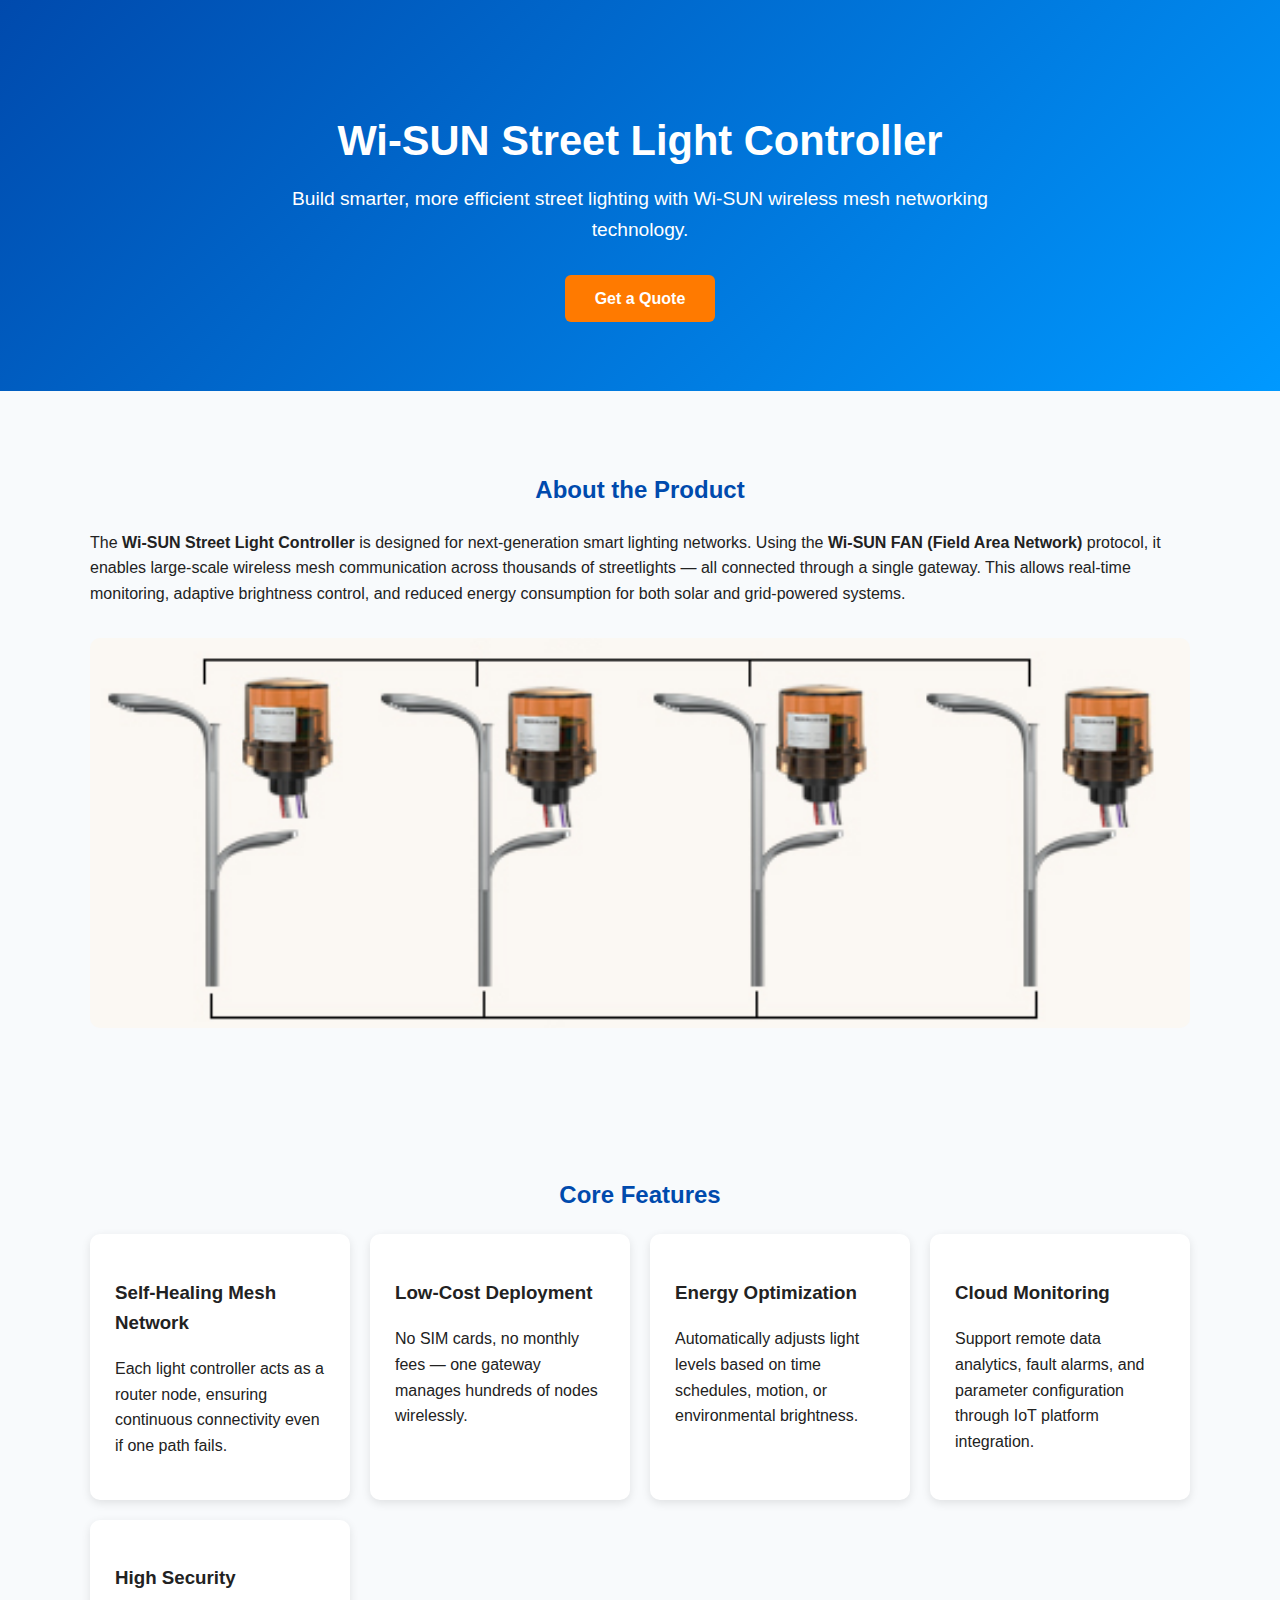
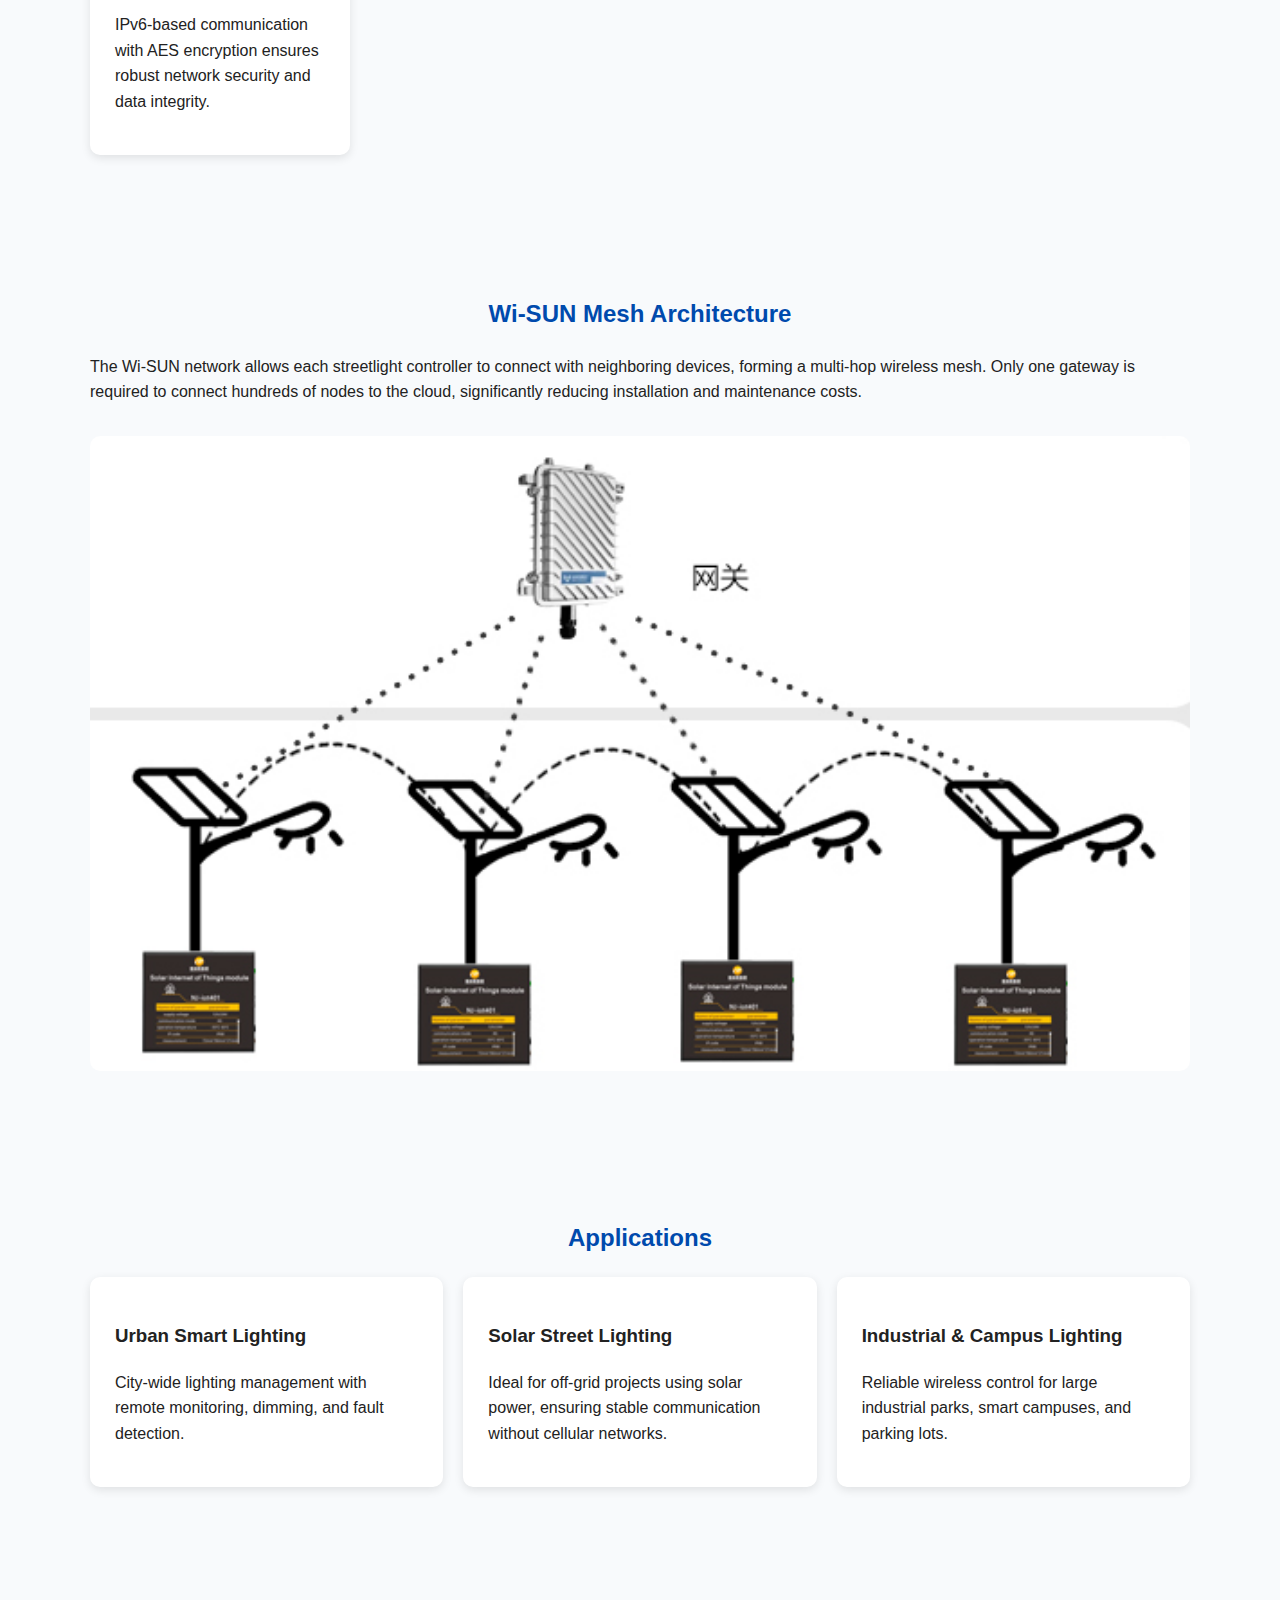
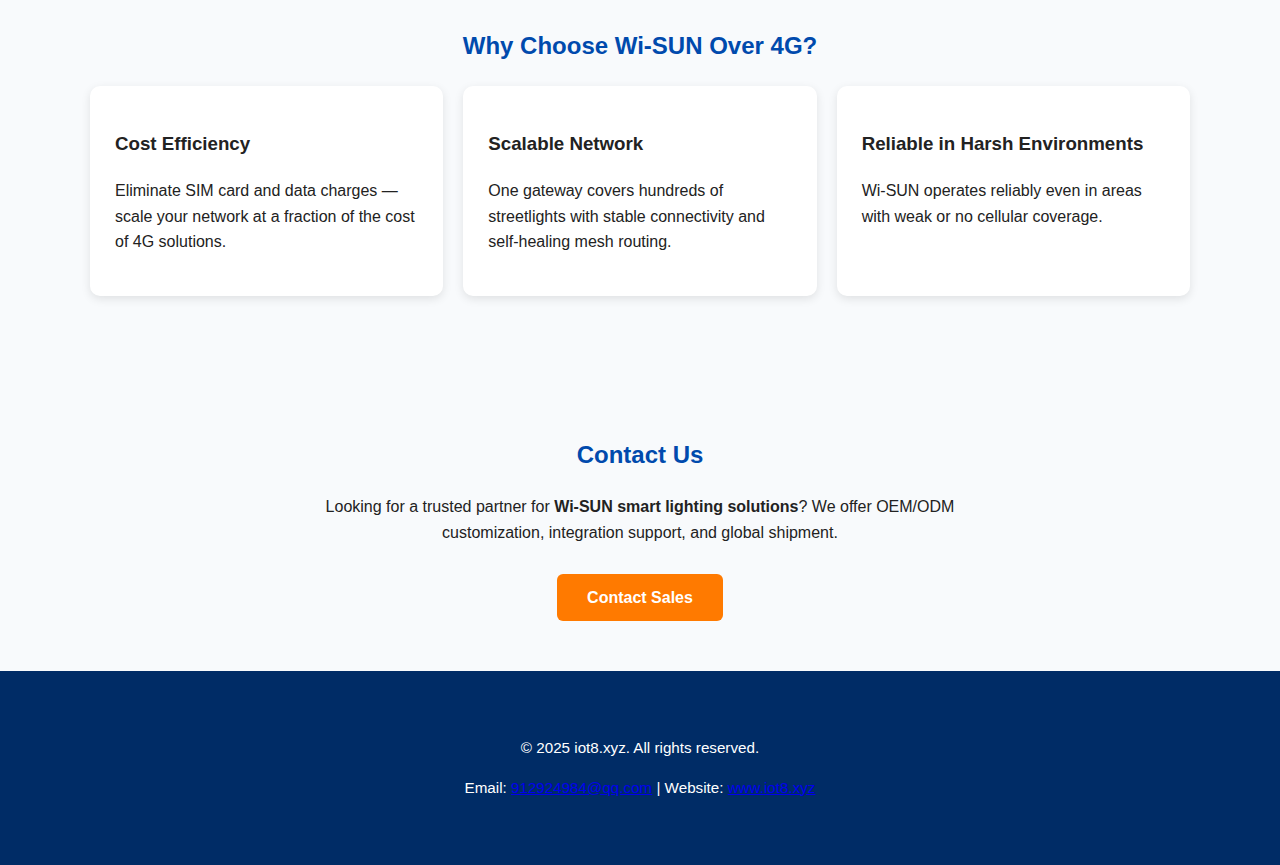
<file: index.html>
<!DOCTYPE html>
<html lang="en">
<head>
  <meta charset="UTF-8" />
  <meta name="viewport" content="width=device-width, initial-scale=1.0" />
  <meta name="description" content="Wi-SUN street light controller for smart city and solar lighting systems. Build a wireless mesh network for efficient, scalable, and cost-saving lighting management." />
  <meta name="keywords" content="Wi-SUN street light controller, smart lighting controller, IoT street lighting system, wireless mesh lighting, smart city lighting, solar street light controller" />
  <title>Wi-SUN Street Light Controller | Smart Lighting IoT Solution</title>

  <!-- ✅ Structured Data for Google Rich Results -->
  <script type="application/ld+json">
  {
    "@context": "https://schema.org/",
    "@type": "Product",
    "name": "Wi-SUN Street Light Controller",
    "image": "/images/wisun-controller.jpg",
    "description": "Smart Wi-SUN street light controller with wireless mesh networking, energy-saving management, and remote monitoring. Ideal for smart cities and solar lighting projects.",
    "brand": {
      "@type": "Brand",
      "name": ""
    },
    "sku": "WSN-LC100",
    "mpn": "WSN-LC100",
    "offers": {
      "@type": "Offer",
      "url": "/images/wisun-street-light-controller",
      "availability": "https://schema.org/InStock",
      "seller": {
        "@type": "Organization",
        "name": ""
      }
    }
  }
  </script>

  <style>
    body {
      font-family: "Roboto", Arial, sans-serif;
      line-height: 1.6;
      color: #222;
      margin: 0;
      background: #f8fafc;
    }
    header {
      background: linear-gradient(135deg, #004aad, #0099ff);
      color: #fff;
      text-align: center;
      padding: 80px 20px;
    }
    header h1 {
      font-size: 2.6rem;
      margin-bottom: 10px;
    }
    header p {
      font-size: 1.2rem;
      max-width: 700px;
      margin: 0 auto;
    }
    section {
      padding: 60px 20px;
      max-width: 1100px;
      margin: 0 auto;
    }
    h2 {
      color: #004aad;
      margin-bottom: 20px;
      text-align: center;
    }
    .features, .advantages, .applications {
      display: grid;
      grid-template-columns: repeat(auto-fit, minmax(260px, 1fr));
      gap: 20px;
    }
    .card {
      background: #fff;
      border-radius: 10px;
      box-shadow: 0 3px 10px rgba(0,0,0,0.1);
      padding: 25px;
      transition: transform 0.2s;
    }
    .card:hover {
      transform: translateY(-5px);
    }
    footer {
      background: #002c66;
      color: #fff;
      text-align: center;
      padding: 50px 20px;
      font-size: 0.95rem;
    }
    .cta {
      text-align: center;
      margin-top: 40px;
    }
    .cta a {
      background: #ff7a00;
      color: #fff;
      padding: 15px 30px;
      border-radius: 6px;
      font-weight: bold;
      text-decoration: none;
      transition: background 0.3s;
    }
    .cta a:hover {
      background: #ff9b33;
    }
    img {
      width: 100%;
      border-radius: 10px;
      margin-top: 15px;
    }
  </style>
</head>

<body>

  <!-- ===== HEADER ===== -->
  <header>
    <h1>Wi-SUN Street Light Controller</h1>
    <p>Build smarter, more efficient street lighting with Wi-SUN wireless mesh networking technology.</p>
    <div class="cta">
      <a href="#contact">Get a Quote</a>
    </div>
  </header>

  <!-- ===== INTRODUCTION ===== -->
  <section>
    <h2>About the Product</h2>
    <p>
      The <strong>Wi-SUN Street Light Controller</strong> is designed for next-generation smart lighting networks. 
      Using the <strong>Wi-SUN FAN (Field Area Network)</strong> protocol, it enables large-scale wireless mesh communication 
      across thousands of streetlights — all connected through a single gateway. 
      This allows real-time monitoring, adaptive brightness control, and reduced energy consumption for both solar and grid-powered systems.
    </p>
    <img src="images/wisun-controller.png" alt="Wi-SUN street light controller device" />
  </section>

  <!-- ===== FEATURES ===== -->
  <section>
    <h2>Core Features</h2>
    <div class="features">
      <div class="card">
        <h3>Self-Healing Mesh Network</h3>
        <p>Each light controller acts as a router node, ensuring continuous connectivity even if one path fails.</p>
      </div>
      <div class="card">
        <h3>Low-Cost Deployment</h3>
        <p>No SIM cards, no monthly fees — one gateway manages hundreds of nodes wirelessly.</p>
      </div>
      <div class="card">
        <h3>Energy Optimization</h3>
        <p>Automatically adjusts light levels based on time schedules, motion, or environmental brightness.</p>
      </div>
      <div class="card">
        <h3>Cloud Monitoring</h3>
        <p>Support remote data analytics, fault alarms, and parameter configuration through IoT platform integration.</p>
      </div>
      <div class="card">
        <h3>High Security</h3>
        <p>IPv6-based communication with AES encryption ensures robust network security and data integrity.</p>
      </div>
    </div>
  </section>

  <!-- ===== NETWORK TOPOLOGY ===== -->
  <section>
    <h2>Wi-SUN Mesh Architecture</h2>
    <p>
      The Wi-SUN network allows each streetlight controller to connect with neighboring devices, 
      forming a multi-hop wireless mesh. Only one gateway is required to connect hundreds of nodes to the cloud, 
      significantly reducing installation and maintenance costs.
    </p>
    <img src="images/wisun-network-topology.png" alt="Wi-SUN mesh lighting network topology" />
  </section>

  <!-- ===== APPLICATIONS ===== -->
  <section>
    <h2>Applications</h2>
    <div class="applications">
      <div class="card">
        <h3>Urban Smart Lighting</h3>
        <p>City-wide lighting management with remote monitoring, dimming, and fault detection.</p>
      </div>
      <div class="card">
        <h3>Solar Street Lighting</h3>
        <p>Ideal for off-grid projects using solar power, ensuring stable communication without cellular networks.</p>
      </div>
      <div class="card">
        <h3>Industrial & Campus Lighting</h3>
        <p>Reliable wireless control for large industrial parks, smart campuses, and parking lots.</p>
      </div>
    </div>
  </section>

  <!-- ===== COMPARISON ===== -->
  <section>
    <h2>Why Choose Wi-SUN Over 4G?</h2>
    <div class="advantages">
      <div class="card">
        <h3>Cost Efficiency</h3>
        <p>Eliminate SIM card and data charges — scale your network at a fraction of the cost of 4G solutions.</p>
      </div>
      <div class="card">
        <h3>Scalable Network</h3>
        <p>One gateway covers hundreds of streetlights with stable connectivity and self-healing mesh routing.</p>
      </div>
      <div class="card">
        <h3>Reliable in Harsh Environments</h3>
        <p>Wi-SUN operates reliably even in areas with weak or no cellular coverage.</p>
      </div>
    </div>
  </section>

  <!-- ===== CTA ===== -->
  <section id="contact">
    <h2>Contact Us</h2>
    <p style="text-align:center; max-width:700px; margin:auto;">
      Looking for a trusted partner for <strong>Wi-SUN smart lighting solutions</strong>?  
      We offer OEM/ODM customization, integration support, and global shipment.
    </p>
    <div class="cta">
      <a href="mailto:912924984@qq.com">Contact Sales</a>
    </div>
  </section>

  <!-- ===== FOOTER ===== -->
  <footer>
    <p>© 2025 iot8.xyz. All rights reserved.</p>
    <p>Email: <a href="mailto:912924984@qq.com">912924984@qq.com</a> | Website: <a href="https://iot8.xyz/">www.iot8.xyz</a></p>
  </footer>

</body>
</html>
</file>
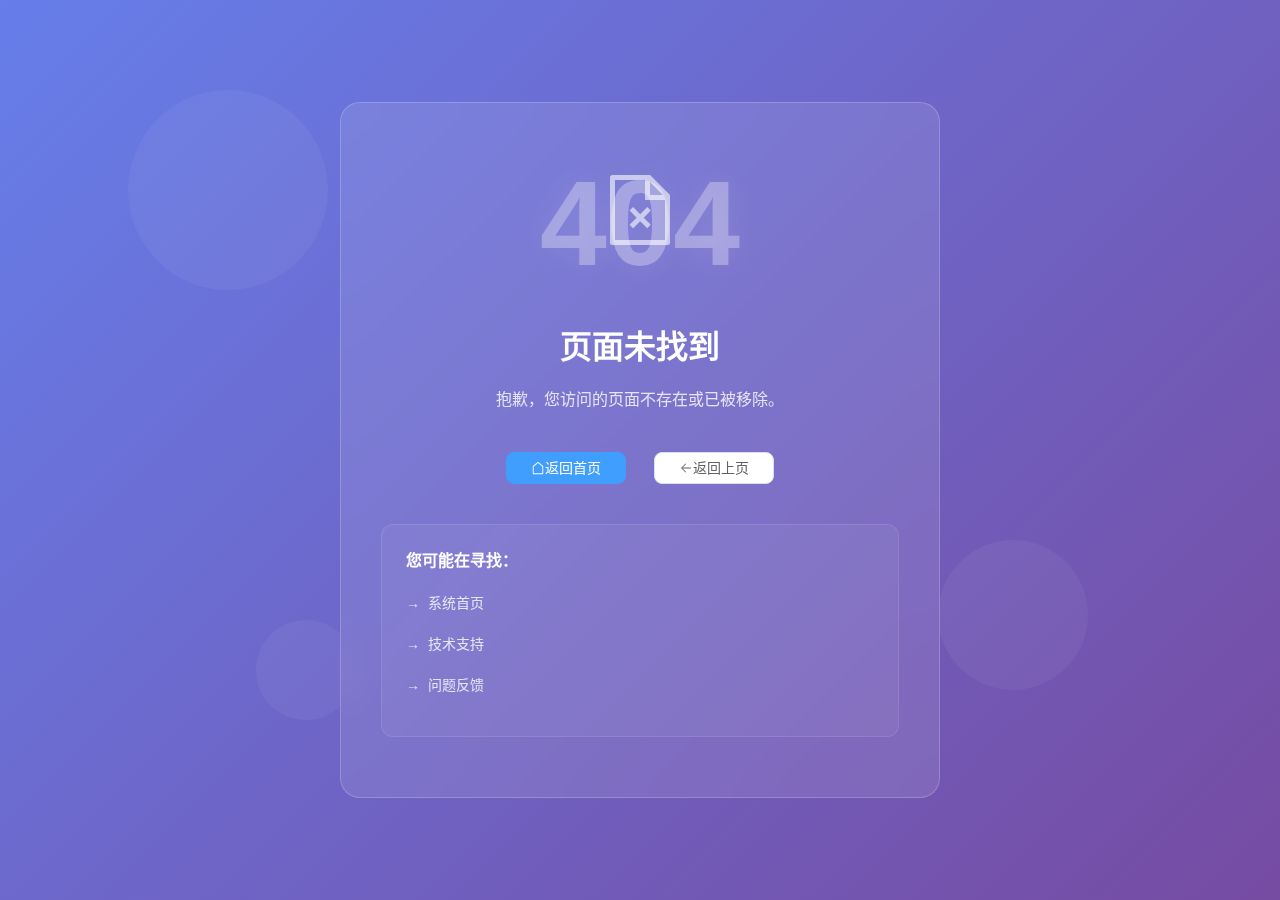
<file: solarweb/index.html>
<!DOCTYPE html>
<html lang="zh-CN">
  <head>
    <meta charset="UTF-8" />
    <link rel="icon" type="image/svg+xml" href="/vite.svg" />
    <meta name="viewport" content="width=device-width, initial-scale=1.0" />
    <title>物联网路灯后台管理系统</title>
    <script type="module" crossorigin src="/solarweb/assets/index-vQ7QYx1H.js"></script>
    <link rel="stylesheet" crossorigin href="/solarweb/assets/index-BzPpojER.css">
  </head>
  <body>
    <div id="app"></div>
  </body>
</html>
</file>
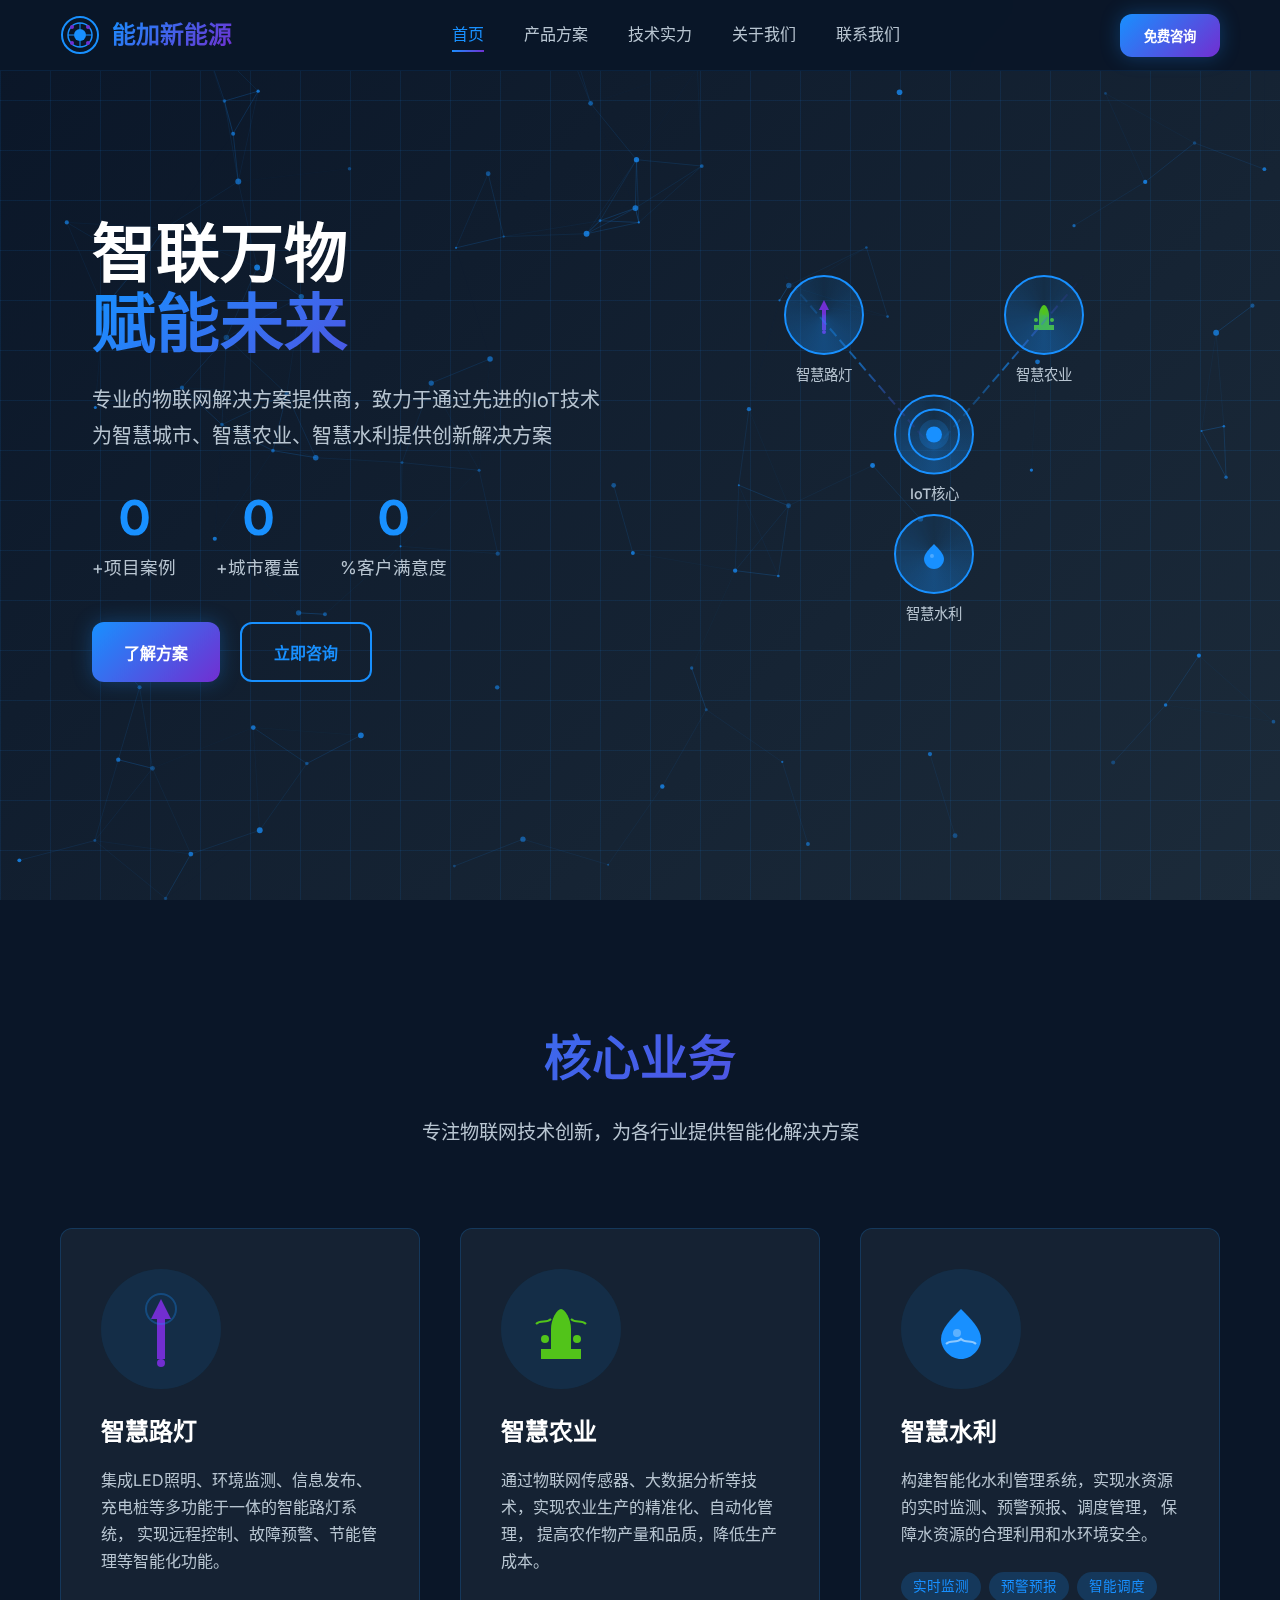
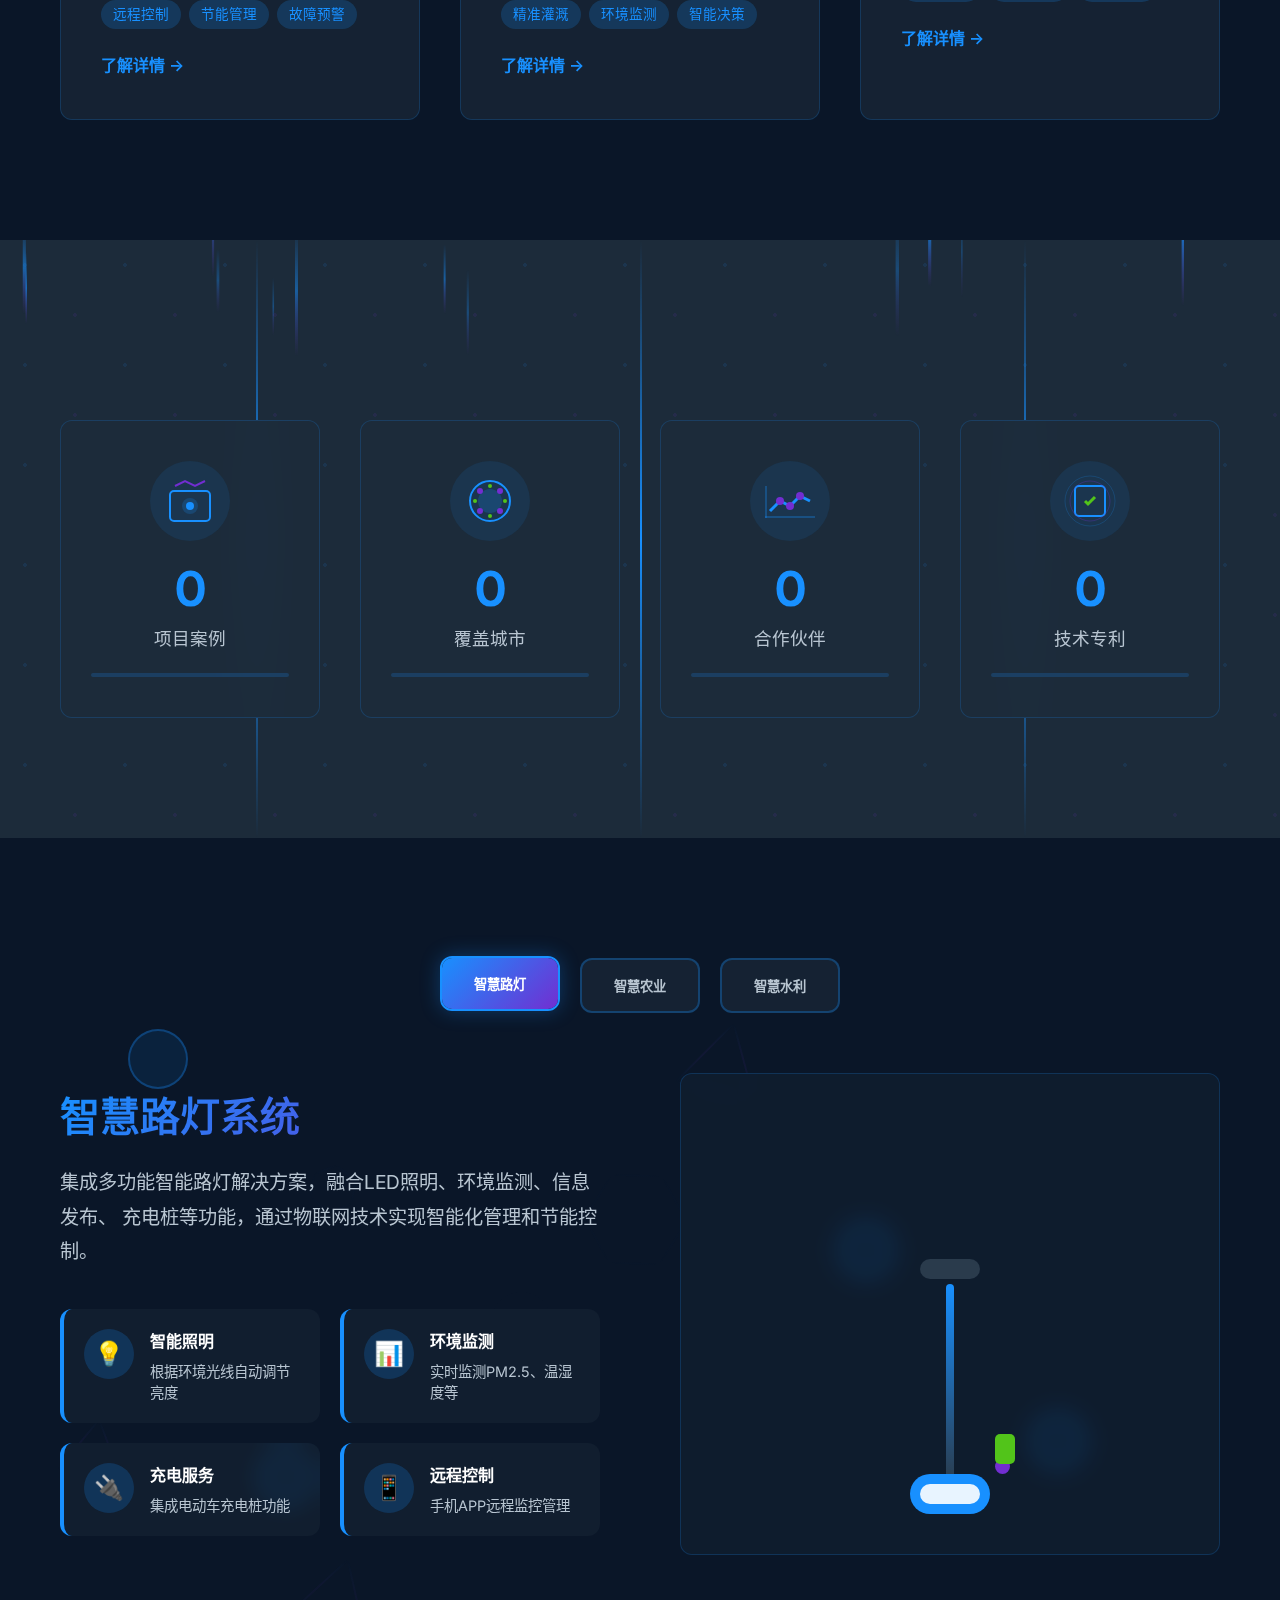
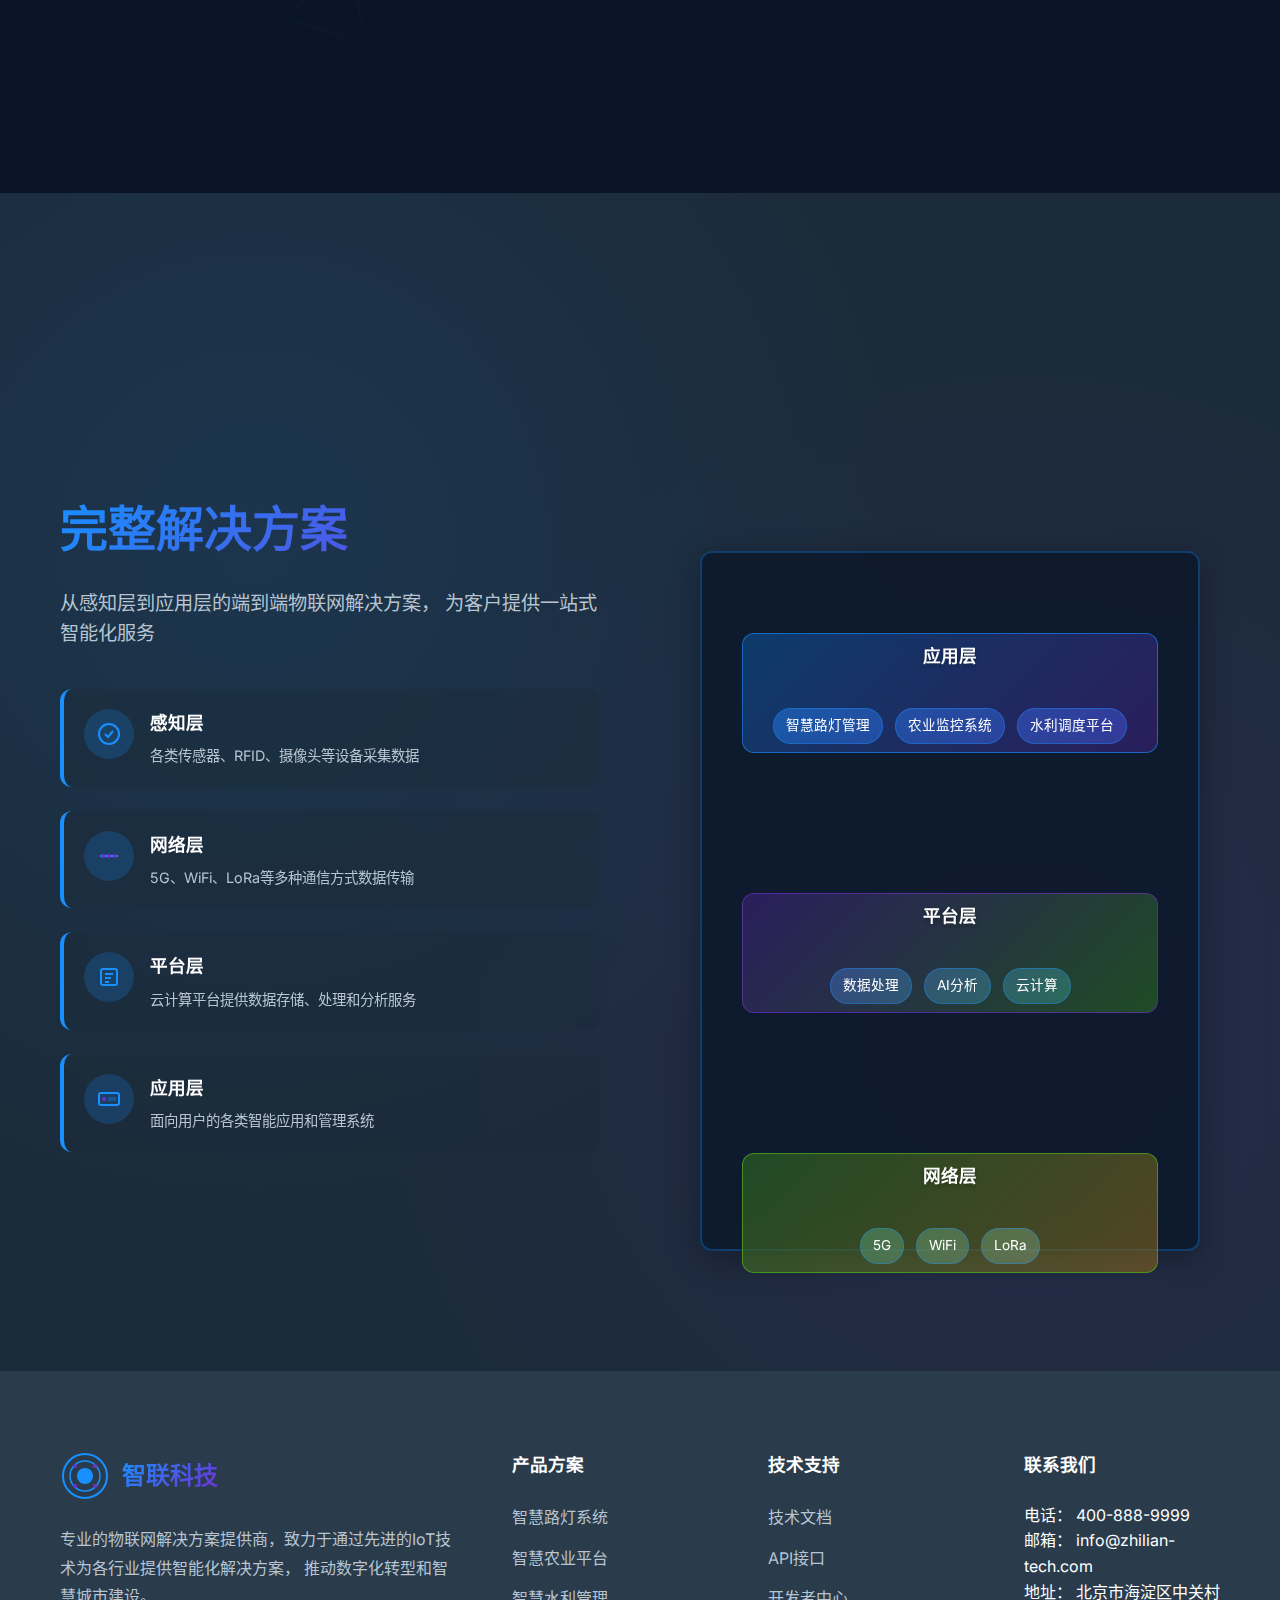
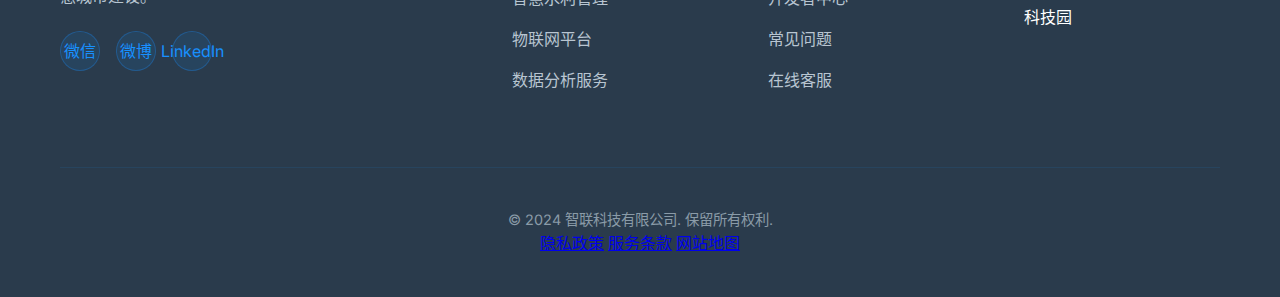
<file: website/index.html>
<!DOCTYPE html>
<html lang="zh-CN">
<head>
    <meta charset="UTF-8">
    <meta name="viewport" content="width=device-width, initial-scale=1.0">
    <title>智联科技 - 物联网解决方案专家</title>
    <meta name="description" content="专业的物联网解决方案提供商，专注智慧路灯、智慧农业、智慧水利等领域">
    <link rel="stylesheet" href="styles.css">
    <link rel="preconnect" href="https://fonts.googleapis.com">
    <link rel="preconnect" href="https://fonts.gstatic.com" crossorigin>
    <link href="https://fonts.googleapis.com/css2?family=Inter:wght@300;400;500;600;700&display=swap" rel="stylesheet">
</head>
<body>
    <!-- 顶部导航栏 -->
    <nav class="navbar">
        <div class="nav-container">
            <div class="nav-logo">
                <svg width="40" height="40" viewBox="0 0 40 40" fill="none">
                    <circle cx="20" cy="20" r="18" stroke="#1890FF" stroke-width="2"/>
                    <circle cx="20" cy="20" r="12" stroke="#1890FF" stroke-width="1.5"/>
                    <circle cx="20" cy="20" r="6" fill="#1890FF"/>
                    <circle cx="12" cy="12" r="2" fill="#722ED1"/>
                    <circle cx="28" cy="12" r="2" fill="#722ED1"/>
                    <circle cx="12" cy="28" r="2" fill="#722ED1"/>
                    <circle cx="28" cy="28" r="2" fill="#722ED1"/>
                    <line x1="20" y1="8" x2="20" y2="14" stroke="#1890FF" stroke-width="1"/>
                    <line x1="32" y1="20" x2="26" y2="20" stroke="#1890FF" stroke-width="1"/>
                    <line x1="20" y1="32" x2="20" y2="26" stroke="#1890FF" stroke-width="1"/>
                    <line x1="8" y1="20" x2="14" y2="20" stroke="#1890FF" stroke-width="1"/>
                </svg>
                <span class="logo-text">能加新能源</span>
            </div>
            <ul class="nav-menu">
                <li><a href="#home" class="nav-link active">首页</a></li>
                <li><a href="#products" class="nav-link">产品方案</a></li>
                <li><a href="#technology" class="nav-link">技术实力</a></li>
                <li><a href="#about" class="nav-link">关于我们</a></li>
                <li><a href="#contact" class="nav-link">联系我们</a></li>
            </ul>
            <button class="nav-cta">免费咨询</button>
            <div class="mobile-menu-toggle">
                <span></span>
                <span></span>
                <span></span>
            </div>
        </div>
    </nav>

    <!-- 英雄区域 -->
    <section class="hero" id="home">
        <div class="hero-background">
            <canvas id="particleCanvas"></canvas>
            <div class="hero-grid"></div>
        </div>
        <div class="hero-container">
            <div class="hero-content">
                <h1 class="hero-title">
                    <span class="title-main">智联万物</span>
                    <span class="title-accent">赋能未来</span>
                </h1>
                <p class="hero-subtitle">
                    专业的物联网解决方案提供商，致力于通过先进的IoT技术
                    <br>为智慧城市、智慧农业、智慧水利提供创新解决方案
                </p>
                <div class="hero-stats">
                    <div class="stat-item">
                        <span class="stat-number" data-target="500">0</span>
                        <span class="stat-label">+项目案例</span>
                    </div>
                    <div class="stat-item">
                        <span class="stat-number" data-target="50">0</span>
                        <span class="stat-label">+城市覆盖</span>
                    </div>
                    <div class="stat-item">
                        <span class="stat-number" data-target="98">0</span>
                        <span class="stat-label">%客户满意度</span>
                    </div>
                </div>
                <div class="hero-actions">
                    <button class="btn-primary">了解方案</button>
                    <button class="btn-secondary">立即咨询</button>
                </div>
            </div>
            <div class="hero-visual">
                <div class="iot-network">
                    <div class="network-node central-node">
                        <div class="node-icon">
                            <svg width="60" height="60" viewBox="0 0 60 60" fill="none">
                                <circle cx="30" cy="30" r="25" stroke="#1890FF" stroke-width="2"/>
                                <circle cx="30" cy="30" r="15" fill="#1890FF" opacity="0.2"/>
                                <circle cx="30" cy="30" r="8" fill="#1890FF"/>
                            </svg>
                        </div>
                        <span class="node-label">IoT核心</span>
                    </div>
                    <div class="network-node smart-light">
                        <div class="node-icon">
                            <svg width="40" height="40" viewBox="0 0 40 40" fill="none">
                                <path d="M20 5L25 15H15L20 5Z" fill="#722ED1"/>
                                <rect x="18" y="15" width="4" height="20" fill="#722ED1"/>
                                <circle cx="20" cy="37" r="2" fill="#722ED1"/>
                            </svg>
                        </div>
                        <span class="node-label">智慧路灯</span>
                    </div>
                    <div class="network-node smart-farm">
                        <div class="node-icon">
                            <svg width="40" height="40" viewBox="0 0 40 40" fill="none">
                                <path d="M10 30H30V35H10V30Z" fill="#52C41A"/>
                                <path d="M15 20C15 15 18 10 20 10C22 10 25 15 25 20V30H15V20Z" fill="#52C41A"/>
                                <circle cx="12" cy="25" r="2" fill="#52C41A"/>
                                <circle cx="28" cy="25" r="2" fill="#52C41A"/>
                            </svg>
                        </div>
                        <span class="node-label">智慧农业</span>
                    </div>
                    <div class="network-node smart-water">
                        <div class="node-icon">
                            <svg width="40" height="40" viewBox="0 0 40 40" fill="none">
                                <path d="M20 10C15 15 10 20 10 25C10 30 14.5 35 20 35C25.5 35 30 30 30 25C30 20 25 15 20 10Z" fill="#1890FF"/>
                                <circle cx="18" cy="22" r="2" fill="#ffffff" opacity="0.3"/>
                            </svg>
                        </div>
                        <span class="node-label">智慧水利</span>
                    </div>
                    <svg class="connection-lines" width="100%" height="100%">
                        <defs>
                            <linearGradient id="lineGradient" x1="0%" y1="0%" x2="100%" y2="0%">
                                <stop offset="0%" style="stop-color:#1890FF;stop-opacity:0"/>
                                <stop offset="50%" style="stop-color:#1890FF;stop-opacity:1"/>
                                <stop offset="100%" style="stop-color:#722ED1;stop-opacity:0"/>
                            </linearGradient>
                        </defs>
                    </svg>
                </div>
            </div>
        </div>
    </section>

    <!-- 核心业务展示 -->
    <section class="business-section" id="products">
        <div class="container">
            <div class="section-header">
                <h2 class="section-title">核心业务</h2>
                <p class="section-subtitle">专注物联网技术创新，为各行业提供智能化解决方案</p>
            </div>
            <div class="business-grid">
                <div class="business-card" data-business="smart-light">
                    <div class="card-background"></div>
                    <div class="card-icon">
                        <svg width="80" height="80" viewBox="0 0 80 80" fill="none">
                            <path d="M40 10L50 30H30L40 10Z" fill="#722ED1"/>
                            <rect x="36" y="30" width="8" height="40" fill="#722ED1"/>
                            <circle cx="40" cy="74" r="4" fill="#722ED1"/>
                            <circle cx="40" cy="20" r="15" stroke="#1890FF" stroke-width="2" fill="none" opacity="0.3"/>
                        </svg>
                    </div>
                    <h3 class="card-title">智慧路灯</h3>
                    <p class="card-description">
                        集成LED照明、环境监测、信息发布、充电桩等多功能于一体的智能路灯系统，
                        实现远程控制、故障预警、节能管理等智能化功能。
                    </p>
                    <div class="card-features">
                        <span class="feature-tag">远程控制</span>
                        <span class="feature-tag">节能管理</span>
                        <span class="feature-tag">故障预警</span>
                    </div>
                    <a href="#" class="card-link">了解详情 →</a>
                </div>

                <div class="business-card" data-business="smart-farm">
                    <div class="card-background"></div>
                    <div class="card-icon">
                        <svg width="80" height="80" viewBox="0 0 80 80" fill="none">
                            <path d="M20 60H60V70H20V60Z" fill="#52C41A"/>
                            <path d="M30 40C30 30 36 20 40 20C44 20 50 30 50 40V60H30V40Z" fill="#52C41A"/>
                            <circle cx="24" cy="50" r="4" fill="#52C41A"/>
                            <circle cx="56" cy="50" r="4" fill="#52C41A"/>
                            <path d="M15 35C20 30 25 35 30 30" stroke="#52C41A" stroke-width="2" fill="none"/>
                            <path d="M50 30C55 35 60 30 65 35" stroke="#52C41A" stroke-width="2" fill="none"/>
                        </svg>
                    </div>
                    <h3 class="card-title">智慧农业</h3>
                    <p class="card-description">
                        通过物联网传感器、大数据分析等技术，实现农业生产的精准化、自动化管理，
                        提高农作物产量和品质，降低生产成本。
                    </p>
                    <div class="card-features">
                        <span class="feature-tag">精准灌溉</span>
                        <span class="feature-tag">环境监测</span>
                        <span class="feature-tag">智能决策</span>
                    </div>
                    <a href="#" class="card-link">了解详情 →</a>
                </div>

                <div class="business-card" data-business="smart-water">
                    <div class="card-background"></div>
                    <div class="card-icon">
                        <svg width="80" height="80" viewBox="0 0 80 80" fill="none">
                            <path d="M40 20C30 30 20 40 20 50C20 60 29 70 40 70C51 70 60 60 60 50C60 40 50 30 40 20Z" fill="#1890FF"/>
                            <circle cx="36" cy="44" r="4" fill="#ffffff" opacity="0.3"/>
                            <path d="M25 55C30 50 35 55 40 50C45 55 50 50 55 55" stroke="#ffffff" stroke-width="2" fill="none" opacity="0.5"/>
                        </svg>
                    </div>
                    <h3 class="card-title">智慧水利</h3>
                    <p class="card-description">
                        构建智能化水利管理系统，实现水资源的实时监测、预警预报、调度管理，
                        保障水资源的合理利用和水环境安全。
                    </p>
                    <div class="card-features">
                        <span class="feature-tag">实时监测</span>
                        <span class="feature-tag">预警预报</span>
                        <span class="feature-tag">智能调度</span>
                    </div>
                    <a href="#" class="card-link">了解详情 →</a>
                </div>
            </div>
        </div>
    </section>

    <!-- 技术实力数据 -->
    <section class="stats-section" id="technology">
        <div class="stats-background">
            <canvas id="statsCanvas"></canvas>
            <div class="stats-grid-pattern"></div>
            <div class="data-streams">
                <div class="stream stream-1"></div>
                <div class="stream stream-2"></div>
                <div class="stream stream-3"></div>
                <div class="stream stream-4"></div>
            </div>
        </div>
        <div class="container">
            <div class="stats-grid">
                <div class="stat-card">
                    <div class="stat-icon">
                        <svg width="60" height="60" viewBox="0 0 60 60" fill="none">
                            <rect x="10" y="20" width="40" height="30" rx="4" stroke="#1890FF" stroke-width="2" fill="none"/>
                            <circle cx="30" cy="35" r="8" fill="#1890FF" opacity="0.2"/>
                            <circle cx="30" cy="35" r="4" fill="#1890FF"/>
                            <path d="M15 15L25 10L35 15L45 10" stroke="#722ED1" stroke-width="2" fill="none"/>
                        </svg>
                    </div>
                    <div class="stat-number" data-target="500">0</div>
                    <div class="stat-label">项目案例</div>
                    <div class="stat-progress">
                        <div class="progress-bar" data-width="85"></div>
                    </div>
                </div>

                <div class="stat-card">
                    <div class="stat-icon">
                        <svg width="60" height="60" viewBox="0 0 60 60" fill="none">
                            <circle cx="30" cy="30" r="20" stroke="#1890FF" stroke-width="2" fill="none"/>
                            <circle cx="30" cy="30" r="12" fill="#1890FF" opacity="0.2"/>
                            <circle cx="20" cy="20" r="3" fill="#722ED1"/>
                            <circle cx="40" cy="20" r="3" fill="#722ED1"/>
                            <circle cx="20" cy="40" r="3" fill="#722ED1"/>
                            <circle cx="40" cy="40" r="3" fill="#722ED1"/>
                            <circle cx="30" cy="15" r="2" fill="#52C41A"/>
                            <circle cx="45" cy="30" r="2" fill="#52C41A"/>
                            <circle cx="30" cy="45" r="2" fill="#52C41A"/>
                            <circle cx="15" cy="30" r="2" fill="#52C41A"/>
                        </svg>
                    </div>
                    <div class="stat-number" data-target="50">0</div>
                    <div class="stat-label">覆盖城市</div>
                    <div class="stat-progress">
                        <div class="progress-bar" data-width="75"></div>
                    </div>
                </div>

                <div class="stat-card">
                    <div class="stat-icon">
                        <svg width="60" height="60" viewBox="0 0 60 60" fill="none">
                            <path d="M10 40L20 30L30 35L40 25L50 30" stroke="#1890FF" stroke-width="3" fill="none"/>
                            <circle cx="20" cy="30" r="4" fill="#722ED1"/>
                            <circle cx="30" cy="35" r="4" fill="#722ED1"/>
                            <circle cx="40" cy="25" r="4" fill="#722ED1"/>
                            <rect x="5" y="45" width="50" height="2" fill="#1890FF" opacity="0.3"/>
                            <rect x="5" y="15" width="2" height="32" fill="#1890FF" opacity="0.3"/>
                        </svg>
                    </div>
                    <div class="stat-number" data-target="200">0</div>
                    <div class="stat-label">合作伙伴</div>
                    <div class="stat-progress">
                        <div class="progress-bar" data-width="90"></div>
                    </div>
                </div>

                <div class="stat-card">
                    <div class="stat-icon">
                        <svg width="60" height="60" viewBox="0 0 60 60" fill="none">
                            <rect x="15" y="15" width="30" height="30" rx="4" stroke="#1890FF" stroke-width="2" fill="none"/>
                            <path d="M25 30L28 33L35 26" stroke="#52C41A" stroke-width="3" fill="none"/>
                            <circle cx="30" cy="30" r="20" stroke="#722ED1" stroke-width="1" fill="none" opacity="0.3"/>
                            <circle cx="30" cy="30" r="25" stroke="#1890FF" stroke-width="1" fill="none" opacity="0.2"/>
                        </svg>
                    </div>
                    <div class="stat-number" data-target="120">0</div>
                    <div class="stat-label">技术专利</div>
                    <div class="stat-progress">
                        <div class="progress-bar" data-width="95"></div>
                    </div>
                </div>
            </div>
        </div>
    </section>

    <!-- 产品详情展示区域 -->
    <section class="product-showcase" id="showcase">
        <div class="showcase-background">
            <canvas id="showcaseCanvas"></canvas>
            <div class="floating-elements">
                <div class="float-element" data-speed="2"></div>
                <div class="float-element" data-speed="1.5"></div>
                <div class="float-element" data-speed="3"></div>
                <div class="float-element" data-speed="2.5"></div>
            </div>
        </div>
        <div class="container">
            <div class="showcase-content">
                <div class="showcase-nav">
                    <button class="showcase-tab active" data-product="smart-light">智慧路灯</button>
                    <button class="showcase-tab" data-product="smart-farm">智慧农业</button>
                    <button class="showcase-tab" data-product="smart-water">智慧水利</button>
                </div>
                
                <div class="showcase-details">
                    <div class="product-detail active" data-product="smart-light">
                        <div class="detail-content">
                            <div class="detail-text">
                                <h3 class="detail-title">智慧路灯系统</h3>
                                <p class="detail-description">
                                    集成多功能智能路灯解决方案，融合LED照明、环境监测、信息发布、
                                    充电桩等功能，通过物联网技术实现智能化管理和节能控制。
                                </p>
                                <div class="detail-features">
                                    <div class="feature-grid">
                                        <div class="feature-point">
                                            <div class="feature-icon">💡</div>
                                            <div class="feature-info">
                                                <h4>智能照明</h4>
                                                <p>根据环境光线自动调节亮度</p>
                                            </div>
                                        </div>
                                        <div class="feature-point">
                                            <div class="feature-icon">📊</div>
                                            <div class="feature-info">
                                                <h4>环境监测</h4>
                                                <p>实时监测PM2.5、温湿度等</p>
                                            </div>
                                        </div>
                                        <div class="feature-point">
                                            <div class="feature-icon">🔌</div>
                                            <div class="feature-info">
                                                <h4>充电服务</h4>
                                                <p>集成电动车充电桩功能</p>
                                            </div>
                                        </div>
                                        <div class="feature-point">
                                            <div class="feature-icon">📱</div>
                                            <div class="feature-info">
                                                <h4>远程控制</h4>
                                                <p>手机APP远程监控管理</p>
                                            </div>
                                        </div>
                                    </div>
                                </div>
                            </div>
                            <div class="detail-visual">
                                <div class="product-model">
                                    <div class="model-container">
                                        <div class="light-pole">
                                            <div class="pole-base"></div>
                                            <div class="pole-body"></div>
                                            <div class="light-head">
                                                <div class="led-panel"></div>
                                                <div class="sensor-array"></div>
                                            </div>
                                            <div class="charging-port"></div>
                                        </div>
                                        <div class="signal-waves">
                                            <div class="wave"></div>
                                            <div class="wave"></div>
                                            <div class="wave"></div>
                                        </div>
                                    </div>
                                </div>
                            </div>
                        </div>
                    </div>
                    
                    <div class="product-detail" data-product="smart-farm">
                        <div class="detail-content">
                            <div class="detail-text">
                                <h3 class="detail-title">智慧农业平台</h3>
                                <p class="detail-description">
                                    基于物联网技术的精准农业管理系统，通过传感器网络、大数据分析
                                    和人工智能，实现农业生产的智能化、精准化管理。
                                </p>
                                <div class="detail-features">
                                    <div class="feature-grid">
                                        <div class="feature-point">
                                            <div class="feature-icon">🌱</div>
                                            <div class="feature-info">
                                                <h4>精准灌溉</h4>
                                                <p>智能控制灌溉系统节水增效</p>
                                            </div>
                                        </div>
                                        <div class="feature-point">
                                            <div class="feature-icon">🌡️</div>
                                            <div class="feature-info">
                                                <h4>环境监控</h4>
                                                <p>实时监测土壤、气候条件</p>
                                            </div>
                                        </div>
                                        <div class="feature-point">
                                            <div class="feature-icon">🤖</div>
                                            <div class="feature-info">
                                                <h4>AI决策</h4>
                                                <p>智能分析提供种植建议</p>
                                            </div>
                                        </div>
                                        <div class="feature-point">
                                            <div class="feature-icon">📈</div>
                                            <div class="feature-info">
                                                <h4>产量预测</h4>
                                                <p>大数据分析预测作物产量</p>
                                            </div>
                                        </div>
                                    </div>
                                </div>
                            </div>
                            <div class="detail-visual">
                                <div class="product-model">
                                    <div class="farm-scene">
                                        <div class="crop-rows">
                                            <div class="crop-row"></div>
                                            <div class="crop-row"></div>
                                            <div class="crop-row"></div>
                                        </div>
                                        <div class="sensors">
                                            <div class="sensor soil-sensor"></div>
                                            <div class="sensor weather-station"></div>
                                            <div class="sensor camera-sensor"></div>
                                        </div>
                                        <div class="irrigation-system">
                                            <div class="sprinkler"></div>
                                            <div class="water-drops"></div>
                                        </div>
                                    </div>
                                </div>
                            </div>
                        </div>
                    </div>
                    
                    <div class="product-detail" data-product="smart-water">
                        <div class="detail-content">
                            <div class="detail-text">
                                <h3 class="detail-title">智慧水利管理</h3>
                                <p class="detail-description">
                                    构建智能化水利管理体系，通过物联网传感器、大数据分析等技术，
                                    实现水资源的智能监测、预警和调度管理。
                                </p>
                                <div class="detail-features">
                                    <div class="feature-grid">
                                        <div class="feature-point">
                                            <div class="feature-icon">💧</div>
                                            <div class="feature-info">
                                                <h4>水位监测</h4>
                                                <p>实时监测河流湖泊水位变化</p>
                                            </div>
                                        </div>
                                        <div class="feature-point">
                                            <div class="feature-icon">⚠️</div>
                                            <div class="feature-info">
                                                <h4>预警系统</h4>
                                                <p>洪涝干旱智能预警预报</p>
                                            </div>
                                        </div>
                                        <div class="feature-point">
                                            <div class="feature-icon">🎛️</div>
                                            <div class="feature-info">
                                                <h4>智能调度</h4>
                                                <p>水闸泵站自动化控制调度</p>
                                            </div>
                                        </div>
                                        <div class="feature-point">
                                            <div class="feature-icon">🔍</div>
                                            <div class="feature-info">
                                                <h4>水质检测</h4>
                                                <p>多参数水质在线监测分析</p>
                                            </div>
                                        </div>
                                    </div>
                                </div>
                            </div>
                            <div class="detail-visual">
                                <div class="product-model">
                                    <div class="water-system">
                                        <div class="reservoir">
                                            <div class="water-surface"></div>
                                            <div class="water-level-indicator"></div>
                                        </div>
                                        <div class="monitoring-stations">
                                            <div class="station water-quality"></div>
                                            <div class="station flow-meter"></div>
                                            <div class="station weather-buoy"></div>
                                        </div>
                                        <div class="control-gates">
                                            <div class="gate"></div>
                                            <div class="water-flow"></div>
                                        </div>
                                    </div>
                                </div>
                            </div>
                        </div>
                    </div>
                </div>
            </div>
        </div>
    </section>

    <!-- 解决方案预览 -->
    <section class="solution-section">
        <div class="solution-background">
            <canvas id="solutionCanvas"></canvas>
            <div class="geometric-shapes">
                <div class="shape hexagon"></div>
                <div class="shape triangle"></div>
                <div class="shape circle"></div>
                <div class="shape square"></div>
            </div>
        </div>
        <div class="container">
            <div class="solution-content">
                <div class="solution-text">
                    <h2 class="section-title">完整解决方案</h2>
                    <p class="section-subtitle">
                        从感知层到应用层的端到端物联网解决方案，
                        为客户提供一站式智能化服务
                    </p>
                    <div class="solution-features">
                        <div class="feature-item">
                            <div class="feature-icon">
                                <svg width="24" height="24" viewBox="0 0 24 24" fill="none">
                                    <circle cx="12" cy="12" r="10" stroke="#1890FF" stroke-width="2"/>
                                    <path d="M8 12L11 15L16 9" stroke="#1890FF" stroke-width="2" fill="none"/>
                                </svg>
                            </div>
                            <div class="feature-content">
                                <h4>感知层</h4>
                                <p>各类传感器、RFID、摄像头等设备采集数据</p>
                            </div>
                        </div>
                        <div class="feature-item">
                            <div class="feature-icon">
                                <svg width="24" height="24" viewBox="0 0 24 24" fill="none">
                                    <rect x="3" y="11" width="18" height="2" fill="#1890FF"/>
                                    <circle cx="6" cy="12" r="2" fill="#722ED1"/>
                                    <circle cx="12" cy="12" r="2" fill="#722ED1"/>
                                    <circle cx="18" cy="12" r="2" fill="#722ED1"/>
                                </svg>
                            </div>
                            <div class="feature-content">
                                <h4>网络层</h4>
                                <p>5G、WiFi、LoRa等多种通信方式数据传输</p>
                            </div>
                        </div>
                        <div class="feature-item">
                            <div class="feature-icon">
                                <svg width="24" height="24" viewBox="0 0 24 24" fill="none">
                                    <rect x="4" y="4" width="16" height="16" rx="2" stroke="#1890FF" stroke-width="2" fill="none"/>
                                    <rect x="8" y="8" width="8" height="2" fill="#1890FF"/>
                                    <rect x="8" y="12" width="6" height="2" fill="#1890FF"/>
                                    <rect x="8" y="16" width="4" height="2" fill="#1890FF"/>
                                </svg>
                            </div>
                            <div class="feature-content">
                                <h4>平台层</h4>
                                <p>云计算平台提供数据存储、处理和分析服务</p>
                            </div>
                        </div>
                        <div class="feature-item">
                            <div class="feature-icon">
                                <svg width="24" height="24" viewBox="0 0 24 24" fill="none">
                                    <rect x="2" y="6" width="20" height="12" rx="2" stroke="#1890FF" stroke-width="2" fill="none"/>
                                    <circle cx="7" cy="12" r="2" fill="#722ED1"/>
                                    <rect x="11" y="10" width="8" height="4" fill="#1890FF" opacity="0.3"/>
                                </svg>
                            </div>
                            <div class="feature-content">
                                <h4>应用层</h4>
                                <p>面向用户的各类智能应用和管理系统</p>
                            </div>
                        </div>
                    </div>
                </div>
                <div class="solution-visual">
                    <div class="architecture-diagram">
                        <div class="arch-layer" data-layer="application">
                            <div class="layer-title">应用层</div>
                            <div class="layer-nodes">
                                <div class="arch-node">智慧路灯管理</div>
                                <div class="arch-node">农业监控系统</div>
                                <div class="arch-node">水利调度平台</div>
                            </div>
                        </div>
                        <div class="arch-layer" data-layer="platform">
                            <div class="layer-title">平台层</div>
                            <div class="layer-nodes">
                                <div class="arch-node">数据处理</div>
                                <div class="arch-node">AI分析</div>
                                <div class="arch-node">云计算</div>
                            </div>
                        </div>
                        <div class="arch-layer" data-layer="network">
                            <div class="layer-title">网络层</div>
                            <div class="layer-nodes">
                                <div class="arch-node">5G</div>
                                <div class="arch-node">WiFi</div>
                                <div class="arch-node">LoRa</div>
                            </div>
                        </div>
                        <div class="arch-layer" data-layer="sensor">
                            <div class="layer-title">感知层</div>
                            <div class="layer-nodes">
                                <div class="arch-node">传感器</div>
                                <div class="arch-node">摄像头</div>
                                <div class="arch-node">RFID</div>
                            </div>
                        </div>
                        <svg class="data-flow" width="100%" height="100%">
                            <defs>
                                <linearGradient id="flowGradient" x1="0%" y1="0%" x2="0%" y2="100%">
                                    <stop offset="0%" style="stop-color:#1890FF;stop-opacity:1"/>
                                    <stop offset="100%" style="stop-color:#722ED1;stop-opacity:1"/>
                                </linearGradient>
                            </defs>
                        </svg>
                    </div>
                </div>
            </div>
        </div>
    </section>

    <!-- 底部信息区 -->
    <footer class="footer">
        <div class="footer-background">
            <div class="footer-grid-pattern"></div>
        </div>
        <div class="container">
            <div class="footer-content">
                <div class="footer-section">
                    <div class="footer-logo">
                        <svg width="50" height="50" viewBox="0 0 50 50" fill="none">
                            <circle cx="25" cy="25" r="22" stroke="#1890FF" stroke-width="2"/>
                            <circle cx="25" cy="25" r="15" stroke="#1890FF" stroke-width="1.5"/>
                            <circle cx="25" cy="25" r="8" fill="#1890FF"/>
                            <circle cx="15" cy="15" r="2" fill="#722ED1"/>
                            <circle cx="35" cy="15" r="2" fill="#722ED1"/>
                            <circle cx="15" cy="35" r="2" fill="#722ED1"/>
                            <circle cx="35" cy="35" r="2" fill="#722ED1"/>
                        </svg>
                        <span class="logo-text">智联科技</span>
                    </div>
                    <p class="footer-description">
                        专业的物联网解决方案提供商，致力于通过先进的IoT技术为各行业提供智能化解决方案，
                        推动数字化转型和智慧城市建设。
                    </p>
                    <div class="social-links">
                        <a href="#" class="social-link">微信</a>
                        <a href="#" class="social-link">微博</a>
                        <a href="#" class="social-link">LinkedIn</a>
                    </div>
                </div>
                <div class="footer-section">
                    <h4 class="footer-title">产品方案</h4>
                    <ul class="footer-links">
                        <li><a href="#">智慧路灯系统</a></li>
                        <li><a href="#">智慧农业平台</a></li>
                        <li><a href="#">智慧水利管理</a></li>
                        <li><a href="#">物联网平台</a></li>
                        <li><a href="#">数据分析服务</a></li>
                    </ul>
                </div>
                <div class="footer-section">
                    <h4 class="footer-title">技术支持</h4>
                    <ul class="footer-links">
                        <li><a href="#">技术文档</a></li>
                        <li><a href="#">API接口</a></li>
                        <li><a href="#">开发者中心</a></li>
                        <li><a href="#">常见问题</a></li>
                        <li><a href="#">在线客服</a></li>
                    </ul>
                </div>
                <div class="footer-section">
                    <h4 class="footer-title">联系我们</h4>
                    <div class="contact-info">
                        <div class="contact-item">
                            <span class="contact-label">电话：</span>
                            <span class="contact-value">400-888-9999</span>
                        </div>
                        <div class="contact-item">
                            <span class="contact-label">邮箱：</span>
                            <span class="contact-value">info@zhilian-tech.com</span>
                        </div>
                        <div class="contact-item">
                            <span class="contact-label">地址：</span>
                            <span class="contact-value">北京市海淀区中关村科技园</span>
                        </div>
                    </div>
                </div>
            </div>
            <div class="footer-bottom">
                <div class="footer-copyright">
                    <p>&copy; 2024 智联科技有限公司. 保留所有权利.</p>
                </div>
                <div class="footer-legal">
                    <a href="#">隐私政策</a>
                    <a href="#">服务条款</a>
                    <a href="#">网站地图</a>
                </div>
            </div>
        </div>
    </footer>

    <script src="script.js"></script>
</body>
</html>
</file>
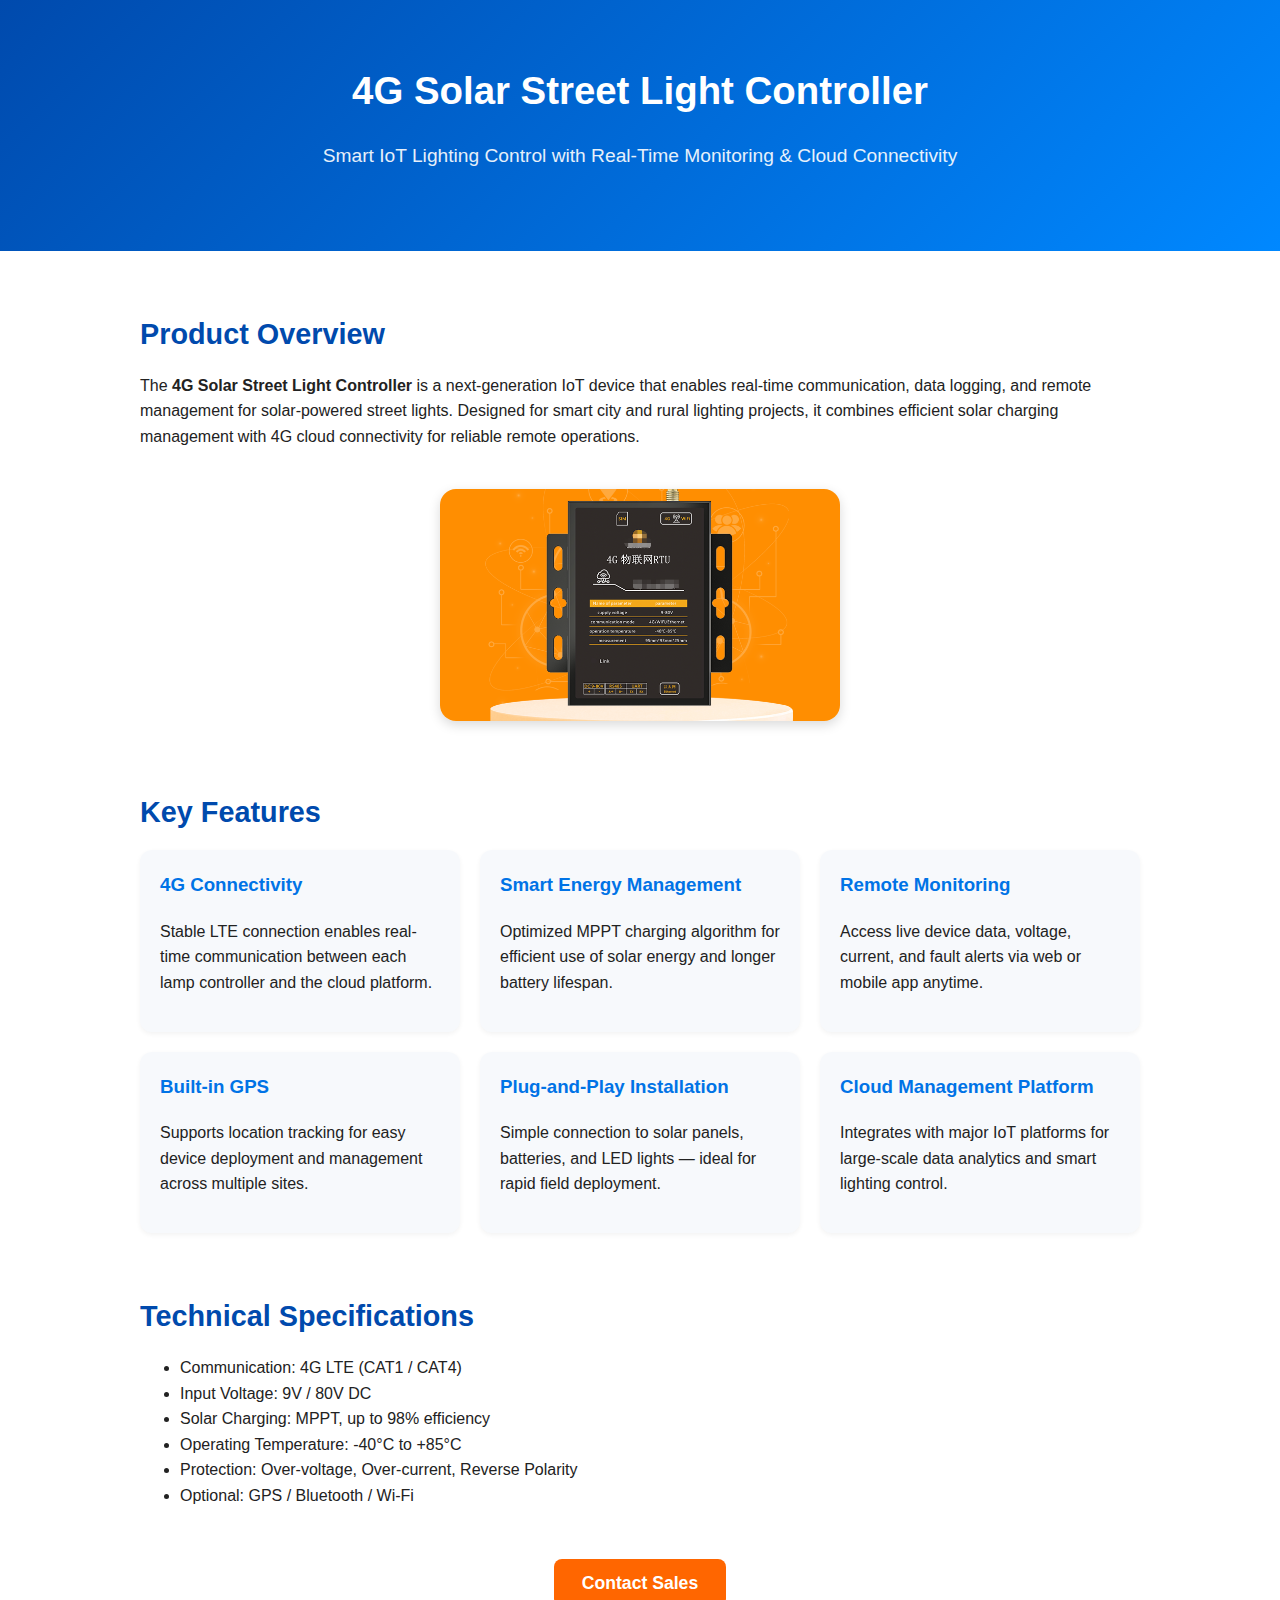
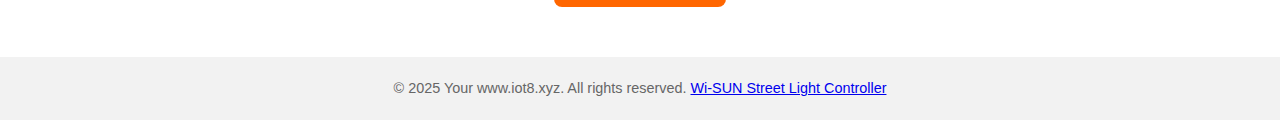
<file: 4g-solar-controller.html>
<!DOCTYPE html>
<html lang="en">
<head>
  <meta charset="UTF-8" />
  <meta name="viewport" content="width=device-width, initial-scale=1.0" />
  <title>4G Solar Street Light Controller | Smart IoT Lighting Solution</title>
  <meta name="description" content="High-performance 4G solar street light controller with remote monitoring, real-time data transmission, and smart IoT connectivity. Designed for reliable solar lighting systems." />
  <meta name="keywords" content="4G solar controller, solar street light controller, IoT lighting control, remote monitoring, solar lighting system" />

  <!-- Open Graph -->
  <meta property="og:title" content="4G Solar Street Light Controller" />
  <meta property="og:description" content="Smart solar street light controller with 4G connectivity and cloud management. Ideal for solar-powered street lighting projects." />
  <meta property="og:type" content="product" />
  <meta property="og:image" content="images/4g-solar-controller.jpg" />
  <meta property="og:url" content="https://www.iot8.xyz/4g-solar-controller.html" />

  <!-- JSON-LD Structured Data -->
  <script type="application/ld+json">
  {
    "@context": "https://schema.org/",
    "@type": "Product",
    "name": "4G Solar Street Light Controller",
    "image": "/images/4g-solar-controller.jpg",
    "description": "High-efficiency 4G solar street light controller supporting real-time monitoring, GPS positioning, and remote management via cloud platform.",
    "brand": {
      "@type": "Brand",
      "name": "YourBrand"
    },
    "sku": "4G-SLC-01",
    "mpn": "4G-SLC-01",
    "offers": {
      "@type": "Offer",
      "url": "https://www.iot8.xyz/4g-solar-controller.html",
      "priceCurrency": "USD",
      "price": "49.00",
      "availability": "https://schema.org/InStock"
    }
  }
  </script>

  <style>
    body {
      font-family: "Roboto", Arial, sans-serif;
      margin: 0;
      padding: 0;
      line-height: 1.6;
      color: #222;
      background-color: #fff;
    }
    header {
      text-align: center;
      padding: 60px 20px;
      background: linear-gradient(135deg, #004aad, #0088ff);
      color: white;
    }
    header h1 {
      font-size: 2.4em;
      margin: 0 0 10px 0;
    }
    header p {
      font-size: 1.2em;
      opacity: 0.9;
    }
    section {
      max-width: 1000px;
      margin: 60px auto;
      padding: 0 20px;
    }
    h2 {
      font-size: 1.8em;
      color: #004aad;
      margin-bottom: 15px;
    }
    .features {
      display: grid;
      grid-template-columns: repeat(auto-fit, minmax(280px, 1fr));
      gap: 20px;
    }
    .feature {
      background: #f7f9fc;
      border-radius: 12px;
      padding: 20px;
      box-shadow: 0 2px 5px rgba(0,0,0,0.05);
    }
    .feature h3 {
      margin-top: 0;
      color: #0073e6;
    }
    .product-image {
      text-align: center;
      margin-top: 40px;
    }
    .product-image img {
      max-width: 400px;
      border-radius: 16px;
      box-shadow: 0 4px 12px rgba(0,0,0,0.15);
    }
    .cta {
      text-align: center;
      margin: 60px 0;
    }
    .cta a {
      background: #ff6600;
      color: #fff;
      padding: 14px 28px;
      border-radius: 8px;
      text-decoration: none;
      font-weight: bold;
      font-size: 1.1em;
      transition: background 0.3s;
    }
    .cta a:hover {
      background: #e05a00;
    }
    footer {
      text-align: center;
      padding: 20px;
      background: #f2f2f2;
      color: #666;
      font-size: 0.9em;
    }
  </style>
</head>
<body>

  <header>
    <h1>4G Solar Street Light Controller</h1>
    <p>Smart IoT Lighting Control with Real-Time Monitoring & Cloud Connectivity</p>
  </header>

  <section>
    <h2>Product Overview</h2>
    <p>
      The <strong>4G Solar Street Light Controller</strong> is a next-generation IoT device that enables real-time communication, data logging, and remote management for solar-powered street lights. 
      Designed for smart city and rural lighting projects, it combines efficient solar charging management with 4G cloud connectivity for reliable remote operations.
    </p>

    <div class="product-image">
      <img src="images/4g-solar-controller.png" alt="4G Solar Street Light Controller" />
    </div>
  </section>

  <section>
    <h2>Key Features</h2>
    <div class="features">
      <div class="feature">
        <h3>4G Connectivity</h3>
        <p>Stable LTE connection enables real-time communication between each lamp controller and the cloud platform.</p>
      </div>
      <div class="feature">
        <h3>Smart Energy Management</h3>
        <p>Optimized MPPT charging algorithm for efficient use of solar energy and longer battery lifespan.</p>
      </div>
      <div class="feature">
        <h3>Remote Monitoring</h3>
        <p>Access live device data, voltage, current, and fault alerts via web or mobile app anytime.</p>
      </div>
      <div class="feature">
        <h3>Built-in GPS</h3>
        <p>Supports location tracking for easy device deployment and management across multiple sites.</p>
      </div>
      <div class="feature">
        <h3>Plug-and-Play Installation</h3>
        <p>Simple connection to solar panels, batteries, and LED lights — ideal for rapid field deployment.</p>
      </div>
      <div class="feature">
        <h3>Cloud Management Platform</h3>
        <p>Integrates with major IoT platforms for large-scale data analytics and smart lighting control.</p>
      </div>
    </div>
  </section>

  <section>
    <h2>Technical Specifications</h2>
    <ul>
      <li>Communication: 4G LTE (CAT1 / CAT4)</li>
      <li>Input Voltage: 9V / 80V DC</li>
      <li>Solar Charging: MPPT, up to 98% efficiency</li>
      <li>Operating Temperature: -40°C to +85°C</li>
      <li>Protection: Over-voltage, Over-current, Reverse Polarity</li>
      <li>Optional: GPS / Bluetooth / Wi-Fi</li>
    </ul>
  </section>

  <div class="cta">
    <a href="mailto:912924984@qq.com">Contact Sales</a>
  </div>

  <footer>
    © 2025 Your www.iot8.xyz. All rights reserved. <a href="https://www.iot8.xyz/index.html">Wi-SUN Street Light Controller</a>
  </footer>

</body>
</html>
</file>
<file: solarweb/assets/index-BzPpojER.css>
#app[data-v-cd54fca3]{height:100vh;transition:all .3s ease}*,:before,:after{--tw-border-spacing-x: 0;--tw-border-spacing-y: 0;--tw-translate-x: 0;--tw-translate-y: 0;--tw-rotate: 0;--tw-skew-x: 0;--tw-skew-y: 0;--tw-scale-x: 1;--tw-scale-y: 1;--tw-pan-x: ;--tw-pan-y: ;--tw-pinch-zoom: ;--tw-scroll-snap-strictness: proximity;--tw-gradient-from-position: ;--tw-gradient-via-position: ;--tw-gradient-to-position: ;--tw-ordinal: ;--tw-slashed-zero: ;--tw-numeric-figure: ;--tw-numeric-spacing: ;--tw-numeric-fraction: ;--tw-ring-inset: ;--tw-ring-offset-width: 0px;--tw-ring-offset-color: #fff;--tw-ring-color: rgb(59 130 246 / .5);--tw-ring-offset-shadow: 0 0 #0000;--tw-ring-shadow: 0 0 #0000;--tw-shadow: 0 0 #0000;--tw-shadow-colored: 0 0 #0000;--tw-blur: ;--tw-brightness: ;--tw-contrast: ;--tw-grayscale: ;--tw-hue-rotate: ;--tw-invert: ;--tw-saturate: ;--tw-sepia: ;--tw-drop-shadow: ;--tw-backdrop-blur: ;--tw-backdrop-brightness: ;--tw-backdrop-contrast: ;--tw-backdrop-grayscale: ;--tw-backdrop-hue-rotate: ;--tw-backdrop-invert: ;--tw-backdrop-opacity: ;--tw-backdrop-saturate: ;--tw-backdrop-sepia: ;--tw-contain-size: ;--tw-contain-layout: ;--tw-contain-paint: ;--tw-contain-style: }::backdrop{--tw-border-spacing-x: 0;--tw-border-spacing-y: 0;--tw-translate-x: 0;--tw-translate-y: 0;--tw-rotate: 0;--tw-skew-x: 0;--tw-skew-y: 0;--tw-scale-x: 1;--tw-scale-y: 1;--tw-pan-x: ;--tw-pan-y: ;--tw-pinch-zoom: ;--tw-scroll-snap-strictness: proximity;--tw-gradient-from-position: ;--tw-gradient-via-position: ;--tw-gradient-to-position: ;--tw-ordinal: ;--tw-slashed-zero: ;--tw-numeric-figure: ;--tw-numeric-spacing: ;--tw-numeric-fraction: ;--tw-ring-inset: ;--tw-ring-offset-width: 0px;--tw-ring-offset-color: #fff;--tw-ring-color: rgb(59 130 246 / .5);--tw-ring-offset-shadow: 0 0 #0000;--tw-ring-shadow: 0 0 #0000;--tw-shadow: 0 0 #0000;--tw-shadow-colored: 0 0 #0000;--tw-blur: ;--tw-brightness: ;--tw-contrast: ;--tw-grayscale: ;--tw-hue-rotate: ;--tw-invert: ;--tw-saturate: ;--tw-sepia: ;--tw-drop-shadow: ;--tw-backdrop-blur: ;--tw-backdrop-brightness: ;--tw-backdrop-contrast: ;--tw-backdrop-grayscale: ;--tw-backdrop-hue-rotate: ;--tw-backdrop-invert: ;--tw-backdrop-opacity: ;--tw-backdrop-saturate: ;--tw-backdrop-sepia: ;--tw-contain-size: ;--tw-contain-layout: ;--tw-contain-paint: ;--tw-contain-style: }*,:before,:after{box-sizing:border-box;border-width:0;border-style:solid;border-color:#e5e7eb}:before,:after{--tw-content: ""}html,:host{line-height:1.5;-webkit-text-size-adjust:100%;-moz-tab-size:4;-o-tab-size:4;tab-size:4;font-family:ui-sans-serif,system-ui,sans-serif,"Apple Color Emoji","Segoe UI Emoji",Segoe UI Symbol,"Noto Color Emoji";font-feature-settings:normal;font-variation-settings:normal;-webkit-tap-highlight-color:transparent}body{margin:0;line-height:inherit}hr{height:0;color:inherit;border-top-width:1px}abbr:where([title]){-webkit-text-decoration:underline dotted;text-decoration:underline dotted}h1,h2,h3,h4,h5,h6{font-size:inherit;font-weight:inherit}a{color:inherit;text-decoration:inherit}b,strong{font-weight:bolder}code,kbd,samp,pre{font-family:ui-monospace,SFMono-Regular,Menlo,Monaco,Consolas,Liberation Mono,Courier New,monospace;font-feature-settings:normal;font-variation-settings:normal;font-size:1em}small{font-size:80%}sub,sup{font-size:75%;line-height:0;position:relative;vertical-align:baseline}sub{bottom:-.25em}sup{top:-.5em}table{text-indent:0;border-color:inherit;border-collapse:collapse}button,input,optgroup,select,textarea{font-family:inherit;font-feature-settings:inherit;font-variation-settings:inherit;font-size:100%;font-weight:inherit;line-height:inherit;letter-spacing:inherit;color:inherit;margin:0;padding:0}button,select{text-transform:none}button,input:where([type=button]),input:where([type=reset]),input:where([type=submit]){-webkit-appearance:button;background-color:transparent;background-image:none}:-moz-focusring{outline:auto}:-moz-ui-invalid{box-shadow:none}progress{vertical-align:baseline}::-webkit-inner-spin-button,::-webkit-outer-spin-button{height:auto}[type=search]{-webkit-appearance:textfield;outline-offset:-2px}::-webkit-search-decoration{-webkit-appearance:none}::-webkit-file-upload-button{-webkit-appearance:button;font:inherit}summary{display:list-item}blockquote,dl,dd,h1,h2,h3,h4,h5,h6,hr,figure,p,pre{margin:0}fieldset{margin:0;padding:0}legend{padding:0}ol,ul,menu{list-style:none;margin:0;padding:0}dialog{padding:0}textarea{resize:vertical}input::-moz-placeholder,textarea::-moz-placeholder{opacity:1;color:#9ca3af}input::placeholder,textarea::placeholder{opacity:1;color:#9ca3af}button,[role=button]{cursor:pointer}:disabled{cursor:default}img,svg,video,canvas,audio,iframe,embed,object{display:block;vertical-align:middle}img,video{max-width:100%;height:auto}[hidden]:where(:not([hidden=until-found])){display:none}*{box-sizing:border-box}html,body{margin:0;padding:0;height:100%;font-family:-apple-system,BlinkMacSystemFont,Segoe UI,Roboto,Helvetica Neue,Arial,sans-serif}#app{height:100vh;overflow:hidden}.glass-card{border-radius:.75rem;border-width:1px;border-color:#fff3;background-color:#ffffff1a;--tw-shadow: 0 10px 15px -3px rgb(0 0 0 / .1), 0 4px 6px -4px rgb(0 0 0 / .1);--tw-shadow-colored: 0 10px 15px -3px var(--tw-shadow-color), 0 4px 6px -4px var(--tw-shadow-color);box-shadow:var(--tw-ring-offset-shadow, 0 0 #0000),var(--tw-ring-shadow, 0 0 #0000),var(--tw-shadow);--tw-backdrop-blur: blur(12px);-webkit-backdrop-filter:var(--tw-backdrop-blur) var(--tw-backdrop-brightness) var(--tw-backdrop-contrast) var(--tw-backdrop-grayscale) var(--tw-backdrop-hue-rotate) var(--tw-backdrop-invert) var(--tw-backdrop-opacity) var(--tw-backdrop-saturate) var(--tw-backdrop-sepia);backdrop-filter:var(--tw-backdrop-blur) var(--tw-backdrop-brightness) var(--tw-backdrop-contrast) var(--tw-backdrop-grayscale) var(--tw-backdrop-hue-rotate) var(--tw-backdrop-invert) var(--tw-backdrop-opacity) var(--tw-backdrop-saturate) var(--tw-backdrop-sepia)}.map-overlay{pointer-events:none;position:absolute;top:0;right:0;bottom:0;left:0;background-image:linear-gradient(to bottom right,var(--tw-gradient-stops));--tw-gradient-from: rgb(30 58 138 / .2) var(--tw-gradient-from-position);--tw-gradient-to: rgb(30 58 138 / 0) var(--tw-gradient-to-position);--tw-gradient-stops: var(--tw-gradient-from), var(--tw-gradient-to);--tw-gradient-to: rgb(0 0 0 / 0) var(--tw-gradient-to-position);--tw-gradient-stops: var(--tw-gradient-from), transparent var(--tw-gradient-via-position), var(--tw-gradient-to);--tw-gradient-to: rgb(22 78 99 / .2) var(--tw-gradient-to-position)}.fixed{position:fixed}.absolute{position:absolute}.relative{position:relative}.flex{display:flex}.grid{display:grid}.hidden{display:none}.h-10{height:2.5rem}.h-full{height:100%}.w-10{width:2.5rem}.flex-1{flex:1 1 0%}.flex-shrink{flex-shrink:1}.transform{transform:translate(var(--tw-translate-x),var(--tw-translate-y)) rotate(var(--tw-rotate)) skew(var(--tw-skew-x)) skewY(var(--tw-skew-y)) scaleX(var(--tw-scale-x)) scaleY(var(--tw-scale-y))}.cursor-pointer{cursor:pointer}.resize{resize:both}.flex-col{flex-direction:column}.flex-wrap{flex-wrap:wrap}.items-center{align-items:center}.justify-center{justify-content:center}.justify-between{justify-content:space-between}.space-x-2>:not([hidden])~:not([hidden]){--tw-space-x-reverse: 0;margin-right:calc(.5rem * var(--tw-space-x-reverse));margin-left:calc(.5rem * calc(1 - var(--tw-space-x-reverse)))}.space-x-3>:not([hidden])~:not([hidden]){--tw-space-x-reverse: 0;margin-right:calc(.75rem * var(--tw-space-x-reverse));margin-left:calc(.75rem * calc(1 - var(--tw-space-x-reverse)))}.space-x-4>:not([hidden])~:not([hidden]){--tw-space-x-reverse: 0;margin-right:calc(1rem * var(--tw-space-x-reverse));margin-left:calc(1rem * calc(1 - var(--tw-space-x-reverse)))}.overflow-hidden{overflow:hidden}.rounded-lg{border-radius:.5rem}.border{border-width:1px}.border-0{border-width:0px}.border-2{border-width:2px}.border-b{border-bottom-width:1px}.border-white\/20{border-color:#fff3}.border-white\/30{border-color:#ffffff4d}.bg-gradient-to-br{background-image:linear-gradient(to bottom right,var(--tw-gradient-stops))}.from-blue-400{--tw-gradient-from: #60a5fa var(--tw-gradient-from-position);--tw-gradient-to: rgb(96 165 250 / 0) var(--tw-gradient-to-position);--tw-gradient-stops: var(--tw-gradient-from), var(--tw-gradient-to)}.to-cyan-400{--tw-gradient-to: #22d3ee var(--tw-gradient-to-position)}.px-3{padding-left:.75rem;padding-right:.75rem}.px-6{padding-left:1.5rem;padding-right:1.5rem}.py-2{padding-top:.5rem;padding-bottom:.5rem}.py-4{padding-top:1rem;padding-bottom:1rem}.text-4xl{font-size:2.25rem;line-height:2.5rem}.text-sm{font-size:.875rem;line-height:1.25rem}.text-xl{font-size:1.25rem;line-height:1.75rem}.text-xs{font-size:.75rem;line-height:1rem}.font-bold{font-weight:700}.font-medium{font-weight:500}.text-blue-100{--tw-text-opacity: 1;color:rgb(219 234 254 / var(--tw-text-opacity, 1))}.text-blue-200{--tw-text-opacity: 1;color:rgb(191 219 254 / var(--tw-text-opacity, 1))}.text-blue-400{--tw-text-opacity: 1;color:rgb(96 165 250 / var(--tw-text-opacity, 1))}.text-green-400{--tw-text-opacity: 1;color:rgb(74 222 128 / var(--tw-text-opacity, 1))}.text-white{--tw-text-opacity: 1;color:rgb(255 255 255 / var(--tw-text-opacity, 1))}.text-yellow-400{--tw-text-opacity: 1;color:rgb(250 204 21 / var(--tw-text-opacity, 1))}.underline{text-decoration-line:underline}.blur{--tw-blur: blur(8px);filter:var(--tw-blur) var(--tw-brightness) var(--tw-contrast) var(--tw-grayscale) var(--tw-hue-rotate) var(--tw-invert) var(--tw-saturate) var(--tw-sepia) var(--tw-drop-shadow)}.filter{filter:var(--tw-blur) var(--tw-brightness) var(--tw-contrast) var(--tw-grayscale) var(--tw-hue-rotate) var(--tw-invert) var(--tw-saturate) var(--tw-sepia) var(--tw-drop-shadow)}.backdrop-filter{-webkit-backdrop-filter:var(--tw-backdrop-blur) var(--tw-backdrop-brightness) var(--tw-backdrop-contrast) var(--tw-backdrop-grayscale) var(--tw-backdrop-hue-rotate) var(--tw-backdrop-invert) var(--tw-backdrop-opacity) var(--tw-backdrop-saturate) var(--tw-backdrop-sepia);backdrop-filter:var(--tw-backdrop-blur) var(--tw-backdrop-brightness) var(--tw-backdrop-contrast) var(--tw-backdrop-grayscale) var(--tw-backdrop-hue-rotate) var(--tw-backdrop-invert) var(--tw-backdrop-opacity) var(--tw-backdrop-saturate) var(--tw-backdrop-sepia)}.transition{transition-property:color,background-color,border-color,text-decoration-color,fill,stroke,opacity,box-shadow,transform,filter,-webkit-backdrop-filter;transition-property:color,background-color,border-color,text-decoration-color,fill,stroke,opacity,box-shadow,transform,filter,backdrop-filter;transition-property:color,background-color,border-color,text-decoration-color,fill,stroke,opacity,box-shadow,transform,filter,backdrop-filter,-webkit-backdrop-filter;transition-timing-function:cubic-bezier(.4,0,.2,1);transition-duration:.15s}.transition-all{transition-property:all;transition-timing-function:cubic-bezier(.4,0,.2,1);transition-duration:.15s}.ease-in-out{transition-timing-function:cubic-bezier(.4,0,.2,1)}.scrollbar-thin{scrollbar-width:thin;scrollbar-color:rgba(59,130,246,.5) transparent}.scrollbar-thin::-webkit-scrollbar{width:6px}.scrollbar-thin::-webkit-scrollbar-track{background:transparent}.scrollbar-thin::-webkit-scrollbar-thumb{background-color:#3b82f680;border-radius:3px}.scrollbar-thin::-webkit-scrollbar-thumb:hover{background-color:#3b82f6b3}:root{--el-color-primary: #3b82f6;--el-color-primary-light-3: #93c5fd;--el-color-primary-light-5: #bfdbfe;--el-color-primary-light-7: #dbeafe;--el-color-primary-light-8: #eff6ff;--el-color-primary-light-9: #f8fafc;--el-color-primary-dark-2: #2563eb;--el-border-radius-base: 8px;--el-border-radius-small: 6px}.dark{--el-color-primary: #60a5fa;--el-bg-color: #1f2937;--el-bg-color-page: #111827;--el-text-color-primary: #f9fafb;--el-text-color-regular: #d1d5db;--el-border-color: #374151}.fade-enter-active,.fade-leave-active{transition:opacity .3s ease}.fade-enter-from,.fade-leave-to{opacity:0}.slide-fade-enter-active{transition:all .3s ease-out}.slide-fade-leave-active{transition:all .3s cubic-bezier(1,.5,.8,1)}.slide-fade-enter-from,.slide-fade-leave-to{transform:translate(20px);opacity:0}.hover\:bg-white\/10:hover{background-color:#ffffff1a}.hover\:text-white:hover{--tw-text-opacity: 1;color:rgb(255 255 255 / var(--tw-text-opacity, 1))}
</file>
<file: website/styles.css>
/* CSS变量定义 */
:root {
  --primary-color: #1890FF;
  --secondary-color: #722ED1;
  --accent-color: #52C41A;
  --dark-bg: #0A1628;
  --dark-secondary: #1C2B3A;
  --dark-tertiary: #2A3B4C;
  --text-primary: #FFFFFF;
  --text-secondary: #B8C5D1;
  --text-muted: #8A9BA8;
  --gradient-primary: linear-gradient(135deg, #1890FF 0%, #722ED1 100%);
  --gradient-secondary: linear-gradient(135deg, #0A1628 0%, #1C2B3A 100%);
  --shadow-glow: 0 0 20px rgba(24, 144, 255, 0.3);
  --shadow-card: 0 8px 32px rgba(0, 0, 0, 0.3);
  --border-radius: 12px;
  --transition: all 0.3s cubic-bezier(0.4, 0, 0.2, 1);
/* 技术实力数据区域 */
.stats-section {
  padding: 120px 0;
  position: relative;
  background: var(--dark-secondary);
  overflow: hidden;
}

.stats-background {
  position: absolute;
  top: 0;
  left: 0;
  right: 0;
  bottom: 0;
}

#statsCanvas {
  position: absolute;
  top: 0;
  left: 0;
  width: 100%;
  height: 100%;
}

.stats-grid-pattern {
  position: absolute;
  top: 0;
  left: 0;
  right: 0;
  bottom: 0;
  background-image: 
    radial-gradient(circle at 25% 25%, rgba(24, 144, 255, 0.1) 2px, transparent 2px),
    radial-gradient(circle at 75% 75%, rgba(114, 46, 209, 0.1) 2px, transparent 2px);
  background-size: 100px 100px;
  animation: patternMove 15s linear infinite;
}

@keyframes patternMove {
  0% { transform: translate(0, 0); }
  100% { transform: translate(100px, 100px); }
}

.data-streams {
  position: absolute;
  top: 0;
  left: 0;
  right: 0;
  bottom: 0;
}

.stream {
  position: absolute;
  width: 2px;
  background: linear-gradient(to bottom, transparent, var(--primary-color), transparent);
  animation: streamFlow 4s linear infinite;
}

.stream-1 {
  left: 20%;
  height: 100%;
  animation-delay: 0s;
}

.stream-2 {
  left: 50%;
  height: 100%;
  animation-delay: 1s;
}

.stream-3 {
  left: 80%;
  height: 100%;
  animation-delay: 2s;
}

@keyframes streamFlow {
  0% { opacity: 0; transform: translateY(-100%); }
  50% { opacity: 1; }
  100% { opacity: 0; transform: translateY(100%); }
}

.stats-content {
  position: relative;
  z-index: 2;
}

.stats-grid {
  display: grid;
  grid-template-columns: repeat(auto-fit, minmax(250px, 1fr));
  gap: 40px;
  margin-top: 60px;
}

.stat-card {
  background: rgba(28, 43, 58, 0.6);
  backdrop-filter: blur(20px);
  border: 1px solid rgba(24, 144, 255, 0.2);
  border-radius: var(--border-radius);
  padding: 40px 30px;
  text-align: center;
  transition: var(--transition);
  position: relative;
  overflow: hidden;
}

.stat-card::before {
  content: '';
  position: absolute;
  top: 0;
  left: 0;
  right: 0;
  bottom: 0;
  background: var(--gradient-primary);
  opacity: 0;
  transition: var(--transition);
}

.stat-card:hover::before {
  opacity: 0.05;
}

.stat-card:hover {
  transform: translateY(-10px);
  border-color: var(--primary-color);
  box-shadow: var(--shadow-card);
}

.stat-icon {
  margin: 0 auto 24px;
  width: 80px;
  height: 80px;
  display: flex;
  align-items: center;
  justify-content: center;
  background: rgba(24, 144, 255, 0.1);
  border-radius: 50%;
  position: relative;
  z-index: 2;
}

.stat-number {
  font-size: 3rem;
  font-weight: 700;
  color: var(--primary-color);
  margin-bottom: 12px;
  position: relative;
  z-index: 2;
}

.stat-label {
  font-size: 1.1rem;
  color: var(--text-secondary);
  margin-bottom: 20px;
  position: relative;
  z-index: 2;
}

.stat-progress {
  width: 100%;
  height: 4px;
  background: rgba(24, 144, 255, 0.2);
  border-radius: 2px;
  overflow: hidden;
  position: relative;
  z-index: 2;
}

.progress-bar {
  height: 100%;
  background: var(--gradient-primary);
  border-radius: 2px;
  width: 0;
  transition: width 2s ease-out;
}

/* 解决方案架构 */
.solutions-section {
  padding: 120px 0;
  position: relative;
  background: var(--dark-bg);
}

.architecture-diagram {
  margin-top: 80px;
  position: relative;
}

.arch-container {
  display: flex;
  justify-content: space-between;
  align-items: center;
  position: relative;
  max-width: 1000px;
  margin: 0 auto;
}

.arch-layer {
  background: rgba(28, 43, 58, 0.6);
  backdrop-filter: blur(20px);
  border: 1px solid rgba(24, 144, 255, 0.2);
  border-radius: var(--border-radius);
  padding: 30px 20px;
  text-align: center;
  min-width: 180px;
  transition: var(--transition);
  position: relative;
}

.arch-layer:hover {
  transform: translateY(-5px);
  border-color: var(--primary-color);
  box-shadow: var(--shadow-glow);
}

.layer-icon {
  width: 60px;
  height: 60px;
  margin: 0 auto 16px;
  background: rgba(24, 144, 255, 0.2);
  border-radius: 50%;
  display: flex;
  align-items: center;
  justify-content: center;
  font-size: 1.5rem;
}

.layer-title {
  font-size: 1.1rem;
  font-weight: 600;
  color: var(--text-primary);
  margin-bottom: 8px;
}

.layer-desc {
  font-size: 0.9rem;
  color: var(--text-secondary);
}

.data-flow {
  position: absolute;
  top: 0;
  left: 0;
  width: 100%;
  height: 100%;
  pointer-events: none;
}

/* 底部信息区 */
.footer {
  background: var(--dark-tertiary);
  padding: 80px 0 40px;
  position: relative;
}

.footer-content {
  display: grid;
  grid-template-columns: 2fr 1fr 1fr 1fr;
  gap: 60px;
  margin-bottom: 60px;
}

.footer-brand {
  max-width: 400px;
}

.footer-logo {
  display: flex;
  align-items: center;
  gap: 12px;
  margin-bottom: 24px;
}

.footer-logo-text {
  font-size: 1.5rem;
  font-weight: 700;
  background: var(--gradient-primary);
  -webkit-background-clip: text;
  -webkit-text-fill-color: transparent;
  background-clip: text;
}

.footer-desc {
  color: var(--text-secondary);
  line-height: 1.7;
  margin-bottom: 24px;
}

.footer-social {
  display: flex;
  gap: 16px;
}

.social-link {
  width: 40px;
  height: 40px;
  background: rgba(24, 144, 255, 0.1);
  border-radius: 50%;
  display: flex;
  align-items: center;
  justify-content: center;
  color: var(--primary-color);
  text-decoration: none;
  transition: var(--transition);
}

.social-link:hover {
  background: var(--primary-color);
  color: var(--text-primary);
  transform: translateY(-2px);
}

.footer-section h4 {
  color: var(--text-primary);
  font-weight: 600;
  margin-bottom: 24px;
  font-size: 1.1rem;
}

.footer-links {
  list-style: none;
}

.footer-links li {
  margin-bottom: 12px;
}

.footer-links a {
  color: var(--text-secondary);
  text-decoration: none;
  transition: var(--transition);
}

.footer-links a:hover {
  color: var(--primary-color);
}

.footer-bottom {
  border-top: 1px solid rgba(24, 144, 255, 0.1);
  padding-top: 40px;
  text-align: center;
}

.footer-copyright {
  color: var(--text-muted);
  font-size: 0.9rem;
}

/* 响应式设计 */
@media (max-width: 1200px) {
  .hero-container {
    gap: 60px;
  }
  
  .hero-title {
    font-size: 3.5rem;
  }
}

@media (max-width: 992px) {
  .hero-container {
    grid-template-columns: 1fr;
    gap: 40px;
    text-align: center;
  }
  
  .hero-title {
    font-size: 3rem;
  }
  
  .iot-network {
    width: 400px;
    height: 400px;
  }
  
  .detail-content {
    grid-template-columns: 1fr;
    gap: 40px;
  }
  
  .arch-container {
    flex-direction: column;
    gap: 40px;
  }
  
  .footer-content {
    grid-template-columns: 1fr 1fr;
    gap: 40px;
  }
}

@media (max-width: 768px) {
  .nav-menu {
    display: none;
  }
  
  .mobile-menu-toggle {
    display: flex;
  }
  
  .hero-title {
    font-size: 2.5rem;
  }
  
  .hero-stats {
    flex-direction: column;
    gap: 20px;
  }
  
  .hero-actions {
    flex-direction: column;
  }
  
  .section-title {
    font-size: 2.5rem;
  }
  
  .business-grid {
    grid-template-columns: 1fr;
  }
  
  .stats-grid {
    grid-template-columns: repeat(2, 1fr);
    gap: 20px;
  }
  
  .showcase-nav {
    flex-direction: column;
    gap: 12px;
  }
  
  .feature-grid {
    grid-template-columns: 1fr;
  }
  
  .footer-content {
    grid-template-columns: 1fr;
    gap: 40px;
  }
}

@media (max-width: 480px) {
  .hero-title {
    font-size: 2rem;
  }
  
  .section-title {
    font-size: 2rem;
  }
  
  .stats-grid {
    grid-template-columns: 1fr;
  }
  
  .iot-network {
    width: 300px;
    height: 300px;
  }
}

/* 动画效果 */
.fade-in-up {
  animation: fadeInUp 0.8s ease-out forwards;
}

@keyframes fadeInUp {
  from {
    opacity: 0;
    transform: translateY(30px);
  }
  to {
    opacity: 1;
    transform: translateY(0);
  }
}

/* 滚动条样式 */
::-webkit-scrollbar {
  width: 8px;
}

::-webkit-scrollbar-track {
  background: var(--dark-bg);
}

::-webkit-scrollbar-thumb {
  background: var(--primary-color);
  border-radius: 4px;
}

::-webkit-scrollbar-thumb:hover {
  background: var(--secondary-color);
}

/* 产品详情展示区域 */
.product-showcase {
  padding: 120px 0;
  position: relative;
  background: var(--dark-bg);
  overflow: hidden;
}

.showcase-background {
  position: absolute;
  top: 0;
  left: 0;
  right: 0;
  bottom: 0;
}

#showcaseCanvas {
  position: absolute;
  top: 0;
  left: 0;
  width: 100%;
  height: 100%;
}

.floating-elements {
  position: absolute;
  top: 0;
  left: 0;
  right: 0;
  bottom: 0;
}

.float-element {
  position: absolute;
  width: 60px;
  height: 60px;
  background: rgba(24, 144, 255, 0.1);
  border: 2px solid rgba(24, 144, 255, 0.3);
  border-radius: 50%;
  animation: float 6s ease-in-out infinite;
}

.float-element:nth-child(1) {
  top: 20%;
  left: 10%;
  animation-delay: 0s;
}

.float-element:nth-child(2) {
  top: 60%;
  right: 15%;
  animation-delay: 2s;
}

.float-element:nth-child(3) {
  bottom: 30%;
  left: 20%;
  animation-delay: 4s;
}

.float-element:nth-child(4) {
  top: 40%;
  right: 30%;
  animation-delay: 1s;
}

@keyframes float {
  0%, 100% { transform: translateY(0px) rotate(0deg); }
  33% { transform: translateY(-20px) rotate(120deg); }
  66% { transform: translateY(10px) rotate(240deg); }
}

.showcase-content {
  position: relative;
  z-index: 2;
}

.showcase-nav {
  display: flex;
  justify-content: center;
  gap: 20px;
  margin-bottom: 60px;
  flex-wrap: wrap;
}

.showcase-tab {
  background: rgba(28, 43, 58, 0.6);
  backdrop-filter: blur(20px);
  border: 2px solid rgba(24, 144, 255, 0.3);
  color: var(--text-secondary);
  padding: 16px 32px;
  border-radius: var(--border-radius);
  font-weight: 600;
  cursor: pointer;
  transition: var(--transition);
  position: relative;
  overflow: hidden;
  min-width: 120px;
  text-align: center;
}

.showcase-tab::before {
  content: '';
  position: absolute;
  top: 0;
  left: -100%;
  width: 100%;
  height: 100%;
  background: var(--gradient-primary);
  transition: var(--transition);
  z-index: -1;
}

.showcase-tab:hover::before,
.showcase-tab.active::before {
  left: 0;
}

.showcase-tab:hover,
.showcase-tab.active {
  color: var(--text-primary);
  border-color: var(--primary-color);
  transform: translateY(-2px);
  box-shadow: var(--shadow-glow);
}

.showcase-details {
  position: relative;
  min-height: 600px;
}

.product-detail {
  display: none;
  opacity: 0;
  transform: translateY(30px);
  transition: all 0.6s ease-out;
}

.product-detail.active {
  display: block;
  opacity: 1;
  transform: translateY(0);
}

.detail-content {
  display: grid;
  grid-template-columns: 1fr 1fr;
  gap: 80px;
  align-items: flex-start;
  max-width: 1200px;
  margin: 0 auto;
}

.detail-text {
  padding: 20px 0;
}

.detail-title {
  font-size: 2.5rem;
  font-weight: 700;
  margin-bottom: 24px;
  background: var(--gradient-primary);
  -webkit-background-clip: text;
  -webkit-text-fill-color: transparent;
  background-clip: text;
  line-height: 1.2;
}

.detail-description {
  font-size: 1.2rem;
  color: var(--text-secondary);
  line-height: 1.8;
  margin-bottom: 40px;
}

.detail-features {
  margin-top: 40px;
}

.feature-grid {
  display: grid;
  grid-template-columns: 1fr 1fr;
  gap: 20px;
}

.feature-point {
  display: flex;
  gap: 16px;
  padding: 20px;
  background: rgba(28, 43, 58, 0.4);
  backdrop-filter: blur(10px);
  border-radius: var(--border-radius);
  border-left: 4px solid var(--primary-color);
  transition: var(--transition);
}

.feature-point:hover {
  background: rgba(28, 43, 58, 0.7);
  transform: translateX(10px);
  box-shadow: 0 4px 20px rgba(24, 144, 255, 0.2);
}

.feature-icon {
  font-size: 1.5rem;
  width: 50px;
  height: 50px;
  display: flex;
  align-items: center;
  justify-content: center;
  background: rgba(24, 144, 255, 0.2);
  border-radius: 50%;
  flex-shrink: 0;
}

.feature-info h4 {
  color: var(--text-primary);
  font-weight: 600;
  margin-bottom: 8px;
  font-size: 1rem;
}

.feature-info p {
  color: var(--text-secondary);
  font-size: 0.9rem;
  line-height: 1.4;
}

.detail-visual {
  display: flex;
  justify-content: center;
  align-items: center;
  padding: 40px;
  background: rgba(28, 43, 58, 0.3);
  border-radius: var(--border-radius);
  backdrop-filter: blur(10px);
  border: 1px solid rgba(24, 144, 255, 0.2);
}

.product-model {
  width: 400px;
  height: 400px;
  position: relative;
}

/* 智慧路灯模型 */
.model-container {
  width: 100%;
  height: 100%;
  position: relative;
  display: flex;
  justify-content: center;
  align-items: flex-end;
}

.light-pole {
  position: relative;
  display: flex;
  flex-direction: column;
  align-items: center;
}

.pole-base {
  width: 60px;
  height: 20px;
  background: var(--dark-tertiary);
  border-radius: 10px;
  margin-bottom: 5px;
}

.pole-body {
  width: 8px;
  height: 200px;
  background: linear-gradient(to top, var(--dark-tertiary), var(--primary-color));
  border-radius: 4px;
  position: relative;
}

.light-head {
  width: 80px;
  height: 40px;
  background: var(--primary-color);
  border-radius: 20px;
  position: relative;
  margin-top: -10px;
  display: flex;
  align-items: center;
  justify-content: center;
}

.led-panel {
  width: 60px;
  height: 20px;
  background: rgba(255, 255, 255, 0.9);
  border-radius: 10px;
  animation: ledPulse 2s ease-in-out infinite;
}

@keyframes ledPulse {
  0%, 100% { opacity: 0.7; }
  50% { opacity: 1; box-shadow: 0 0 20px rgba(255, 255, 255, 0.8); }
}

.sensor-array {
  position: absolute;
  top: -15px;
  right: -20px;
  width: 15px;
  height: 15px;
  background: var(--secondary-color);
  border-radius: 50%;
  animation: sensorBlink 3s ease-in-out infinite;
}

@keyframes sensorBlink {
  0%, 90%, 100% { opacity: 0.3; }
  5%, 85% { opacity: 1; box-shadow: 0 0 10px var(--secondary-color); }
}

.charging-port {
  position: absolute;
  bottom: 50px;
  right: -25px;
  width: 20px;
  height: 30px;
  background: var(--accent-color);
  border-radius: 5px;
}

.signal-waves {
  position: absolute;
  top: 50px;
  left: 50%;
  transform: translateX(-50%);
}

.wave {
  position: absolute;
  border: 2px solid var(--primary-color);
  border-radius: 50%;
  opacity: 0;
  animation: waveExpand 3s ease-out infinite;
}

.wave:nth-child(1) {
  animation-delay: 0s;
}

.wave:nth-child(2) {
  animation-delay: 1s;
}

.wave:nth-child(3) {
  animation-delay: 2s;
}

@keyframes waveExpand {
  0% {
    width: 20px;
    height: 20px;
    opacity: 1;
  }
  100% {
    width: 200px;
    height: 200px;
    opacity: 0;
  }
}

/* 智慧农业模型 */
.farm-scene {
  width: 100%;
  height: 100%;
  position: relative;
  display: flex;
  flex-direction: column;
  justify-content: space-between;
}

.crop-rows {
  display: flex;
  justify-content: space-between;
  margin-bottom: 40px;
}

.crop-row {
  width: 80px;
  height: 120px;
  background: linear-gradient(to top, var(--accent-color), #7CB342);
  border-radius: 40px 40px 0 0;
  position: relative;
  animation: cropGrow 4s ease-in-out infinite;
}

.crop-row:nth-child(2) {
  animation-delay: 1s;
}

.crop-row:nth-child(3) {
  animation-delay: 2s;
}

@keyframes cropGrow {
  0%, 100% { transform: scaleY(0.8); }
  50% { transform: scaleY(1.1); }
}

.sensors {
  position: absolute;
  width: 100%;
  height: 100%;
}

.sensor {
  position: absolute;
  width: 30px;
  height: 30px;
  border-radius: 50%;
  animation: sensorPulse 2s ease-in-out infinite;
}

.soil-sensor {
  bottom: 20px;
  left: 20px;
  background: var(--secondary-color);
}

.weather-station {
  top: 20px;
  right: 20px;
  background: var(--primary-color);
  animation-delay: 0.5s;
}

.camera-sensor {
  top: 50%;
  left: 50%;
  transform: translate(-50%, -50%);
  background: var(--accent-color);
  animation-delay: 1s;
}

@keyframes sensorPulse {
  0%, 100% { transform: scale(1); opacity: 0.7; }
  50% { transform: scale(1.2); opacity: 1; box-shadow: 0 0 15px currentColor; }
}

.irrigation-system {
  position: absolute;
  top: 30px;
  left: 50%;
  transform: translateX(-50%);
}

.sprinkler {
  width: 40px;
  height: 20px;
  background: var(--primary-color);
  border-radius: 20px;
  position: relative;
}

.water-drops {
  position: absolute;
  top: 20px;
  left: 50%;
  transform: translateX(-50%);
  width: 2px;
  height: 100px;
  background: linear-gradient(to bottom, transparent, var(--primary-color));
  animation: waterFlow 2s ease-in-out infinite;
}

@keyframes waterFlow {
  0%, 100% { opacity: 0; }
  50% { opacity: 1; }
}

/* 智慧水利模型 */
.water-system {
  width: 100%;
  height: 100%;
  position: relative;
  display: flex;
  flex-direction: column;
  justify-content: space-between;
}

.reservoir {
  width: 300px;
  height: 150px;
  background: var(--dark-tertiary);
  border-radius: 20px;
  position: relative;
  overflow: hidden;
  margin: 0 auto;
}

.water-surface {
  position: absolute;
  bottom: 0;
  left: 0;
  right: 0;
  height: 80%;
  background: linear-gradient(to bottom, var(--primary-color), #0066CC);
  animation: waterRipple 3s ease-in-out infinite;
}

@keyframes waterRipple {
  0%, 100% { transform: scaleY(1); }
  50% { transform: scaleY(0.95); }
}

.water-level-indicator {
  position: absolute;
  right: 10px;
  top: 20px;
  width: 20px;
  height: 100px;
  background: rgba(24, 144, 255, 0.3);
  border-radius: 10px;
}

.water-level-indicator::after {
  content: '';
  position: absolute;
  bottom: 0;
  left: 0;
  right: 0;
  height: 70%;
  background: var(--primary-color);
  border-radius: 10px;
  animation: levelChange 4s ease-in-out infinite;
}

@keyframes levelChange {
  0%, 100% { height: 70%; }
  50% { height: 85%; }
}

.monitoring-stations {
  position: absolute;
  width: 100%;
  height: 100%;
}

.station {
  position: absolute;
  width: 25px;
  height: 25px;
  border-radius: 50%;
  animation: stationBlink 3s ease-in-out infinite;
}

.water-quality {
  top: 30%;
  left: 20%;
  background: var(--accent-color);
}

.flow-meter {
  bottom: 40%;
  right: 25%;
  background: var(--secondary-color);
  animation-delay: 1s;
}

.weather-buoy {
  top: 20%;
  right: 30%;
  background: var(--primary-color);
  animation-delay: 2s;
}

@keyframes stationBlink {
  0%, 90%, 100% { opacity: 0.5; }
  5%, 85% { opacity: 1; box-shadow: 0 0 15px currentColor; }
}

.control-gates {
  position: absolute;
  bottom: 20px;
  left: 50%;
  transform: translateX(-50%);
}

.gate {
  width: 60px;
  height: 40px;
  background: var(--dark-tertiary);
  border-radius: 5px;
  position: relative;
}

.water-flow {
  position: absolute;
  top: 40px;
  left: 50%;
  transform: translateX(-50%);
  width: 4px;
  height: 60px;
  background: linear-gradient(to bottom, var(--primary-color), transparent);
  animation: flowAnimation 2s ease-in-out infinite;
}

@keyframes flowAnimation {
  0%, 100% { opacity: 0.3; transform: translateX(-50%) scaleY(0.5); }
  50% { opacity: 1; transform: translateX(-50%) scaleY(1); }
}

/* 解决方案架构区域 */
.solution-section {
  padding: 120px 0;
  background: var(--dark-secondary);
  position: relative;
  overflow: hidden;
}

.solution-section::before {
  content: '';
  position: absolute;
  top: 0;
  left: 0;
  right: 0;
  bottom: 0;
  background: 
    radial-gradient(circle at 20% 30%, rgba(24, 144, 255, 0.1) 0%, transparent 50%),
    radial-gradient(circle at 80% 70%, rgba(114, 46, 209, 0.1) 0%, transparent 50%);
  pointer-events: none;
}

.solution-content {
  display: grid;
  grid-template-columns: 1fr 1fr;
  gap: 80px;
  align-items: flex-start;
  position: relative;
  z-index: 2;
}

.solution-text {
  padding: 20px 0;
}

.solution-features {
  margin-top: 40px;
}

.feature-item {
  display: flex;
  gap: 16px;
  margin-bottom: 24px;
  padding: 20px;
  background: rgba(28, 43, 58, 0.4);
  backdrop-filter: blur(10px);
  border-radius: var(--border-radius);
  border-left: 4px solid var(--primary-color);
  transition: var(--transition);
  position: relative;
  overflow: hidden;
}

.feature-item::before {
  content: '';
  position: absolute;
  top: 0;
  left: -100%;
  width: 100%;
  height: 100%;
  background: linear-gradient(90deg, transparent, rgba(24, 144, 255, 0.1), transparent);
  transition: var(--transition);
}

.feature-item:hover::before {
  left: 100%;
}

.feature-item:hover {
  background: rgba(28, 43, 58, 0.7);
  transform: translateX(10px);
  box-shadow: 0 4px 20px rgba(24, 144, 255, 0.2);
}

.feature-icon {
  width: 48px;
  height: 48px;
  background: rgba(24, 144, 255, 0.2);
  border-radius: 50%;
  display: flex;
  align-items: center;
  justify-content: center;
  flex-shrink: 0;
  position: relative;
}

.feature-icon::after {
  content: '';
  position: absolute;
  top: -2px;
  left: -2px;
  right: -2px;
  bottom: -2px;
  background: var(--gradient-primary);
  border-radius: 50%;
  opacity: 0;
  transition: var(--transition);
  z-index: -1;
}

.feature-item:hover .feature-icon::after {
  opacity: 0.3;
}

.feature-content h4 {
  color: var(--text-primary);
  font-weight: 600;
  margin-bottom: 8px;
  font-size: 1.1rem;
}

.feature-content p {
  color: var(--text-secondary);
  font-size: 0.9rem;
  line-height: 1.5;
}

.solution-visual {
  position: relative;
  display: flex;
  justify-content: center;
  align-items: center;
}

.architecture-diagram {
  width: 100%;
  max-width: 500px;
  height: 700px;
  position: relative;
  background: rgba(10, 22, 40, 0.8);
  backdrop-filter: blur(20px);
  border-radius: var(--border-radius);
  padding: 40px 20px;
  border: 2px solid rgba(24, 144, 255, 0.3);
  box-shadow: 0 8px 32px rgba(0, 0, 0, 0.3);
}

.arch-layer {
  position: absolute;
  width: calc(100% - 40px);
  left: 20px;
  height: 120px;
  background: rgba(28, 43, 58, 0.6);
  backdrop-filter: blur(10px);
  border-radius: var(--border-radius);
  border: 2px solid rgba(24, 144, 255, 0.4);
  display: flex;
  flex-direction: column;
  justify-content: center;
  align-items: center;
  transition: var(--transition);
  cursor: pointer;
}

.arch-layer:hover {
  background: rgba(28, 43, 58, 0.9);
  border-color: var(--primary-color);
  transform: scale(1.02);
  box-shadow: 0 4px 20px rgba(24, 144, 255, 0.3);
}

.arch-layer[data-layer="application"] {
  top: 40px;
  background: linear-gradient(135deg, rgba(24, 144, 255, 0.3), rgba(114, 46, 209, 0.3));
  border-color: rgba(24, 144, 255, 0.6);
}

.arch-layer[data-layer="platform"] {
  top: 180px;
  background: linear-gradient(135deg, rgba(114, 46, 209, 0.3), rgba(82, 196, 26, 0.3));
  border-color: rgba(114, 46, 209, 0.6);
}

.arch-layer[data-layer="network"] {
  top: 320px;
  background: linear-gradient(135deg, rgba(82, 196, 26, 0.3), rgba(250, 173, 20, 0.3));
  border-color: rgba(82, 196, 26, 0.6);
}

.arch-layer[data-layer="sensor"] {
  top: 460px;
  background: linear-gradient(135deg, rgba(250, 173, 20, 0.3), rgba(245, 34, 45, 0.3));
  border-color: rgba(250, 173, 20, 0.6);
}

.layer-title {
  font-size: 1.2rem;
  font-weight: 700;
  color: var(--text-primary);
  margin-bottom: 12px;
  text-shadow: 0 2px 4px rgba(0, 0, 0, 0.3);
}

.layer-nodes {
  display: flex;
  gap: 12px;
  flex-wrap: wrap;
  justify-content: center;
  max-width: 100%;
}

.arch-node {
  background: rgba(24, 144, 255, 0.2);
  color: var(--text-primary);
  padding: 6px 12px;
  border-radius: 20px;
  font-size: 0.85rem;
  border: 1px solid rgba(24, 144, 255, 0.4);
  transition: var(--transition);
  white-space: nowrap;
  backdrop-filter: blur(5px);
}

.arch-node:hover {
  background: rgba(24, 144, 255, 0.4);
  transform: scale(1.05);
  box-shadow: 0 2px 8px rgba(24, 144, 255, 0.3);
}

.data-flow {
  position: absolute;
  top: 0;
  left: 0;
  pointer-events: none;
  z-index: 1;
}

@keyframes dataFlow {
  0% { stroke-dashoffset: 0; }
  100% { stroke-dashoffset: 24; }
}

/* 解决方案区域响应式设计 */
@media (max-width: 992px) {
  .solution-content {
    grid-template-columns: 1fr;
    gap: 60px;
  }
  
  .architecture-diagram {
    height: 600px;
    max-width: 400px;
  }
  
  .arch-layer {
    height: 100px;
  }
  
  .layer-title {
    font-size: 1.1rem;
  }
  
  .arch-node {
    font-size: 0.8rem;
    padding: 4px 10px;
  }
}

@media (max-width: 768px) {
  .solution-section {
    padding: 80px 0;
  }
  
  .architecture-diagram {
    height: 500px;
    max-width: 320px;
    padding: 30px 15px;
  }
  
  .arch-layer {
    height: 80px;
  }
  
  .arch-layer[data-layer="application"] {
    top: 30px;
  }
  
  .arch-layer[data-layer="platform"] {
    top: 130px;
  }
  
  .arch-layer[data-layer="network"] {
    top: 230px;
  }
  
  .arch-layer[data-layer="sensor"] {
    top: 330px;
  }
  
  .layer-title {
    font-size: 1rem;
    margin-bottom: 8px;
  }
  
  .layer-nodes {
    gap: 8px;
  }
  
  .arch-node {
    font-size: 0.75rem;
    padding: 3px 8px;
  }
  
  .feature-item {
    padding: 16px;
    margin-bottom: 20px;
  }
  
  .feature-icon {
    width: 40px;
    height: 40px;
  }
}

/* 产品展示区域响应式设计 */
@media (max-width: 992px) {
  .detail-content {
    grid-template-columns: 1fr;
    gap: 40px;
  }
  
  .detail-title {
    font-size: 2rem;
  }
  
  .product-model {
    width: 300px;
    height: 300px;
  }
}

@media (max-width: 768px) {
  .showcase-nav {
    flex-direction: column;
    gap: 12px;
    align-items: center;
  }
  
  .showcase-tab {
    width: 200px;
  }
  
  .feature-grid {
    grid-template-columns: 1fr;
    gap: 16px;
  }
  
  .detail-visual {
    padding: 20px;
  }
}

/* 核心业务区域动态背景效果 */
.business-section {
  transition: background 0.8s ease-in-out;
}

/* 智慧路灯悬浮背景 - 城市夜景效果 */
.business-section.smart-light-active {
  background: 
    radial-gradient(circle at 20% 20%, rgba(255, 193, 7, 0.15) 0%, transparent 50%),
    radial-gradient(circle at 80% 30%, rgba(255, 193, 7, 0.1) 0%, transparent 40%),
    radial-gradient(circle at 40% 70%, rgba(255, 193, 7, 0.08) 0%, transparent 30%),
    radial-gradient(circle at 70% 80%, rgba(255, 193, 7, 0.12) 0%, transparent 35%),
    linear-gradient(135deg, var(--dark-secondary) 0%, rgba(10, 22, 40, 0.95) 100%);
  position: relative;
}

.business-section.smart-light-active::before {
  content: '';
  position: absolute;
  top: 0;
  left: 0;
  right: 0;
  bottom: 0;
  background-image: 
    radial-gradient(2px 2px at 20% 30%, rgba(255, 255, 255, 0.8), transparent),
    radial-gradient(2px 2px at 40% 70%, rgba(255, 255, 255, 0.6), transparent),
    radial-gradient(1px 1px at 90% 40%, rgba(255, 255, 255, 0.7), transparent),
    radial-gradient(1px 1px at 60% 10%, rgba(255, 255, 255, 0.5), transparent),
    radial-gradient(2px 2px at 80% 80%, rgba(255, 255, 255, 0.6), transparent);
  background-repeat: repeat;
  background-size: 200px 200px, 300px 300px, 150px 150px, 250px 250px, 180px 180px;
  animation: cityLights 4s ease-in-out infinite;
  pointer-events: none;
  opacity: 0.3;
}

@keyframes cityLights {
  0%, 100% { opacity: 0.3; }
  50% { opacity: 0.6; }
}

/* 智慧农业悬浮背景 - 田园绿色效果 */
.business-section.smart-farm-active {
  background: 
    radial-gradient(circle at 30% 20%, rgba(82, 196, 26, 0.15) 0%, transparent 50%),
    radial-gradient(circle at 70% 40%, rgba(82, 196, 26, 0.1) 0%, transparent 40%),
    radial-gradient(circle at 20% 80%, rgba(82, 196, 26, 0.12) 0%, transparent 45%),
    radial-gradient(circle at 90% 70%, rgba(82, 196, 26, 0.08) 0%, transparent 35%),
    linear-gradient(135deg, var(--dark-secondary) 0%, rgba(10, 22, 40, 0.95) 100%);
  position: relative;
}

.business-section.smart-farm-active::before {
  content: '';
  position: absolute;
  top: 0;
  left: 0;
  right: 0;
  bottom: 0;
  background-image: 
    linear-gradient(45deg, transparent 40%, rgba(82, 196, 26, 0.1) 50%, transparent 60%),
    linear-gradient(-45deg, transparent 40%, rgba(82, 196, 26, 0.08) 50%, transparent 60%),
    radial-gradient(circle at 25% 25%, rgba(82, 196, 26, 0.1) 0%, transparent 50%),
    radial-gradient(circle at 75% 75%, rgba(82, 196, 26, 0.08) 0%, transparent 40%);
  background-size: 100px 100px, 120px 120px, 200px 200px, 180px 180px;
  animation: farmBreeze 6s ease-in-out infinite;
  pointer-events: none;
  opacity: 0.4;
}

@keyframes farmBreeze {
  0%, 100% { 
    opacity: 0.4; 
    transform: translateX(0px) translateY(0px);
  }
  33% { 
    opacity: 0.6; 
    transform: translateX(10px) translateY(-5px);
  }
  66% { 
    opacity: 0.5; 
    transform: translateX(-5px) translateY(10px);
  }
}

/* 智慧水利悬浮背景 - 水波纹效果 */
.business-section.smart-water-active {
  background: 
    radial-gradient(circle at 40% 30%, rgba(24, 144, 255, 0.15) 0%, transparent 50%),
    radial-gradient(circle at 80% 60%, rgba(24, 144, 255, 0.12) 0%, transparent 45%),
    radial-gradient(circle at 20% 70%, rgba(24, 144, 255, 0.1) 0%, transparent 40%),
    radial-gradient(circle at 60% 20%, rgba(24, 144, 255, 0.08) 0%, transparent 35%),
    linear-gradient(135deg, var(--dark-secondary) 0%, rgba(10, 22, 40, 0.95) 100%);
  position: relative;
}

.business-section.smart-water-active::before {
  content: '';
  position: absolute;
  top: 0;
  left: 0;
  right: 0;
  bottom: 0;
  background-image: 
    radial-gradient(circle at 30% 40%, rgba(24, 144, 255, 0.1) 0%, transparent 30%),
    radial-gradient(circle at 70% 60%, rgba(24, 144, 255, 0.08) 0%, transparent 25%),
    radial-gradient(circle at 50% 80%, rgba(24, 144, 255, 0.06) 0%, transparent 20%);
  background-size: 300px 300px, 250px 250px, 200px 200px;
  animation: waterRipples 5s ease-in-out infinite;
  pointer-events: none;
  opacity: 0.5;
}

@keyframes waterRipples {
  0%, 100% { 
    opacity: 0.5; 
    transform: scale(1);
  }
  25% { 
    opacity: 0.7; 
    transform: scale(1.05);
  }
  50% { 
    opacity: 0.6; 
    transform: scale(1.02);
  }
  75% { 
    opacity: 0.8; 
    transform: scale(1.08);
  }
}

/* 增强业务卡片悬浮效果 */
.business-card:hover {
  transform: translateY(-15px) scale(1.02);
  z-index: 10;
}

.business-card[data-business="smart-light"]:hover {
  box-shadow: 
    0 20px 40px rgba(255, 193, 7, 0.3),
    0 0 30px rgba(255, 193, 7, 0.2);
  border-color: rgba(255, 193, 7, 0.6);
}

.business-card[data-business="smart-farm"]:hover {
  box-shadow: 
    0 20px 40px rgba(82, 196, 26, 0.3),
    0 0 30px rgba(82, 196, 26, 0.2);
  border-color: rgba(82, 196, 26, 0.6);
}

.business-card[data-business="smart-water"]:hover {
  box-shadow: 
    0 20px 40px rgba(24, 144, 255, 0.3),
    0 0 30px rgba(24, 144, 255, 0.2);
  border-color: rgba(24, 144, 255, 0.6);
}
}
/* CSS变量定义 */
:root {
  --primary-color: #1890FF;
  --secondary-color: #722ED1;
  --accent-color: #52C41A;
  --dark-bg: #0A1628;
  --dark-secondary: #1C2B3A;
  --dark-tertiary: #2A3B4C;
  --text-primary: #FFFFFF;
  --text-secondary: #B8C5D1;
  --text-muted: #8A9BA8;
  --gradient-primary: linear-gradient(135deg, #1890FF 0%, #722ED1 100%);
  --gradient-secondary: linear-gradient(135deg, #0A1628 0%, #1C2B3A 100%);
  --shadow-glow: 0 0 20px rgba(24, 144, 255, 0.3);
  --shadow-card: 0 8px 32px rgba(0, 0, 0, 0.3);
  --border-radius: 12px;
  --transition: all 0.3s cubic-bezier(0.4, 0, 0.2, 1);
/* 技术实力数据区域 */
.stats-section {
  padding: 120px 0;
  position: relative;
  background: var(--dark-secondary);
  overflow: hidden;
}

.stats-background {
  position: absolute;
  top: 0;
  left: 0;
  right: 0;
  bottom: 0;
}

#statsCanvas {
  position: absolute;
  top: 0;
  left: 0;
  width: 100%;
  height: 100%;
}

.stats-grid-pattern {
  position: absolute;
  top: 0;
  left: 0;
  right: 0;
  bottom: 0;
  background-image: 
    radial-gradient(circle at 25% 25%, rgba(24, 144, 255, 0.1) 2px, transparent 2px),
    radial-gradient(circle at 75% 75%, rgba(114, 46, 209, 0.1) 2px, transparent 2px);
  background-size: 100px 100px;
  animation: patternMove 15s linear infinite;
}

@keyframes patternMove {
  0% { transform: translate(0, 0); }
  100% { transform: translate(100px, 100px); }
}

.data-streams {
  position: absolute;
  top: 0;
  left: 0;
  right: 0;
  bottom: 0;
}

.stream {
  position: absolute;
  width: 2px;
  background: linear-gradient(to bottom, transparent, var(--primary-color), transparent);
  animation: streamFlow 4s linear infinite;
}

.stream-1 {
  left: 20%;
  height: 100%;
  animation-delay: 0s;
}

.stream-2 {
  left: 50%;
  height: 100%;
  animation-delay: 1s;
}

.stream-3 {
  left: 80%;
  height: 100%;
  animation-delay: 2s;
}

@keyframes streamFlow {
  0% { opacity: 0; transform: translateY(-100%); }
  50% { opacity: 1; }
  100% { opacity: 0; transform: translateY(100%); }
}

.stats-content {
  position: relative;
  z-index: 2;
}

.stats-grid {
  display: grid;
  grid-template-columns: repeat(auto-fit, minmax(250px, 1fr));
  gap: 40px;
  margin-top: 60px;
}

.stat-card {
  background: rgba(28, 43, 58, 0.6);
  backdrop-filter: blur(20px);
  border: 1px solid rgba(24, 144, 255, 0.2);
  border-radius: var(--border-radius);
  padding: 40px 30px;
  text-align: center;
  transition: var(--transition);
  position: relative;
  overflow: hidden;
}

.stat-card::before {
  content: '';
  position: absolute;
  top: 0;
  left: 0;
  right: 0;
  bottom: 0;
  background: var(--gradient-primary);
  opacity: 0;
  transition: var(--transition);
}

.stat-card:hover::before {
  opacity: 0.05;
}

.stat-card:hover {
  transform: translateY(-10px);
  border-color: var(--primary-color);
  box-shadow: var(--shadow-card);
}

.stat-icon {
  margin: 0 auto 24px;
  width: 80px;
  height: 80px;
  display: flex;
  align-items: center;
  justify-content: center;
  background: rgba(24, 144, 255, 0.1);
  border-radius: 50%;
  position: relative;
  z-index: 2;
}

.stat-number {
  font-size: 3rem;
  font-weight: 700;
  color: var(--primary-color);
  margin-bottom: 12px;
  position: relative;
  z-index: 2;
}

.stat-label {
  font-size: 1.1rem;
  color: var(--text-secondary);
  margin-bottom: 20px;
  position: relative;
  z-index: 2;
}

.stat-progress {
  width: 100%;
  height: 4px;
  background: rgba(24, 144, 255, 0.2);
  border-radius: 2px;
  overflow: hidden;
  position: relative;
  z-index: 2;
}

.progress-bar {
  height: 100%;
  background: var(--gradient-primary);
  border-radius: 2px;
  width: 0;
  transition: width 2s ease-out;
}

/* 解决方案架构 */
.solutions-section {
  padding: 120px 0;
  position: relative;
  background: var(--dark-bg);
}

.architecture-diagram {
  margin-top: 80px;
  position: relative;
}

.arch-container {
  display: flex;
  justify-content: space-between;
  align-items: center;
  position: relative;
  max-width: 1000px;
  margin: 0 auto;
}

.arch-layer {
  background: rgba(28, 43, 58, 0.6);
  backdrop-filter: blur(20px);
  border: 1px solid rgba(24, 144, 255, 0.2);
  border-radius: var(--border-radius);
  padding: 30px 20px;
  text-align: center;
  min-width: 180px;
  transition: var(--transition);
  position: relative;
}

.arch-layer:hover {
  transform: translateY(-5px);
  border-color: var(--primary-color);
  box-shadow: var(--shadow-glow);
}

.layer-icon {
  width: 60px;
  height: 60px;
  margin: 0 auto 16px;
  background: rgba(24, 144, 255, 0.2);
  border-radius: 50%;
  display: flex;
  align-items: center;
  justify-content: center;
  font-size: 1.5rem;
}

.layer-title {
  font-size: 1.1rem;
  font-weight: 600;
  color: var(--text-primary);
  margin-bottom: 8px;
}

.layer-desc {
  font-size: 0.9rem;
  color: var(--text-secondary);
}

.data-flow {
  position: absolute;
  top: 0;
  left: 0;
  width: 100%;
  height: 100%;
  pointer-events: none;
}

/* 底部信息区 */
.footer {
  background: var(--dark-tertiary);
  padding: 80px 0 40px;
  position: relative;
}

.footer-content {
  display: grid;
  grid-template-columns: 2fr 1fr 1fr 1fr;
  gap: 60px;
  margin-bottom: 60px;
}

.footer-brand {
  max-width: 400px;
}

.footer-logo {
  display: flex;
  align-items: center;
  gap: 12px;
  margin-bottom: 24px;
}

.footer-logo-text {
  font-size: 1.5rem;
  font-weight: 700;
  background: var(--gradient-primary);
  -webkit-background-clip: text;
  -webkit-text-fill-color: transparent;
  background-clip: text;
}

.footer-desc {
  color: var(--text-secondary);
  line-height: 1.7;
  margin-bottom: 24px;
}

.footer-social {
  display: flex;
  gap: 16px;
}

.social-link {
  width: 40px;
  height: 40px;
  background: rgba(24, 144, 255, 0.1);
  border-radius: 50%;
  display: flex;
  align-items: center;
  justify-content: center;
  color: var(--primary-color);
  text-decoration: none;
  transition: var(--transition);
}

.social-link:hover {
  background: var(--primary-color);
  color: var(--text-primary);
  transform: translateY(-2px);
}

.footer-section h4 {
  color: var(--text-primary);
  font-weight: 600;
  margin-bottom: 24px;
  font-size: 1.1rem;
}

.footer-links {
  list-style: none;
}

.footer-links li {
  margin-bottom: 12px;
}

.footer-links a {
  color: var(--text-secondary);
  text-decoration: none;
  transition: var(--transition);
}

.footer-links a:hover {
  color: var(--primary-color);
}

.footer-bottom {
  border-top: 1px solid rgba(24, 144, 255, 0.1);
  padding-top: 40px;
  text-align: center;
}

.footer-copyright {
  color: var(--text-muted);
  font-size: 0.9rem;
}

/* 响应式设计 */
@media (max-width: 1200px) {
  .hero-container {
    gap: 60px;
  }
  
  .hero-title {
    font-size: 3.5rem;
  }
}

@media (max-width: 992px) {
  .hero-container {
    grid-template-columns: 1fr;
    gap: 40px;
    text-align: center;
  }
  
  .hero-title {
    font-size: 3rem;
  }
  
  .iot-network {
    width: 400px;
    height: 400px;
  }
  
  .detail-content {
    grid-template-columns: 1fr;
    gap: 40px;
  }
  
  .arch-container {
    flex-direction: column;
    gap: 40px;
  }
  
  .footer-content {
    grid-template-columns: 1fr 1fr;
    gap: 40px;
  }
}

@media (max-width: 768px) {
  .nav-menu {
    display: none;
  }
  
  .mobile-menu-toggle {
    display: flex;
  }
  
  .hero-title {
    font-size: 2.5rem;
  }
  
  .hero-stats {
    flex-direction: column;
    gap: 20px;
  }
  
  .hero-actions {
    flex-direction: column;
  }
  
  .section-title {
    font-size: 2.5rem;
  }
  
  .business-grid {
    grid-template-columns: 1fr;
  }
  
  .stats-grid {
    grid-template-columns: repeat(2, 1fr);
    gap: 20px;
  }
  
  .showcase-nav {
    flex-direction: column;
    gap: 12px;
  }
  
  .feature-grid {
    grid-template-columns: 1fr;
  }
  
  .footer-content {
    grid-template-columns: 1fr;
    gap: 40px;
  }
}

@media (max-width: 480px) {
  .hero-title {
    font-size: 2rem;
  }
  
  .section-title {
    font-size: 2rem;
  }
  
  .stats-grid {
    grid-template-columns: 1fr;
  }
  
  .iot-network {
    width: 300px;
    height: 300px;
  }
}

/* 动画效果 */
.fade-in-up {
  animation: fadeInUp 0.8s ease-out forwards;
}

@keyframes fadeInUp {
  from {
    opacity: 0;
    transform: translateY(30px);
  }
  to {
    opacity: 1;
    transform: translateY(0);
  }
}

/* 滚动条样式 */
::-webkit-scrollbar {
  width: 8px;
}

::-webkit-scrollbar-track {
  background: var(--dark-bg);
}

::-webkit-scrollbar-thumb {
  background: var(--primary-color);
  border-radius: 4px;
}

::-webkit-scrollbar-thumb:hover {
  background: var(--secondary-color);
}

/* 产品详情展示区域 */
.product-showcase {
  padding: 120px 0;
  position: relative;
  background: var(--dark-bg);
  overflow: hidden;
}

.showcase-background {
  position: absolute;
  top: 0;
  left: 0;
  right: 0;
  bottom: 0;
}

#showcaseCanvas {
  position: absolute;
  top: 0;
  left: 0;
  width: 100%;
  height: 100%;
}

.floating-elements {
  position: absolute;
  top: 0;
  left: 0;
  right: 0;
  bottom: 0;
}

.float-element {
  position: absolute;
  width: 60px;
  height: 60px;
  background: rgba(24, 144, 255, 0.1);
  border: 2px solid rgba(24, 144, 255, 0.3);
  border-radius: 50%;
  animation: float 6s ease-in-out infinite;
}

.float-element:nth-child(1) {
  top: 20%;
  left: 10%;
  animation-delay: 0s;
}

.float-element:nth-child(2) {
  top: 60%;
  right: 15%;
  animation-delay: 2s;
}

.float-element:nth-child(3) {
  bottom: 30%;
  left: 20%;
  animation-delay: 4s;
}

.float-element:nth-child(4) {
  top: 40%;
  right: 30%;
  animation-delay: 1s;
}

@keyframes float {
  0%, 100% { transform: translateY(0px) rotate(0deg); }
  33% { transform: translateY(-20px) rotate(120deg); }
  66% { transform: translateY(10px) rotate(240deg); }
}

.showcase-content {
  position: relative;
  z-index: 2;
}

.showcase-nav {
  display: flex;
  justify-content: center;
  gap: 20px;
  margin-bottom: 60px;
  flex-wrap: wrap;
}

.showcase-tab {
  background: rgba(28, 43, 58, 0.6);
  backdrop-filter: blur(20px);
  border: 2px solid rgba(24, 144, 255, 0.3);
  color: var(--text-secondary);
  padding: 16px 32px;
  border-radius: var(--border-radius);
  font-weight: 600;
  cursor: pointer;
  transition: var(--transition);
  position: relative;
  overflow: hidden;
  min-width: 120px;
  text-align: center;
}

.showcase-tab::before {
  content: '';
  position: absolute;
  top: 0;
  left: -100%;
  width: 100%;
  height: 100%;
  background: var(--gradient-primary);
  transition: var(--transition);
  z-index: -1;
}

.showcase-tab:hover::before,
.showcase-tab.active::before {
  left: 0;
}

.showcase-tab:hover,
.showcase-tab.active {
  color: var(--text-primary);
  border-color: var(--primary-color);
  transform: translateY(-2px);
  box-shadow: var(--shadow-glow);
}

.showcase-details {
  position: relative;
  min-height: 600px;
}

.product-detail {
  display: none;
  opacity: 0;
  transform: translateY(30px);
  transition: all 0.6s ease-out;
}

.product-detail.active {
  display: block;
  opacity: 1;
  transform: translateY(0);
}

.detail-content {
  display: grid;
  grid-template-columns: 1fr 1fr;
  gap: 80px;
  align-items: flex-start;
  max-width: 1200px;
  margin: 0 auto;
}

.detail-text {
  padding: 20px 0;
}

.detail-title {
  font-size: 2.5rem;
  font-weight: 700;
  margin-bottom: 24px;
  background: var(--gradient-primary);
  -webkit-background-clip: text;
  -webkit-text-fill-color: transparent;
  background-clip: text;
  line-height: 1.2;
}

.detail-description {
  font-size: 1.2rem;
  color: var(--text-secondary);
  line-height: 1.8;
  margin-bottom: 40px;
}

.detail-features {
  margin-top: 40px;
}

.feature-grid {
  display: grid;
  grid-template-columns: 1fr 1fr;
  gap: 20px;
}

.feature-point {
  display: flex;
  gap: 16px;
  padding: 20px;
  background: rgba(28, 43, 58, 0.4);
  backdrop-filter: blur(10px);
  border-radius: var(--border-radius);
  border-left: 4px solid var(--primary-color);
  transition: var(--transition);
}

.feature-point:hover {
  background: rgba(28, 43, 58, 0.7);
  transform: translateX(10px);
  box-shadow: 0 4px 20px rgba(24, 144, 255, 0.2);
}

.feature-icon {
  font-size: 1.5rem;
  width: 50px;
  height: 50px;
  display: flex;
  align-items: center;
  justify-content: center;
  background: rgba(24, 144, 255, 0.2);
  border-radius: 50%;
  flex-shrink: 0;
}

.feature-info h4 {
  color: var(--text-primary);
  font-weight: 600;
  margin-bottom: 8px;
  font-size: 1rem;
}

.feature-info p {
  color: var(--text-secondary);
  font-size: 0.9rem;
  line-height: 1.4;
}

.detail-visual {
  display: flex;
  justify-content: center;
  align-items: center;
  padding: 40px;
  background: rgba(28, 43, 58, 0.3);
  border-radius: var(--border-radius);
  backdrop-filter: blur(10px);
  border: 1px solid rgba(24, 144, 255, 0.2);
}

.product-model {
  width: 400px;
  height: 400px;
  position: relative;
}

/* 智慧路灯模型 */
.model-container {
  width: 100%;
  height: 100%;
  position: relative;
  display: flex;
  justify-content: center;
  align-items: flex-end;
}

.light-pole {
  position: relative;
  display: flex;
  flex-direction: column;
  align-items: center;
}

.pole-base {
  width: 60px;
  height: 20px;
  background: var(--dark-tertiary);
  border-radius: 10px;
  margin-bottom: 5px;
}

.pole-body {
  width: 8px;
  height: 200px;
  background: linear-gradient(to top, var(--dark-tertiary), var(--primary-color));
  border-radius: 4px;
  position: relative;
}

.light-head {
  width: 80px;
  height: 40px;
  background: var(--primary-color);
  border-radius: 20px;
  position: relative;
  margin-top: -10px;
  display: flex;
  align-items: center;
  justify-content: center;
}

.led-panel {
  width: 60px;
  height: 20px;
  background: rgba(255, 255, 255, 0.9);
  border-radius: 10px;
  animation: ledPulse 2s ease-in-out infinite;
}

@keyframes ledPulse {
  0%, 100% { opacity: 0.7; }
  50% { opacity: 1; box-shadow: 0 0 20px rgba(255, 255, 255, 0.8); }
}

.sensor-array {
  position: absolute;
  top: -15px;
  right: -20px;
  width: 15px;
  height: 15px;
  background: var(--secondary-color);
  border-radius: 50%;
  animation: sensorBlink 3s ease-in-out infinite;
}

@keyframes sensorBlink {
  0%, 90%, 100% { opacity: 0.3; }
  5%, 85% { opacity: 1; box-shadow: 0 0 10px var(--secondary-color); }
}

.charging-port {
  position: absolute;
  bottom: 50px;
  right: -25px;
  width: 20px;
  height: 30px;
  background: var(--accent-color);
  border-radius: 5px;
}

.signal-waves {
  position: absolute;
  top: 50px;
  left: 50%;
  transform: translateX(-50%);
}

.wave {
  position: absolute;
  border: 2px solid var(--primary-color);
  border-radius: 50%;
  opacity: 0;
  animation: waveExpand 3s ease-out infinite;
}

.wave:nth-child(1) {
  animation-delay: 0s;
}

.wave:nth-child(2) {
  animation-delay: 1s;
}

.wave:nth-child(3) {
  animation-delay: 2s;
}

@keyframes waveExpand {
  0% {
    width: 20px;
    height: 20px;
    opacity: 1;
  }
  100% {
    width: 200px;
    height: 200px;
    opacity: 0;
  }
}

/* 智慧农业模型 */
.farm-scene {
  width: 100%;
  height: 100%;
  position: relative;
  display: flex;
  flex-direction: column;
  justify-content: space-between;
}

.crop-rows {
  display: flex;
  justify-content: space-between;
  margin-bottom: 40px;
}

.crop-row {
  width: 80px;
  height: 120px;
  background: linear-gradient(to top, var(--accent-color), #7CB342);
  border-radius: 40px 40px 0 0;
  position: relative;
  animation: cropGrow 4s ease-in-out infinite;
}

.crop-row:nth-child(2) {
  animation-delay: 1s;
}

.crop-row:nth-child(3) {
  animation-delay: 2s;
}

@keyframes cropGrow {
  0%, 100% { transform: scaleY(0.8); }
  50% { transform: scaleY(1.1); }
}

.sensors {
  position: absolute;
  width: 100%;
  height: 100%;
}

.sensor {
  position: absolute;
  width: 30px;
  height: 30px;
  border-radius: 50%;
  animation: sensorPulse 2s ease-in-out infinite;
}

.soil-sensor {
  bottom: 20px;
  left: 20px;
  background: var(--secondary-color);
}

.weather-station {
  top: 20px;
  right: 20px;
  background: var(--primary-color);
  animation-delay: 0.5s;
}

.camera-sensor {
  top: 50%;
  left: 50%;
  transform: translate(-50%, -50%);
  background: var(--accent-color);
  animation-delay: 1s;
}

@keyframes sensorPulse {
  0%, 100% { transform: scale(1); opacity: 0.7; }
  50% { transform: scale(1.2); opacity: 1; box-shadow: 0 0 15px currentColor; }
}

.irrigation-system {
  position: absolute;
  top: 30px;
  left: 50%;
  transform: translateX(-50%);
}

.sprinkler {
  width: 40px;
  height: 20px;
  background: var(--primary-color);
  border-radius: 20px;
  position: relative;
}

.water-drops {
  position: absolute;
  top: 20px;
  left: 50%;
  transform: translateX(-50%);
  width: 2px;
  height: 100px;
  background: linear-gradient(to bottom, transparent, var(--primary-color));
  animation: waterFlow 2s ease-in-out infinite;
}

@keyframes waterFlow {
  0%, 100% { opacity: 0; }
  50% { opacity: 1; }
}

/* 智慧水利模型 */
.water-system {
  width: 100%;
  height: 100%;
  position: relative;
  display: flex;
  flex-direction: column;
  justify-content: space-between;
}

.reservoir {
  width: 300px;
  height: 150px;
  background: var(--dark-tertiary);
  border-radius: 20px;
  position: relative;
  overflow: hidden;
  margin: 0 auto;
}

.water-surface {
  position: absolute;
  bottom: 0;
  left: 0;
  right: 0;
  height: 80%;
  background: linear-gradient(to bottom, var(--primary-color), #0066CC);
  animation: waterRipple 3s ease-in-out infinite;
}

@keyframes waterRipple {
  0%, 100% { transform: scaleY(1); }
  50% { transform: scaleY(0.95); }
}

.water-level-indicator {
  position: absolute;
  right: 10px;
  top: 20px;
  width: 20px;
  height: 100px;
  background: rgba(24, 144, 255, 0.3);
  border-radius: 10px;
}

.water-level-indicator::after {
  content: '';
  position: absolute;
  bottom: 0;
  left: 0;
  right: 0;
  height: 70%;
  background: var(--primary-color);
  border-radius: 10px;
  animation: levelChange 4s ease-in-out infinite;
}

@keyframes levelChange {
  0%, 100% { height: 70%; }
  50% { height: 85%; }
}

.monitoring-stations {
  position: absolute;
  width: 100%;
  height: 100%;
}

.station {
  position: absolute;
  width: 25px;
  height: 25px;
  border-radius: 50%;
  animation: stationBlink 3s ease-in-out infinite;
}

.water-quality {
  top: 30%;
  left: 20%;
  background: var(--accent-color);
}

.flow-meter {
  bottom: 40%;
  right: 25%;
  background: var(--secondary-color);
  animation-delay: 1s;
}

.weather-buoy {
  top: 20%;
  right: 30%;
  background: var(--primary-color);
  animation-delay: 2s;
}

@keyframes stationBlink {
  0%, 90%, 100% { opacity: 0.5; }
  5%, 85% { opacity: 1; box-shadow: 0 0 15px currentColor; }
}

.control-gates {
  position: absolute;
  bottom: 20px;
  left: 50%;
  transform: translateX(-50%);
}

.gate {
  width: 60px;
  height: 40px;
  background: var(--dark-tertiary);
  border-radius: 5px;
  position: relative;
}

.water-flow {
  position: absolute;
  top: 40px;
  left: 50%;
  transform: translateX(-50%);
  width: 4px;
  height: 60px;
  background: linear-gradient(to bottom, var(--primary-color), transparent);
  animation: flowAnimation 2s ease-in-out infinite;
}

@keyframes flowAnimation {
  0%, 100% { opacity: 0.3; transform: translateX(-50%) scaleY(0.5); }
  50% { opacity: 1; transform: translateX(-50%) scaleY(1); }
}

/* 解决方案架构区域 */
.solution-section {
  padding: 120px 0;
  background: var(--dark-secondary);
  position: relative;
  overflow: hidden;
}

.solution-section::before {
  content: '';
  position: absolute;
  top: 0;
  left: 0;
  right: 0;
  bottom: 0;
  background: 
    radial-gradient(circle at 20% 30%, rgba(24, 144, 255, 0.1) 0%, transparent 50%),
    radial-gradient(circle at 80% 70%, rgba(114, 46, 209, 0.1) 0%, transparent 50%);
  pointer-events: none;
}

.solution-content {
  display: grid;
  grid-template-columns: 1fr 1fr;
  gap: 80px;
  align-items: flex-start;
  position: relative;
  z-index: 2;
}

.solution-text {
  padding: 20px 0;
}

.solution-features {
  margin-top: 40px;
}

.feature-item {
  display: flex;
  gap: 16px;
  margin-bottom: 24px;
  padding: 20px;
  background: rgba(28, 43, 58, 0.4);
  backdrop-filter: blur(10px);
  border-radius: var(--border-radius);
  border-left: 4px solid var(--primary-color);
  transition: var(--transition);
  position: relative;
  overflow: hidden;
}

.feature-item::before {
  content: '';
  position: absolute;
  top: 0;
  left: -100%;
  width: 100%;
  height: 100%;
  background: linear-gradient(90deg, transparent, rgba(24, 144, 255, 0.1), transparent);
  transition: var(--transition);
}

.feature-item:hover::before {
  left: 100%;
}

.feature-item:hover {
  background: rgba(28, 43, 58, 0.7);
  transform: translateX(10px);
  box-shadow: 0 4px 20px rgba(24, 144, 255, 0.2);
}

.feature-icon {
  width: 48px;
  height: 48px;
  background: rgba(24, 144, 255, 0.2);
  border-radius: 50%;
  display: flex;
  align-items: center;
  justify-content: center;
  flex-shrink: 0;
  position: relative;
}

.feature-icon::after {
  content: '';
  position: absolute;
  top: -2px;
  left: -2px;
  right: -2px;
  bottom: -2px;
  background: var(--gradient-primary);
  border-radius: 50%;
  opacity: 0;
  transition: var(--transition);
  z-index: -1;
}

.feature-item:hover .feature-icon::after {
  opacity: 0.3;
}

.feature-content h4 {
  color: var(--text-primary);
  font-weight: 600;
  margin-bottom: 8px;
  font-size: 1.1rem;
}

.feature-content p {
  color: var(--text-secondary);
  font-size: 0.9rem;
  line-height: 1.5;
}

.solution-visual {
  position: relative;
  display: flex;
  justify-content: center;
  align-items: center;
}

.architecture-diagram {
  width: 100%;
  max-width: 500px;
  height: 700px;
  position: relative;
  background: rgba(10, 22, 40, 0.8);
  backdrop-filter: blur(20px);
  border-radius: var(--border-radius);
  padding: 40px 20px;
  border: 2px solid rgba(24, 144, 255, 0.3);
  box-shadow: 0 8px 32px rgba(0, 0, 0, 0.3);
}

.arch-layer {
  position: absolute;
  width: calc(100% - 40px);
  left: 20px;
  height: 120px;
  background: rgba(28, 43, 58, 0.6);
  backdrop-filter: blur(10px);
  border-radius: var(--border-radius);
  border: 2px solid rgba(24, 144, 255, 0.4);
  display: flex;
  flex-direction: column;
  justify-content: center;
  align-items: center;
  transition: var(--transition);
  cursor: pointer;
}

.arch-layer:hover {
  background: rgba(28, 43, 58, 0.9);
  border-color: var(--primary-color);
  transform: scale(1.02);
  box-shadow: 0 4px 20px rgba(24, 144, 255, 0.3);
}

.arch-layer[data-layer="application"] {
  top: 40px;
  background: linear-gradient(135deg, rgba(24, 144, 255, 0.3), rgba(114, 46, 209, 0.3));
  border-color: rgba(24, 144, 255, 0.6);
}

.arch-layer[data-layer="platform"] {
  top: 180px;
  background: linear-gradient(135deg, rgba(114, 46, 209, 0.3), rgba(82, 196, 26, 0.3));
  border-color: rgba(114, 46, 209, 0.6);
}

.arch-layer[data-layer="network"] {
  top: 320px;
  background: linear-gradient(135deg, rgba(82, 196, 26, 0.3), rgba(250, 173, 20, 0.3));
  border-color: rgba(82, 196, 26, 0.6);
}

.arch-layer[data-layer="sensor"] {
  top: 460px;
  background: linear-gradient(135deg, rgba(250, 173, 20, 0.3), rgba(245, 34, 45, 0.3));
  border-color: rgba(250, 173, 20, 0.6);
}

.layer-title {
  font-size: 1.2rem;
  font-weight: 700;
  color: var(--text-primary);
  margin-bottom: 12px;
  text-shadow: 0 2px 4px rgba(0, 0, 0, 0.3);
}

.layer-nodes {
  display: flex;
  gap: 12px;
  flex-wrap: wrap;
  justify-content: center;
  max-width: 100%;
}

.arch-node {
  background: rgba(24, 144, 255, 0.2);
  color: var(--text-primary);
  padding: 6px 12px;
  border-radius: 20px;
  font-size: 0.85rem;
  border: 1px solid rgba(24, 144, 255, 0.4);
  transition: var(--transition);
  white-space: nowrap;
  backdrop-filter: blur(5px);
}

.arch-node:hover {
  background: rgba(24, 144, 255, 0.4);
  transform: scale(1.05);
  box-shadow: 0 2px 8px rgba(24, 144, 255, 0.3);
}

.data-flow {
  position: absolute;
  top: 0;
  left: 0;
  pointer-events: none;
  z-index: 1;
}

@keyframes dataFlow {
  0% { stroke-dashoffset: 0; }
  100% { stroke-dashoffset: 24; }
}

/* 解决方案区域响应式设计 */
@media (max-width: 992px) {
  .solution-content {
    grid-template-columns: 1fr;
    gap: 60px;
  }
  
  .architecture-diagram {
    height: 600px;
    max-width: 400px;
  }
  
  .arch-layer {
    height: 100px;
  }
  
  .layer-title {
    font-size: 1.1rem;
  }
  
  .arch-node {
    font-size: 0.8rem;
    padding: 4px 10px;
  }
}

@media (max-width: 768px) {
  .solution-section {
    padding: 80px 0;
  }
  
  .architecture-diagram {
    height: 500px;
    max-width: 320px;
    padding: 30px 15px;
  }
  
  .arch-layer {
    height: 80px;
  }
  
  .arch-layer[data-layer="application"] {
    top: 30px;
  }
  
  .arch-layer[data-layer="platform"] {
    top: 130px;
  }
  
  .arch-layer[data-layer="network"] {
    top: 230px;
  }
  
  .arch-layer[data-layer="sensor"] {
    top: 330px;
  }
  
  .layer-title {
    font-size: 1rem;
    margin-bottom: 8px;
  }
  
  .layer-nodes {
    gap: 8px;
  }
  
  .arch-node {
    font-size: 0.75rem;
    padding: 3px 8px;
  }
  
  .feature-item {
    padding: 16px;
    margin-bottom: 20px;
  }
  
  .feature-icon {
    width: 40px;
    height: 40px;
  }
}

/* 产品展示区域响应式设计 */
@media (max-width: 992px) {
  .detail-content {
    grid-template-columns: 1fr;
    gap: 40px;
  }
  
  .detail-title {
    font-size: 2rem;
  }
  
  .product-model {
    width: 300px;
    height: 300px;
  }
}

@media (max-width: 768px) {
  .showcase-nav {
    flex-direction: column;
    gap: 12px;
    align-items: center;
  }
  
  .showcase-tab {
    width: 200px;
  }
  
  .feature-grid {
    grid-template-columns: 1fr;
    gap: 16px;
  }
  
  .detail-visual {
    padding: 20px;
  }
}
}
/* CSS变量定义 */
:root {
  --primary-color: #1890FF;
  --secondary-color: #722ED1;
  --accent-color: #52C41A;
  --dark-bg: #0A1628;
  --dark-secondary: #1C2B3A;
  --dark-tertiary: #2A3B4C;
  --text-primary: #FFFFFF;
  --text-secondary: #B8C5D1;
  --text-muted: #8A9BA8;
  --gradient-primary: linear-gradient(135deg, #1890FF 0%, #722ED1 100%);
  --gradient-secondary: linear-gradient(135deg, #0A1628 0%, #1C2B3A 100%);
  --shadow-glow: 0 0 20px rgba(24, 144, 255, 0.3);
  --shadow-card: 0 8px 32px rgba(0, 0, 0, 0.3);
  --border-radius: 12px;
  --transition: all 0.3s cubic-bezier(0.4, 0, 0.2, 1);
/* 技术实力数据区域 */
.stats-section {
  padding: 120px 0;
  position: relative;
  background: var(--dark-secondary);
  overflow: hidden;
}

.stats-background {
  position: absolute;
  top: 0;
  left: 0;
  right: 0;
  bottom: 0;
}

#statsCanvas {
  position: absolute;
  top: 0;
  left: 0;
  width: 100%;
  height: 100%;
}

.stats-grid-pattern {
  position: absolute;
  top: 0;
  left: 0;
  right: 0;
  bottom: 0;
  background-image: 
    radial-gradient(circle at 25% 25%, rgba(24, 144, 255, 0.1) 2px, transparent 2px),
    radial-gradient(circle at 75% 75%, rgba(114, 46, 209, 0.1) 2px, transparent 2px);
  background-size: 100px 100px;
  animation: patternMove 15s linear infinite;
}

@keyframes patternMove {
  0% { transform: translate(0, 0); }
  100% { transform: translate(100px, 100px); }
}

.data-streams {
  position: absolute;
  top: 0;
  left: 0;
  right: 0;
  bottom: 0;
}

.stream {
  position: absolute;
  width: 2px;
  background: linear-gradient(to bottom, transparent, var(--primary-color), transparent);
  animation: streamFlow 4s linear infinite;
}

.stream-1 {
  left: 20%;
  height: 100%;
  animation-delay: 0s;
}

.stream-2 {
  left: 50%;
  height: 100%;
  animation-delay: 1s;
}

.stream-3 {
  left: 80%;
  height: 100%;
  animation-delay: 2s;
}

@keyframes streamFlow {
  0% { opacity: 0; transform: translateY(-100%); }
  50% { opacity: 1; }
  100% { opacity: 0; transform: translateY(100%); }
}

.stats-content {
  position: relative;
  z-index: 2;
}

.stats-grid {
  display: grid;
  grid-template-columns: repeat(auto-fit, minmax(250px, 1fr));
  gap: 40px;
  margin-top: 60px;
}

.stat-card {
  background: rgba(28, 43, 58, 0.6);
  backdrop-filter: blur(20px);
  border: 1px solid rgba(24, 144, 255, 0.2);
  border-radius: var(--border-radius);
  padding: 40px 30px;
  text-align: center;
  transition: var(--transition);
  position: relative;
  overflow: hidden;
}

.stat-card::before {
  content: '';
  position: absolute;
  top: 0;
  left: 0;
  right: 0;
  bottom: 0;
  background: var(--gradient-primary);
  opacity: 0;
  transition: var(--transition);
}

.stat-card:hover::before {
  opacity: 0.05;
}

.stat-card:hover {
  transform: translateY(-10px);
  border-color: var(--primary-color);
  box-shadow: var(--shadow-card);
}

.stat-icon {
  margin: 0 auto 24px;
  width: 80px;
  height: 80px;
  display: flex;
  align-items: center;
  justify-content: center;
  background: rgba(24, 144, 255, 0.1);
  border-radius: 50%;
  position: relative;
  z-index: 2;
}

.stat-number {
  font-size: 3rem;
  font-weight: 700;
  color: var(--primary-color);
  margin-bottom: 12px;
  position: relative;
  z-index: 2;
}

.stat-label {
  font-size: 1.1rem;
  color: var(--text-secondary);
  margin-bottom: 20px;
  position: relative;
  z-index: 2;
}

.stat-progress {
  width: 100%;
  height: 4px;
  background: rgba(24, 144, 255, 0.2);
  border-radius: 2px;
  overflow: hidden;
  position: relative;
  z-index: 2;
}

.progress-bar {
  height: 100%;
  background: var(--gradient-primary);
  border-radius: 2px;
  width: 0;
  transition: width 2s ease-out;
}

/* 解决方案架构 */
.solutions-section {
  padding: 120px 0;
  position: relative;
  background: var(--dark-bg);
}

.architecture-diagram {
  margin-top: 80px;
  position: relative;
}

.arch-container {
  display: flex;
  justify-content: space-between;
  align-items: center;
  position: relative;
  max-width: 1000px;
  margin: 0 auto;
}

.arch-layer {
  background: rgba(28, 43, 58, 0.6);
  backdrop-filter: blur(20px);
  border: 1px solid rgba(24, 144, 255, 0.2);
  border-radius: var(--border-radius);
  padding: 30px 20px;
  text-align: center;
  min-width: 180px;
  transition: var(--transition);
  position: relative;
}

.arch-layer:hover {
  transform: translateY(-5px);
  border-color: var(--primary-color);
  box-shadow: var(--shadow-glow);
}

.layer-icon {
  width: 60px;
  height: 60px;
  margin: 0 auto 16px;
  background: rgba(24, 144, 255, 0.2);
  border-radius: 50%;
  display: flex;
  align-items: center;
  justify-content: center;
  font-size: 1.5rem;
}

.layer-title {
  font-size: 1.1rem;
  font-weight: 600;
  color: var(--text-primary);
  margin-bottom: 8px;
}

.layer-desc {
  font-size: 0.9rem;
  color: var(--text-secondary);
}

.data-flow {
  position: absolute;
  top: 0;
  left: 0;
  width: 100%;
  height: 100%;
  pointer-events: none;
}

/* 底部信息区 */
.footer {
  background: var(--dark-tertiary);
  padding: 80px 0 40px;
  position: relative;
}

.footer-content {
  display: grid;
  grid-template-columns: 2fr 1fr 1fr 1fr;
  gap: 60px;
  margin-bottom: 60px;
}

.footer-brand {
  max-width: 400px;
}

.footer-logo {
  display: flex;
  align-items: center;
  gap: 12px;
  margin-bottom: 24px;
}

.footer-logo-text {
  font-size: 1.5rem;
  font-weight: 700;
  background: var(--gradient-primary);
  -webkit-background-clip: text;
  -webkit-text-fill-color: transparent;
  background-clip: text;
}

.footer-desc {
  color: var(--text-secondary);
  line-height: 1.7;
  margin-bottom: 24px;
}

.footer-social {
  display: flex;
  gap: 16px;
}

.social-link {
  width: 40px;
  height: 40px;
  background: rgba(24, 144, 255, 0.1);
  border-radius: 50%;
  display: flex;
  align-items: center;
  justify-content: center;
  color: var(--primary-color);
  text-decoration: none;
  transition: var(--transition);
}

.social-link:hover {
  background: var(--primary-color);
  color: var(--text-primary);
  transform: translateY(-2px);
}

.footer-section h4 {
  color: var(--text-primary);
  font-weight: 600;
  margin-bottom: 24px;
  font-size: 1.1rem;
}

.footer-links {
  list-style: none;
}

.footer-links li {
  margin-bottom: 12px;
}

.footer-links a {
  color: var(--text-secondary);
  text-decoration: none;
  transition: var(--transition);
}

.footer-links a:hover {
  color: var(--primary-color);
}

.footer-bottom {
  border-top: 1px solid rgba(24, 144, 255, 0.1);
  padding-top: 40px;
  text-align: center;
}

.footer-copyright {
  color: var(--text-muted);
  font-size: 0.9rem;
}

/* 响应式设计 */
@media (max-width: 1200px) {
  .hero-container {
    gap: 60px;
  }
  
  .hero-title {
    font-size: 3.5rem;
  }
}

@media (max-width: 992px) {
  .hero-container {
    grid-template-columns: 1fr;
    gap: 40px;
    text-align: center;
  }
  
  .hero-title {
    font-size: 3rem;
  }
  
  .iot-network {
    width: 400px;
    height: 400px;
  }
  
  .detail-content {
    grid-template-columns: 1fr;
    gap: 40px;
  }
  
  .arch-container {
    flex-direction: column;
    gap: 40px;
  }
  
  .footer-content {
    grid-template-columns: 1fr 1fr;
    gap: 40px;
  }
}

@media (max-width: 768px) {
  .nav-menu {
    display: none;
  }
  
  .mobile-menu-toggle {
    display: flex;
  }
  
  .hero-title {
    font-size: 2.5rem;
  }
  
  .hero-stats {
    flex-direction: column;
    gap: 20px;
  }
  
  .hero-actions {
    flex-direction: column;
  }
  
  .section-title {
    font-size: 2.5rem;
  }
  
  .business-grid {
    grid-template-columns: 1fr;
  }
  
  .stats-grid {
    grid-template-columns: repeat(2, 1fr);
    gap: 20px;
  }
  
  .showcase-nav {
    flex-direction: column;
    gap: 12px;
  }
  
  .feature-grid {
    grid-template-columns: 1fr;
  }
  
  .footer-content {
    grid-template-columns: 1fr;
    gap: 40px;
  }
}

@media (max-width: 480px) {
  .hero-title {
    font-size: 2rem;
  }
  
  .section-title {
    font-size: 2rem;
  }
  
  .stats-grid {
    grid-template-columns: 1fr;
  }
  
  .iot-network {
    width: 300px;
    height: 300px;
  }
}

/* 动画效果 */
.fade-in-up {
  animation: fadeInUp 0.8s ease-out forwards;
}

@keyframes fadeInUp {
  from {
    opacity: 0;
    transform: translateY(30px);
  }
  to {
    opacity: 1;
    transform: translateY(0);
  }
}

/* 滚动条样式 */
::-webkit-scrollbar {
  width: 8px;
}

::-webkit-scrollbar-track {
  background: var(--dark-bg);
}

::-webkit-scrollbar-thumb {
  background: var(--primary-color);
  border-radius: 4px;
}

::-webkit-scrollbar-thumb:hover {
  background: var(--secondary-color);
}

/* 产品详情展示区域 */
.product-showcase {
  padding: 120px 0;
  position: relative;
  background: var(--dark-bg);
  overflow: hidden;
}

.showcase-background {
  position: absolute;
  top: 0;
  left: 0;
  right: 0;
  bottom: 0;
}

#showcaseCanvas {
  position: absolute;
  top: 0;
  left: 0;
  width: 100%;
  height: 100%;
}

.floating-elements {
  position: absolute;
  top: 0;
  left: 0;
  right: 0;
  bottom: 0;
}

.float-element {
  position: absolute;
  width: 60px;
  height: 60px;
  background: rgba(24, 144, 255, 0.1);
  border: 2px solid rgba(24, 144, 255, 0.3);
  border-radius: 50%;
  animation: float 6s ease-in-out infinite;
}

.float-element:nth-child(1) {
  top: 20%;
  left: 10%;
  animation-delay: 0s;
}

.float-element:nth-child(2) {
  top: 60%;
  right: 15%;
  animation-delay: 2s;
}

.float-element:nth-child(3) {
  bottom: 30%;
  left: 20%;
  animation-delay: 4s;
}

.float-element:nth-child(4) {
  top: 40%;
  right: 30%;
  animation-delay: 1s;
}

@keyframes float {
  0%, 100% { transform: translateY(0px) rotate(0deg); }
  33% { transform: translateY(-20px) rotate(120deg); }
  66% { transform: translateY(10px) rotate(240deg); }
}

.showcase-content {
  position: relative;
  z-index: 2;
}

.showcase-nav {
  display: flex;
  justify-content: center;
  gap: 20px;
  margin-bottom: 60px;
  flex-wrap: wrap;
}

.showcase-tab {
  background: rgba(28, 43, 58, 0.6);
  backdrop-filter: blur(20px);
  border: 2px solid rgba(24, 144, 255, 0.3);
  color: var(--text-secondary);
  padding: 16px 32px;
  border-radius: var(--border-radius);
  font-weight: 600;
  cursor: pointer;
  transition: var(--transition);
  position: relative;
  overflow: hidden;
  min-width: 120px;
  text-align: center;
}

.showcase-tab::before {
  content: '';
  position: absolute;
  top: 0;
  left: -100%;
  width: 100%;
  height: 100%;
  background: var(--gradient-primary);
  transition: var(--transition);
  z-index: -1;
}

.showcase-tab:hover::before,
.showcase-tab.active::before {
  left: 0;
}

.showcase-tab:hover,
.showcase-tab.active {
  color: var(--text-primary);
  border-color: var(--primary-color);
  transform: translateY(-2px);
  box-shadow: var(--shadow-glow);
}

.showcase-details {
  position: relative;
  min-height: 600px;
}

.product-detail {
  display: none;
  opacity: 0;
  transform: translateY(30px);
  transition: all 0.6s ease-out;
}

.product-detail.active {
  display: block;
  opacity: 1;
  transform: translateY(0);
}

.detail-content {
  display: grid;
  grid-template-columns: 1fr 1fr;
  gap: 80px;
  align-items: flex-start;
  max-width: 1200px;
  margin: 0 auto;
}

.detail-text {
  padding: 20px 0;
}

.detail-title {
  font-size: 2.5rem;
  font-weight: 700;
  margin-bottom: 24px;
  background: var(--gradient-primary);
  -webkit-background-clip: text;
  -webkit-text-fill-color: transparent;
  background-clip: text;
  line-height: 1.2;
}

.detail-description {
  font-size: 1.2rem;
  color: var(--text-secondary);
  line-height: 1.8;
  margin-bottom: 40px;
}

.detail-features {
  margin-top: 40px;
}

.feature-grid {
  display: grid;
  grid-template-columns: 1fr 1fr;
  gap: 20px;
}

.feature-point {
  display: flex;
  gap: 16px;
  padding: 20px;
  background: rgba(28, 43, 58, 0.4);
  backdrop-filter: blur(10px);
  border-radius: var(--border-radius);
  border-left: 4px solid var(--primary-color);
  transition: var(--transition);
}

.feature-point:hover {
  background: rgba(28, 43, 58, 0.7);
  transform: translateX(10px);
  box-shadow: 0 4px 20px rgba(24, 144, 255, 0.2);
}

.feature-icon {
  font-size: 1.5rem;
  width: 50px;
  height: 50px;
  display: flex;
  align-items: center;
  justify-content: center;
  background: rgba(24, 144, 255, 0.2);
  border-radius: 50%;
  flex-shrink: 0;
}

.feature-info h4 {
  color: var(--text-primary);
  font-weight: 600;
  margin-bottom: 8px;
  font-size: 1rem;
}

.feature-info p {
  color: var(--text-secondary);
  font-size: 0.9rem;
  line-height: 1.4;
}

.detail-visual {
  display: flex;
  justify-content: center;
  align-items: center;
  padding: 40px;
  background: rgba(28, 43, 58, 0.3);
  border-radius: var(--border-radius);
  backdrop-filter: blur(10px);
  border: 1px solid rgba(24, 144, 255, 0.2);
}

.product-model {
  width: 400px;
  height: 400px;
  position: relative;
}

/* 智慧路灯模型 */
.model-container {
  width: 100%;
  height: 100%;
  position: relative;
  display: flex;
  justify-content: center;
  align-items: flex-end;
}

.light-pole {
  position: relative;
  display: flex;
  flex-direction: column;
  align-items: center;
}

.pole-base {
  width: 60px;
  height: 20px;
  background: var(--dark-tertiary);
  border-radius: 10px;
  margin-bottom: 5px;
}

.pole-body {
  width: 8px;
  height: 200px;
  background: linear-gradient(to top, var(--dark-tertiary), var(--primary-color));
  border-radius: 4px;
  position: relative;
}

.light-head {
  width: 80px;
  height: 40px;
  background: var(--primary-color);
  border-radius: 20px;
  position: relative;
  margin-top: -10px;
  display: flex;
  align-items: center;
  justify-content: center;
}

.led-panel {
  width: 60px;
  height: 20px;
  background: rgba(255, 255, 255, 0.9);
  border-radius: 10px;
  animation: ledPulse 2s ease-in-out infinite;
}

@keyframes ledPulse {
  0%, 100% { opacity: 0.7; }
  50% { opacity: 1; box-shadow: 0 0 20px rgba(255, 255, 255, 0.8); }
}

.sensor-array {
  position: absolute;
  top: -15px;
  right: -20px;
  width: 15px;
  height: 15px;
  background: var(--secondary-color);
  border-radius: 50%;
  animation: sensorBlink 3s ease-in-out infinite;
}

@keyframes sensorBlink {
  0%, 90%, 100% { opacity: 0.3; }
  5%, 85% { opacity: 1; box-shadow: 0 0 10px var(--secondary-color); }
}

.charging-port {
  position: absolute;
  bottom: 50px;
  right: -25px;
  width: 20px;
  height: 30px;
  background: var(--accent-color);
  border-radius: 5px;
}

.signal-waves {
  position: absolute;
  top: 50px;
  left: 50%;
  transform: translateX(-50%);
}

.wave {
  position: absolute;
  border: 2px solid var(--primary-color);
  border-radius: 50%;
  opacity: 0;
  animation: waveExpand 3s ease-out infinite;
}

.wave:nth-child(1) {
  animation-delay: 0s;
}

.wave:nth-child(2) {
  animation-delay: 1s;
}

.wave:nth-child(3) {
  animation-delay: 2s;
}

@keyframes waveExpand {
  0% {
    width: 20px;
    height: 20px;
    opacity: 1;
  }
  100% {
    width: 200px;
    height: 200px;
    opacity: 0;
  }
}

/* 智慧农业模型 */
.farm-scene {
  width: 100%;
  height: 100%;
  position: relative;
  display: flex;
  flex-direction: column;
  justify-content: space-between;
}

.crop-rows {
  display: flex;
  justify-content: space-between;
  margin-bottom: 40px;
}

.crop-row {
  width: 80px;
  height: 120px;
  background: linear-gradient(to top, var(--accent-color), #7CB342);
  border-radius: 40px 40px 0 0;
  position: relative;
  animation: cropGrow 4s ease-in-out infinite;
}

.crop-row:nth-child(2) {
  animation-delay: 1s;
}

.crop-row:nth-child(3) {
  animation-delay: 2s;
}

@keyframes cropGrow {
  0%, 100% { transform: scaleY(0.8); }
  50% { transform: scaleY(1.1); }
}

.sensors {
  position: absolute;
  width: 100%;
  height: 100%;
}

.sensor {
  position: absolute;
  width: 30px;
  height: 30px;
  border-radius: 50%;
  animation: sensorPulse 2s ease-in-out infinite;
}

.soil-sensor {
  bottom: 20px;
  left: 20px;
  background: var(--secondary-color);
}

.weather-station {
  top: 20px;
  right: 20px;
  background: var(--primary-color);
  animation-delay: 0.5s;
}

.camera-sensor {
  top: 50%;
  left: 50%;
  transform: translate(-50%, -50%);
  background: var(--accent-color);
  animation-delay: 1s;
}

@keyframes sensorPulse {
  0%, 100% { transform: scale(1); opacity: 0.7; }
  50% { transform: scale(1.2); opacity: 1; box-shadow: 0 0 15px currentColor; }
}

.irrigation-system {
  position: absolute;
  top: 30px;
  left: 50%;
  transform: translateX(-50%);
}

.sprinkler {
  width: 40px;
  height: 20px;
  background: var(--primary-color);
  border-radius: 20px;
  position: relative;
}

.water-drops {
  position: absolute;
  top: 20px;
  left: 50%;
  transform: translateX(-50%);
  width: 2px;
  height: 100px;
  background: linear-gradient(to bottom, transparent, var(--primary-color));
  animation: waterFlow 2s ease-in-out infinite;
}

@keyframes waterFlow {
  0%, 100% { opacity: 0; }
  50% { opacity: 1; }
}

/* 智慧水利模型 */
.water-system {
  width: 100%;
  height: 100%;
  position: relative;
  display: flex;
  flex-direction: column;
  justify-content: space-between;
}

.reservoir {
  width: 300px;
  height: 150px;
  background: var(--dark-tertiary);
  border-radius: 20px;
  position: relative;
  overflow: hidden;
  margin: 0 auto;
}

.water-surface {
  position: absolute;
  bottom: 0;
  left: 0;
  right: 0;
  height: 80%;
  background: linear-gradient(to bottom, var(--primary-color), #0066CC);
  animation: waterRipple 3s ease-in-out infinite;
}

@keyframes waterRipple {
  0%, 100% { transform: scaleY(1); }
  50% { transform: scaleY(0.95); }
}

.water-level-indicator {
  position: absolute;
  right: 10px;
  top: 20px;
  width: 20px;
  height: 100px;
  background: rgba(24, 144, 255, 0.3);
  border-radius: 10px;
}

.water-level-indicator::after {
  content: '';
  position: absolute;
  bottom: 0;
  left: 0;
  right: 0;
  height: 70%;
  background: var(--primary-color);
  border-radius: 10px;
  animation: levelChange 4s ease-in-out infinite;
}

@keyframes levelChange {
  0%, 100% { height: 70%; }
  50% { height: 85%; }
}

.monitoring-stations {
  position: absolute;
  width: 100%;
  height: 100%;
}

.station {
  position: absolute;
  width: 25px;
  height: 25px;
  border-radius: 50%;
  animation: stationBlink 3s ease-in-out infinite;
}

.water-quality {
  top: 30%;
  left: 20%;
  background: var(--accent-color);
}

.flow-meter {
  bottom: 40%;
  right: 25%;
  background: var(--secondary-color);
  animation-delay: 1s;
}

.weather-buoy {
  top: 20%;
  right: 30%;
  background: var(--primary-color);
  animation-delay: 2s;
}

@keyframes stationBlink {
  0%, 90%, 100% { opacity: 0.5; }
  5%, 85% { opacity: 1; box-shadow: 0 0 15px currentColor; }
}

.control-gates {
  position: absolute;
  bottom: 20px;
  left: 50%;
  transform: translateX(-50%);
}

.gate {
  width: 60px;
  height: 40px;
  background: var(--dark-tertiary);
  border-radius: 5px;
  position: relative;
}

.water-flow {
  position: absolute;
  top: 40px;
  left: 50%;
  transform: translateX(-50%);
  width: 4px;
  height: 60px;
  background: linear-gradient(to bottom, var(--primary-color), transparent);
  animation: flowAnimation 2s ease-in-out infinite;
}

@keyframes flowAnimation {
  0%, 100% { opacity: 0.3; transform: translateX(-50%) scaleY(0.5); }
  50% { opacity: 1; transform: translateX(-50%) scaleY(1); }
}

/* 产品展示区域响应式设计 */
@media (max-width: 992px) {
  .detail-content {
    grid-template-columns: 1fr;
    gap: 40px;
  }
  
  .detail-title {
    font-size: 2rem;
  }
  
  .product-model {
    width: 300px;
    height: 300px;
  }
}

@media (max-width: 768px) {
  .showcase-nav {
    flex-direction: column;
    gap: 12px;
    align-items: center;
  }
  
  .showcase-tab {
    width: 200px;
  }
  
  .feature-grid {
    grid-template-columns: 1fr;
    gap: 16px;
  }
  
  .detail-visual {
    padding: 20px;
  }
}
}
/* CSS变量定义 */
:root {
  --primary-color: #1890FF;
  --secondary-color: #722ED1;
  --accent-color: #52C41A;
  --dark-bg: #0A1628;
  --dark-secondary: #1C2B3A;
  --dark-tertiary: #2A3B4C;
  --text-primary: #FFFFFF;
  --text-secondary: #B8C5D1;
  --text-muted: #8A9BA8;
  --gradient-primary: linear-gradient(135deg, #1890FF 0%, #722ED1 100%);
  --gradient-secondary: linear-gradient(135deg, #0A1628 0%, #1C2B3A 100%);
  --shadow-glow: 0 0 20px rgba(24, 144, 255, 0.3);
  --shadow-card: 0 8px 32px rgba(0, 0, 0, 0.3);
  --border-radius: 12px;
  --transition: all 0.3s cubic-bezier(0.4, 0, 0.2, 1);
/* 技术实力数据区域 */
.stats-section {
  padding: 120px 0;
  position: relative;
  background: var(--dark-secondary);
  overflow: hidden;
}

.stats-background {
  position: absolute;
  top: 0;
  left: 0;
  right: 0;
  bottom: 0;
}

#statsCanvas {
  position: absolute;
  top: 0;
  left: 0;
  width: 100%;
  height: 100%;
}

.stats-grid-pattern {
  position: absolute;
  top: 0;
  left: 0;
  right: 0;
  bottom: 0;
  background-image: 
    radial-gradient(circle at 25% 25%, rgba(24, 144, 255, 0.1) 2px, transparent 2px),
    radial-gradient(circle at 75% 75%, rgba(114, 46, 209, 0.1) 2px, transparent 2px);
  background-size: 100px 100px;
  animation: patternMove 15s linear infinite;
}

@keyframes patternMove {
  0% { transform: translate(0, 0); }
  100% { transform: translate(100px, 100px); }
}

.data-streams {
  position: absolute;
  top: 0;
  left: 0;
  right: 0;
  bottom: 0;
}

.stream {
  position: absolute;
  width: 2px;
  background: linear-gradient(to bottom, transparent, var(--primary-color), transparent);
  animation: streamFlow 4s linear infinite;
}

.stream-1 {
  left: 20%;
  height: 100%;
  animation-delay: 0s;
}

.stream-2 {
  left: 50%;
  height: 100%;
  animation-delay: 1s;
}

.stream-3 {
  left: 80%;
  height: 100%;
  animation-delay: 2s;
}

@keyframes streamFlow {
  0% { opacity: 0; transform: translateY(-100%); }
  50% { opacity: 1; }
  100% { opacity: 0; transform: translateY(100%); }
}

.stats-content {
  position: relative;
  z-index: 2;
}

.stats-grid {
  display: grid;
  grid-template-columns: repeat(auto-fit, minmax(250px, 1fr));
  gap: 40px;
  margin-top: 60px;
}

.stat-card {
  background: rgba(28, 43, 58, 0.6);
  backdrop-filter: blur(20px);
  border: 1px solid rgba(24, 144, 255, 0.2);
  border-radius: var(--border-radius);
  padding: 40px 30px;
  text-align: center;
  transition: var(--transition);
  position: relative;
  overflow: hidden;
}

.stat-card::before {
  content: '';
  position: absolute;
  top: 0;
  left: 0;
  right: 0;
  bottom: 0;
  background: var(--gradient-primary);
  opacity: 0;
  transition: var(--transition);
}

.stat-card:hover::before {
  opacity: 0.05;
}

.stat-card:hover {
  transform: translateY(-10px);
  border-color: var(--primary-color);
  box-shadow: var(--shadow-card);
}

.stat-icon {
  margin: 0 auto 24px;
  width: 80px;
  height: 80px;
  display: flex;
  align-items: center;
  justify-content: center;
  background: rgba(24, 144, 255, 0.1);
  border-radius: 50%;
  position: relative;
  z-index: 2;
}

.stat-number {
  font-size: 3rem;
  font-weight: 700;
  color: var(--primary-color);
  margin-bottom: 12px;
  position: relative;
  z-index: 2;
}

.stat-label {
  font-size: 1.1rem;
  color: var(--text-secondary);
  margin-bottom: 20px;
  position: relative;
  z-index: 2;
}

.stat-progress {
  width: 100%;
  height: 4px;
  background: rgba(24, 144, 255, 0.2);
  border-radius: 2px;
  overflow: hidden;
  position: relative;
  z-index: 2;
}

.progress-bar {
  height: 100%;
  background: var(--gradient-primary);
  border-radius: 2px;
  width: 0;
  transition: width 2s ease-out;
}

/* 解决方案架构 */
.solutions-section {
  padding: 120px 0;
  position: relative;
  background: var(--dark-bg);
}

.architecture-diagram {
  margin-top: 80px;
  position: relative;
}

.arch-container {
  display: flex;
  justify-content: space-between;
  align-items: center;
  position: relative;
  max-width: 1000px;
  margin: 0 auto;
}

.arch-layer {
  background: rgba(28, 43, 58, 0.6);
  backdrop-filter: blur(20px);
  border: 1px solid rgba(24, 144, 255, 0.2);
  border-radius: var(--border-radius);
  padding: 30px 20px;
  text-align: center;
  min-width: 180px;
  transition: var(--transition);
  position: relative;
}

.arch-layer:hover {
  transform: translateY(-5px);
  border-color: var(--primary-color);
  box-shadow: var(--shadow-glow);
}

.layer-icon {
  width: 60px;
  height: 60px;
  margin: 0 auto 16px;
  background: rgba(24, 144, 255, 0.2);
  border-radius: 50%;
  display: flex;
  align-items: center;
  justify-content: center;
  font-size: 1.5rem;
}

.layer-title {
  font-size: 1.1rem;
  font-weight: 600;
  color: var(--text-primary);
  margin-bottom: 8px;
}

.layer-desc {
  font-size: 0.9rem;
  color: var(--text-secondary);
}

.data-flow {
  position: absolute;
  top: 0;
  left: 0;
  width: 100%;
  height: 100%;
  pointer-events: none;
}

/* 底部信息区 */
.footer {
  background: var(--dark-tertiary);
  padding: 80px 0 40px;
  position: relative;
}

.footer-content {
  display: grid;
  grid-template-columns: 2fr 1fr 1fr 1fr;
  gap: 60px;
  margin-bottom: 60px;
}

.footer-brand {
  max-width: 400px;
}

.footer-logo {
  display: flex;
  align-items: center;
  gap: 12px;
  margin-bottom: 24px;
}

.footer-logo-text {
  font-size: 1.5rem;
  font-weight: 700;
  background: var(--gradient-primary);
  -webkit-background-clip: text;
  -webkit-text-fill-color: transparent;
  background-clip: text;
}

.footer-desc {
  color: var(--text-secondary);
  line-height: 1.7;
  margin-bottom: 24px;
}

.footer-social {
  display: flex;
  gap: 16px;
}

.social-link {
  width: 40px;
  height: 40px;
  background: rgba(24, 144, 255, 0.1);
  border-radius: 50%;
  display: flex;
  align-items: center;
  justify-content: center;
  color: var(--primary-color);
  text-decoration: none;
  transition: var(--transition);
}

.social-link:hover {
  background: var(--primary-color);
  color: var(--text-primary);
  transform: translateY(-2px);
}

.footer-section h4 {
  color: var(--text-primary);
  font-weight: 600;
  margin-bottom: 24px;
  font-size: 1.1rem;
}

.footer-links {
  list-style: none;
}

.footer-links li {
  margin-bottom: 12px;
}

.footer-links a {
  color: var(--text-secondary);
  text-decoration: none;
  transition: var(--transition);
}

.footer-links a:hover {
  color: var(--primary-color);
}

.footer-bottom {
  border-top: 1px solid rgba(24, 144, 255, 0.1);
  padding-top: 40px;
  text-align: center;
}

.footer-copyright {
  color: var(--text-muted);
  font-size: 0.9rem;
}

/* 响应式设计 */
@media (max-width: 1200px) {
  .hero-container {
    gap: 60px;
  }
  
  .hero-title {
    font-size: 3.5rem;
  }
}

@media (max-width: 992px) {
  .hero-container {
    grid-template-columns: 1fr;
    gap: 40px;
    text-align: center;
  }
  
  .hero-title {
    font-size: 3rem;
  }
  
  .iot-network {
    width: 400px;
    height: 400px;
  }
  
  .detail-content {
    grid-template-columns: 1fr;
    gap: 40px;
  }
  
  .arch-container {
    flex-direction: column;
    gap: 40px;
  }
  
  .footer-content {
    grid-template-columns: 1fr 1fr;
    gap: 40px;
  }
}

@media (max-width: 768px) {
  .nav-menu {
    display: none;
  }
  
  .mobile-menu-toggle {
    display: flex;
  }
  
  .hero-title {
    font-size: 2.5rem;
  }
  
  .hero-stats {
    flex-direction: column;
    gap: 20px;
  }
  
  .hero-actions {
    flex-direction: column;
  }
  
  .section-title {
    font-size: 2.5rem;
  }
  
  .business-grid {
    grid-template-columns: 1fr;
  }
  
  .stats-grid {
    grid-template-columns: repeat(2, 1fr);
    gap: 20px;
  }
  
  .showcase-nav {
    flex-direction: column;
    gap: 12px;
  }
  
  .feature-grid {
    grid-template-columns: 1fr;
  }
  
  .footer-content {
    grid-template-columns: 1fr;
    gap: 40px;
  }
}

@media (max-width: 480px) {
  .hero-title {
    font-size: 2rem;
  }
  
  .section-title {
    font-size: 2rem;
  }
  
  .stats-grid {
    grid-template-columns: 1fr;
  }
  
  .iot-network {
    width: 300px;
    height: 300px;
  }
}

/* 动画效果 */
.fade-in-up {
  animation: fadeInUp 0.8s ease-out forwards;
}

@keyframes fadeInUp {
  from {
    opacity: 0;
    transform: translateY(30px);
  }
  to {
    opacity: 1;
    transform: translateY(0);
  }
}

/* 滚动条样式 */
::-webkit-scrollbar {
  width: 8px;
}

::-webkit-scrollbar-track {
  background: var(--dark-bg);
}

::-webkit-scrollbar-thumb {
  background: var(--primary-color);
  border-radius: 4px;
}

::-webkit-scrollbar-thumb:hover {
  background: var(--secondary-color);
}
}
/* CSS变量定义 */
:root {
  --primary-color: #1890FF;
  --secondary-color: #722ED1;
  --accent-color: #52C41A;
  --dark-bg: #0A1628;
  --dark-secondary: #1C2B3A;
  --dark-tertiary: #2A3B4C;
  --text-primary: #FFFFFF;
  --text-secondary: #B8C5D1;
  --text-muted: #8A9BA8;
  --gradient-primary: linear-gradient(135deg, #1890FF 0%, #722ED1 100%);
  --gradient-secondary: linear-gradient(135deg, #0A1628 0%, #1C2B3A 100%);
  --shadow-glow: 0 0 20px rgba(24, 144, 255, 0.3);
  --shadow-card: 0 8px 32px rgba(0, 0, 0, 0.3);
  --border-radius: 12px;
  --transition: all 0.3s cubic-bezier(0.4, 0, 0.2, 1);
}

/* 全局样式重置 */
* {
  margin: 0;
  padding: 0;
  box-sizing: border-box;
}

html {
  scroll-behavior: smooth;
}

body {
  font-family: 'Inter', -apple-system, BlinkMacSystemFont, 'Segoe UI', Roboto, sans-serif;
  background-color: var(--dark-bg);
  color: var(--text-primary);
  line-height: 1.6;
  overflow-x: hidden;
}

.container {
  max-width: 1200px;
  margin: 0 auto;
  padding: 0 20px;
}

/* 顶部导航栏 */
.navbar {
  position: fixed;
  top: 0;
  left: 0;
  right: 0;
  background: rgba(10, 22, 40, 0.95);
  backdrop-filter: blur(20px);
  border-bottom: 1px solid rgba(24, 144, 255, 0.1);
  z-index: 1000;
  transition: var(--transition);
}

.nav-container {
  max-width: 1200px;
  margin: 0 auto;
  padding: 0 20px;
  display: flex;
  align-items: center;
  justify-content: space-between;
  height: 70px;
}

.nav-logo {
  display: flex;
  align-items: center;
  gap: 12px;
}

.logo-text {
  font-size: 24px;
  font-weight: 700;
  color: var(--text-primary);
  background: var(--gradient-primary);
  -webkit-background-clip: text;
  -webkit-text-fill-color: transparent;
  background-clip: text;
}

.nav-menu {
  display: flex;
  list-style: none;
  gap: 40px;
}

.nav-link {
  color: var(--text-secondary);
  text-decoration: none;
  font-weight: 500;
  position: relative;
  transition: var(--transition);
}

.nav-link:hover,
.nav-link.active {
  color: var(--primary-color);
}

.nav-link::after {
  content: '';
  position: absolute;
  bottom: -8px;
  left: 0;
  width: 0;
  height: 2px;
  background: var(--gradient-primary);
  transition: var(--transition);
}

.nav-link:hover::after,
.nav-link.active::after {
  width: 100%;
}

.nav-cta {
  background: var(--gradient-primary);
  color: var(--text-primary);
  border: none;
  padding: 12px 24px;
  border-radius: var(--border-radius);
  font-weight: 600;
  cursor: pointer;
  transition: var(--transition);
  box-shadow: var(--shadow-glow);
}

.nav-cta:hover {
  transform: translateY(-2px);
  box-shadow: 0 0 30px rgba(24, 144, 255, 0.5);
}

.mobile-menu-toggle {
  display: none;
  flex-direction: column;
  gap: 4px;
  cursor: pointer;
}

.mobile-menu-toggle span {
  width: 25px;
  height: 3px;
  background: var(--primary-color);
  transition: var(--transition);
}

/* 英雄区域 */
.hero {
  position: relative;
  min-height: 100vh;
  display: flex;
  align-items: center;
  overflow: hidden;
}

.hero-background {
  position: absolute;
  top: 0;
  left: 0;
  right: 0;
  bottom: 0;
  background: var(--gradient-secondary);
}

.hero-grid {
  position: absolute;
  top: 0;
  left: 0;
  right: 0;
  bottom: 0;
  background-image: 
    linear-gradient(rgba(24, 144, 255, 0.1) 1px, transparent 1px),
    linear-gradient(90deg, rgba(24, 144, 255, 0.1) 1px, transparent 1px);
  background-size: 50px 50px;
  animation: gridMove 20s linear infinite;
}

@keyframes gridMove {
  0% { transform: translate(0, 0); }
  100% { transform: translate(50px, 50px); }
}

#particleCanvas {
  position: absolute;
  top: 0;
  left: 0;
  width: 100%;
  height: 100%;
}

.hero-container {
  position: relative;
  max-width: 1200px;
  margin: 0 auto;
  padding: 0 20px;
  display: grid;
  grid-template-columns: 1fr 1fr;
  gap: 80px;
  align-items: center;
  min-height: 100vh;
}

.hero-content {
  z-index: 2;
}

.hero-title {
  font-size: 4rem;
  font-weight: 700;
  line-height: 1.1;
  margin-bottom: 24px;
}

.title-main {
  display: block;
  color: var(--text-primary);
}

.title-accent {
  display: block;
  background: var(--gradient-primary);
  -webkit-background-clip: text;
  -webkit-text-fill-color: transparent;
  background-clip: text;
}

.hero-subtitle {
  font-size: 1.25rem;
  color: var(--text-secondary);
  margin-bottom: 40px;
  line-height: 1.8;
}

.hero-stats {
  display: flex;
  gap: 40px;
  margin-bottom: 40px;
}

.stat-item {
  text-align: center;
}

.stat-number {
  display: block;
  font-size: 2.5rem;
  font-weight: 700;
  color: var(--primary-color);
  line-height: 1;
}

.stat-label {
  font-size: 0.9rem;
  color: var(--text-muted);
  margin-top: 8px;
}

.hero-actions {
  display: flex;
  gap: 20px;
}

.btn-primary,
.btn-secondary {
  padding: 16px 32px;
  border-radius: var(--border-radius);
  font-weight: 600;
  font-size: 1rem;
  cursor: pointer;
  transition: var(--transition);
  border: none;
  text-decoration: none;
  display: inline-block;
  text-align: center;
}

.btn-primary {
  background: var(--gradient-primary);
  color: var(--text-primary);
  box-shadow: var(--shadow-glow);
}

.btn-primary:hover {
  transform: translateY(-3px);
  box-shadow: 0 0 40px rgba(24, 144, 255, 0.6);
}

.btn-secondary {
  background: transparent;
  color: var(--primary-color);
  border: 2px solid var(--primary-color);
}

.btn-secondary:hover {
  background: var(--primary-color);
  color: var(--text-primary);
  transform: translateY(-3px);
}

/* IoT网络可视化 */
.hero-visual {
  position: relative;
  z-index: 2;
}

.iot-network {
  position: relative;
  width: 500px;
  height: 500px;
  margin: 0 auto;
}

.network-node {
  position: absolute;
  display: flex;
  flex-direction: column;
  align-items: center;
  gap: 8px;
  cursor: pointer;
  transition: var(--transition);
}

.network-node:hover {
  transform: scale(1.1);
}

.central-node {
  top: 50%;
  left: 50%;
  transform: translate(-50%, -50%);
}

.smart-light {
  top: 15%;
  left: 20%;
}

.smart-farm {
  top: 15%;
  right: 20%;
}

.smart-water {
  bottom: 15%;
  left: 50%;
  transform: translateX(-50%);
}

.node-icon {
  width: 80px;
  height: 80px;
  background: rgba(24, 144, 255, 0.1);
  border: 2px solid var(--primary-color);
  border-radius: 50%;
  display: flex;
  align-items: center;
  justify-content: center;
  position: relative;
  overflow: hidden;
}

.node-icon::before {
  content: '';
  position: absolute;
  top: -50%;
  left: -50%;
  width: 200%;
  height: 200%;
  background: conic-gradient(transparent, var(--primary-color), transparent);
  animation: rotate 3s linear infinite;
  opacity: 0.3;
}

@keyframes rotate {
  0% { transform: rotate(0deg); }
  100% { transform: rotate(360deg); }
}

.node-label {
  color: var(--text-secondary);
  font-size: 0.9rem;
  font-weight: 500;
  text-align: center;
}

.connection-lines {
  position: absolute;
  top: 0;
  left: 0;
  width: 100%;
  height: 100%;
  pointer-events: none;
}

/* 核心业务展示 */
.business-section {
  padding: 120px 0;
  position: relative;
}

.section-header {
  text-align: center;
  margin-bottom: 80px;
}

.section-title {
  font-size: 3rem;
  font-weight: 700;
  margin-bottom: 20px;
  background: var(--gradient-primary);
  -webkit-background-clip: text;
  -webkit-text-fill-color: transparent;
  background-clip: text;
}

.section-subtitle {
  font-size: 1.2rem;
  color: var(--text-secondary);
  max-width: 600px;
  margin: 0 auto;
}

.business-grid {
  display: grid;
  grid-template-columns: repeat(auto-fit, minmax(350px, 1fr));
  gap: 40px;
}

.business-card {
  position: relative;
  background: rgba(28, 43, 58, 0.6);
  backdrop-filter: blur(20px);
  border: 1px solid rgba(24, 144, 255, 0.2);
  border-radius: var(--border-radius);
  padding: 40px;
  transition: var(--transition);
  overflow: hidden;
  cursor: pointer;
}

.business-card::before {
  content: '';
  position: absolute;
  top: 0;
  left: 0;
  right: 0;
  bottom: 0;
  background: var(--gradient-primary);
  opacity: 0;
  transition: var(--transition);
}

.business-card:hover::before {
  opacity: 0.05;
}

.business-card:hover {
  transform: translateY(-10px);
  border-color: var(--primary-color);
  box-shadow: var(--shadow-card);
}

.card-background {
  position: absolute;
  top: 0;
  left: 0;
  right: 0;
  bottom: 0;
  background: radial-gradient(circle at 80% 20%, rgba(24, 144, 255, 0.1) 0%, transparent 50%);
  opacity: 0;
  transition: var(--transition);
}

.business-card:hover .card-background {
  opacity: 1;
}

.card-icon {
  margin-bottom: 24px;
  display: flex;
  align-items: center;
  justify-content: center;
  width: 120px;
  height: 120px;
  background: rgba(24, 144, 255, 0.1);
  border-radius: 50%;
  position: relative;
  z-index: 2;
}

.card-title {
  font-size: 1.5rem;
  font-weight: 600;
  margin-bottom: 16px;
  color: var(--text-primary);
  position: relative;
  z-index: 2;
}

.card-description {
  color: var(--text-secondary);
  line-height: 1.7;
  margin-bottom: 24px;
  position: relative;
  z-index: 2;
}

.card-features {
  display: flex;
  flex-wrap: wrap;
  gap: 8px;
  margin-bottom: 24px;
  position: relative;
  z-index: 2;
}

.feature-tag {
  background: rgba(24, 144, 255, 0.2);
  color: var(--primary-color);
  padding: 4px 12px;
  border-radius: 20px;
  font-size: 0.85rem;
  font-weight: 500;
}

.card-link {
  color: var(--primary-color);
  text-decoration: none;
  font-weight: 600;
  display: inline-flex;
  align-items: center;
  gap: 8px;
  transition: var(--transition);
  position: relative;
  z-index: 2;
}

.card-link:hover {
  color: var(--text-primary);
  transform: translateX(5px);
}

/* 技术实力数据 */
.stats-section {
  padding: 120px 0;
  position: relative;
  background: var(--dark-secondary);
  overflow: hidden;
}

.stats-background {
  position: absolute;
  top: 0;
  left: 0;
  right: 0;
  bottom: 0;
}

#statsCanvas {
  position: absolute;
  top: 0;
  left: 0;
  width: 100%;
  height: 100%;
}

.stats-grid-pattern {
  position: absolute;
  top: 0;
  left: 0;
  right: 0;
  bottom: 0;
  background-image: 
    radial-gradient(circle at 25% 25%, rgba(24, 144, 255, 0.1) 2px, transparent 2px),
    radial-gradient(circle at 75% 75%, rgba(114, 46, 209, 0.1) 2px, transparent 2px);
  background-size: 100px 100px;
  animation: patternMove 15s linear infinite;
}

@keyframes patternMove {
  0% { transform: translate(0, 0); }
  100% { transform: translate(100px, 100px); }
}

.stats-content {
  position: relative;
  z-index: 2;
}

.stats-grid {
  display: grid;
  grid-template-columns: repeat(auto-fit, minmax(250px, 1fr));
  gap: 40px;
}

.stat-card {
  text-align: center;
  padding: 40px 20px;
  background: rgba(28, 43, 58, 0.6);
  backdrop-filter: blur(20px);
  border: 1px solid rgba(24, 144, 255, 0.2);
  border-radius: var(--border-radius);
  transition: var(--transition);
}

.stat-card:hover {
  transform: translateY(-10px);
  border-color: var(--primary-color);
  box-shadow: var(--shadow-card);
}

.stat-card .stat-number {
  font-size: 3rem;
  font-weight: 700;
  color: var(--primary-color);
  margin-bottom: 12px;
  display: block;
}

.stat-card .stat-label {
  font-size: 1.1rem;
  color: var(--text-secondary);
  font-weight: 500;
}

.stat-card .stat-description {
  font-size: 0.9rem;
  color: var(--text-muted);
  margin-top: 8px;
}

/* 解决方案架构 */
.solutions-section {
  padding: 120px 0;
  position: relative;
}

.architecture-diagram {
  position: relative;
  max-width: 800px;
  margin: 60px auto 0;
}

.arch-layers {
  display: flex;
  flex-direction: column;
  gap: 40px;
}

.arch-layer {
  display: flex;
  justify-content: center;
  gap: 30px;
}

.layer-item {
  background: rgba(28, 43, 58, 0.6);
  backdrop-filter: blur(20px);
  border: 1px solid rgba(24, 144, 255, 0.2);
  border-radius: var(--border-radius);
  padding: 20px 30px;
  text-align: center;
  transition: var(--transition);
  min-width: 150px;
}

.layer-item:hover {
  border-color: var(--primary-color);
  transform: translateY(-5px);
  box-shadow: var(--shadow-card);
}

.layer-title {
  font-weight: 600;
  color: var(--text-primary);
  margin-bottom: 8px;
}

.layer-description {
  font-size: 0.9rem;
  color: var(--text-secondary);
}

.data-flow {
  position: absolute;
  top: 0;
  left: 0;
  width: 100%;
  height: 100%;
  pointer-events: none;
}

/* 底部信息 */
.footer {
  background: var(--dark-tertiary);
  padding: 80px 0 40px;
  position: relative;
}

.footer-content {
  display: grid;
  grid-template-columns: repeat(auto-fit, minmax(250px, 1fr));
  gap: 60px;
  margin-bottom: 60px;
}

.footer-section h3 {
  color: var(--text-primary);
  font-size: 1.2rem;
  font-weight: 600;
  margin-bottom: 20px;
}

.footer-section p,
.footer-section a {
  color: var(--text-secondary);
  text-decoration: none;
  line-height: 1.8;
  transition: var(--transition);
}

.footer-section a:hover {
  color: var(--primary-color);
}

.footer-section ul {
  list-style: none;
}

.footer-section ul li {
  margin-bottom: 12px;
}

.social-links {
  display: flex;
  gap: 16px;
  margin-top: 20px;
}

.social-link {
  width: 40px;
  height: 40px;
  background: rgba(24, 144, 255, 0.1);
  border: 1px solid rgba(24, 144, 255, 0.3);
  border-radius: 50%;
  display: flex;
  align-items: center;
  justify-content: center;
  color: var(--primary-color);
  transition: var(--transition);
}

.social-link:hover {
  background: var(--primary-color);
  color: var(--text-primary);
  transform: translateY(-2px);
}

.footer-bottom {
  border-top: 1px solid rgba(24, 144, 255, 0.1);
  padding-top: 40px;
  text-align: center;
}

.footer-bottom p {
  color: var(--text-muted);
  font-size: 0.9rem;
}

/* 动画效果 */
.fade-in-up {
  animation: fadeInUp 0.8s ease-out forwards;
}

@keyframes fadeInUp {
  from {
    opacity: 0;
    transform: translateY(30px);
  }
  to {
    opacity: 1;
    transform: translateY(0);
  }
}

/* 响应式设计 */
@media (max-width: 1024px) {
  .hero-container {
    grid-template-columns: 1fr;
    gap: 60px;
    text-align: center;
  }
  
  .hero-title {
    font-size: 3rem;
  }
  
  .iot-network {
    width: 400px;
    height: 400px;
  }
}

@media (max-width: 768px) {
  .nav-menu {
    display: none;
  }
  
  .mobile-menu-toggle {
    display: flex;
  }
  
  .hero-title {
    font-size: 2.5rem;
  }
  
  .hero-stats {
    flex-direction: column;
    gap: 20px;
  }
  
  .hero-actions {
    flex-direction: column;
  }
  
  .section-title {
    font-size: 2.5rem;
  }
  
  .business-grid {
    grid-template-columns: 1fr;
  }
  
  .stats-grid {
    grid-template-columns: repeat(2, 1fr);
  }
  
  .arch-layer {
    flex-direction: column;
    align-items: center;
  }
  
  .footer-content {
    grid-template-columns: 1fr;
    gap: 40px;
  }
}

@media (max-width: 480px) {
  .container {
    padding: 0 15px;
  }
  
  .hero-title {
    font-size: 2rem;
  }
  
  .section-title {
    font-size: 2rem;
  }
  
  .stats-grid {
    grid-template-columns: 1fr;
  }
  
  .iot-network {
    width: 300px;
    height: 300px;
  }
}

/* 滚动条样式 */
::-webkit-scrollbar {
  width: 8px;
}

::-webkit-scrollbar-track {
  background: var(--dark-bg);
}

::-webkit-scrollbar-thumb {
  background: var(--primary-color);
  border-radius: 4px;
}

::-webkit-scrollbar-thumb:hover {
  background: var(--secondary-color);
}
</file>
